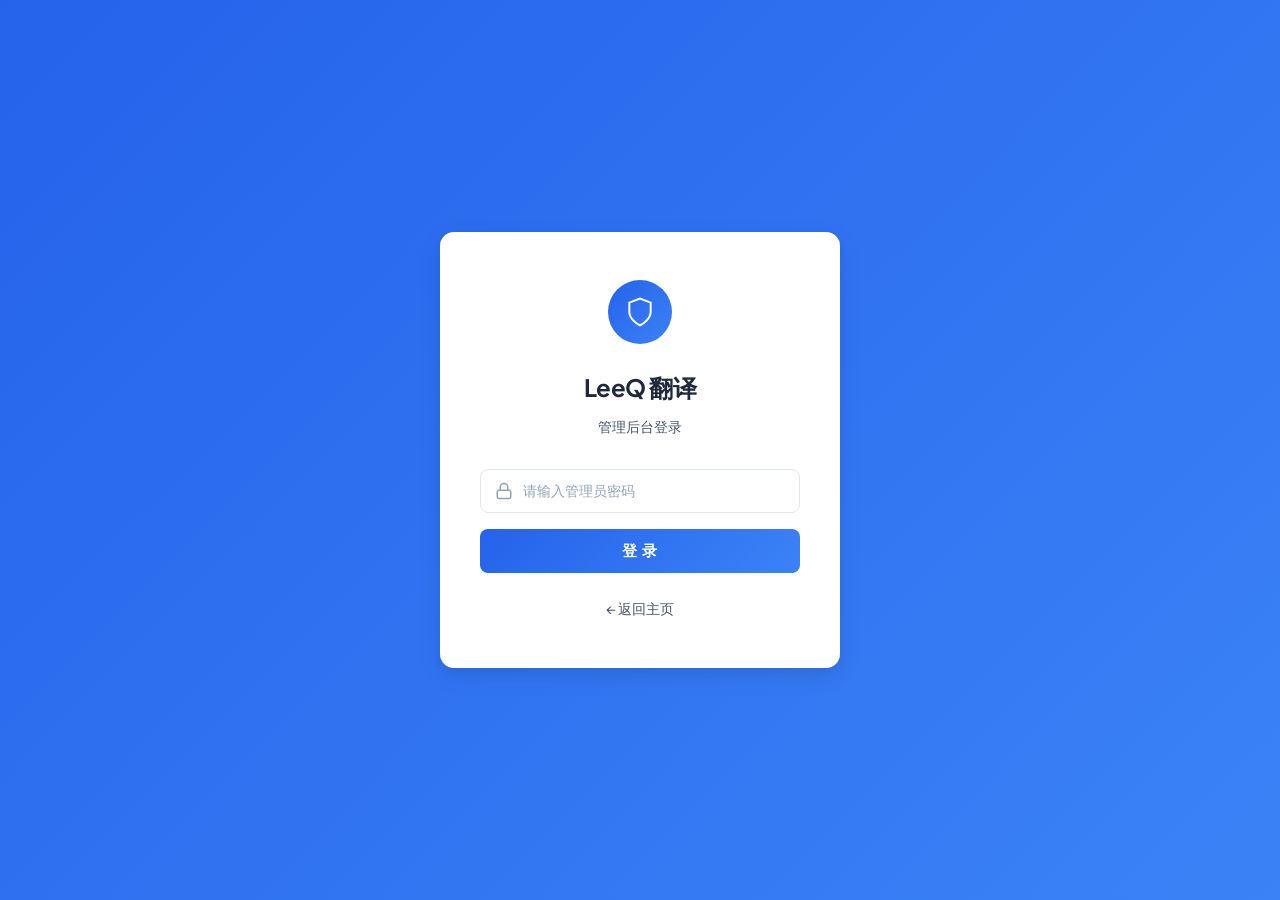
<file: admin.html>
<!DOCTYPE html>
<html lang="zh-CN">
<head>
  <meta charset="UTF-8">
  <meta name="viewport" content="width=device-width, initial-scale=1.0">
  <meta name="robots" content="noindex, nofollow">
  <title>管理后台 - LeeQ 翻译</title>
  <link rel="stylesheet" href="/css/admin.css?v=2">
</head>
<body>
  <!-- Login Page -->
  <div id="loginPage" class="login-page">
    <div class="login-card">
      <div class="login-icon">
        <svg viewBox="0 0 24 24" fill="none" stroke="currentColor" stroke-width="1.5" width="32" height="32">
          <path d="M12 22s8-4 8-10V5l-8-3-8 3v7c0 6 8 10 8 10z"/>
        </svg>
      </div>
      <h1 class="login-title">LeeQ 翻译</h1>
      <p class="login-subtitle">管理后台登录</p>
      <div class="login-form">
        <div class="input-group">
          <svg viewBox="0 0 24 24" fill="none" stroke="currentColor" stroke-width="2" width="18" height="18">
            <rect x="3" y="11" width="18" height="11" rx="2" ry="2"/><path d="M7 11V7a5 5 0 0 1 10 0v4"/>
          </svg>
          <input id="adminPassword" class="login-input" type="password" placeholder="请输入管理员密码" autocomplete="current-password">
        </div>
        <button class="login-btn" onclick="handleLogin()">登 录</button>
      </div>
      <a href="/" class="login-back">← 返回主页</a>
    </div>
  </div>

  <!-- Dashboard -->
  <div id="dashboardPage" style="display:none">
    <div class="dashboard-layout">
      <!-- Sidebar -->
      <aside class="sidebar">
        <div class="sidebar-header">
          <div class="sidebar-logo">
            <svg viewBox="0 0 24 24" fill="none" stroke="currentColor" stroke-width="2">
              <path d="M12 22s8-4 8-10V5l-8-3-8 3v7c0 6 8 10 8 10z"/>
            </svg>
          </div>
          <span class="sidebar-title">LLM Chat</span>
          <button class="sidebar-close" onclick="toggleSidebar()" aria-label="关闭侧边栏">
            <svg viewBox="0 0 24 24" fill="none" stroke="currentColor" stroke-width="2" width="18" height="18" aria-hidden="true">
              <line x1="18" y1="6" x2="6" y2="18"/><line x1="6" y1="6" x2="18" y2="18"/>
            </svg>
          </button>
        </div>
        <nav class="sidebar-nav">
          <div class="nav-item active" data-section="dashboard" onclick="switchSection('dashboard')">
            <svg viewBox="0 0 24 24" fill="none" stroke="currentColor" stroke-width="2">
              <rect x="3" y="3" width="7" height="7" rx="1"/><rect x="14" y="3" width="7" height="7" rx="1"/>
              <rect x="3" y="14" width="7" height="7" rx="1"/><rect x="14" y="14" width="7" height="7" rx="1"/>
            </svg>
            仪表盘
          </div>
          <div class="nav-item" data-section="models" onclick="switchSection('models')">
            <svg viewBox="0 0 24 24" fill="none" stroke="currentColor" stroke-width="2">
              <path d="M12 2L2 7l10 5 10-5-10-5z"/><path d="M2 17l10 5 10-5"/><path d="M2 12l10 5 10-5"/>
            </svg>
            模型管理
          </div>
          <div class="nav-item" data-section="apikey" onclick="switchSection('apikey')">
            <svg viewBox="0 0 24 24" fill="none" stroke="currentColor" stroke-width="2">
              <rect x="3" y="11" width="18" height="11" rx="2" ry="2"/><path d="M7 11V7a5 5 0 0 1 10 0v4"/>
            </svg>
            API 管理
          </div>
          <div class="nav-item" data-section="seo" onclick="switchSection('seo')">
            <svg viewBox="0 0 24 24" fill="none" stroke="currentColor" stroke-width="2">
              <circle cx="11" cy="11" r="8"/><line x1="21" y1="21" x2="16.65" y2="16.65"/>
            </svg>
            SEO 设置
          </div>
          <div class="nav-item" data-section="stats" onclick="switchSection('stats')">
            <svg viewBox="0 0 24 24" fill="none" stroke="currentColor" stroke-width="2">
              <path d="M18 20V10"/><path d="M12 20V4"/><path d="M6 20v-6"/>
            </svg>
            访问统计
          </div>
          <div class="nav-item" data-section="usage" onclick="switchSection('usage')">
            <svg viewBox="0 0 24 24" fill="none" stroke="currentColor" stroke-width="2">
              <path d="M12 20V10"/><path d="M18 20V4"/><path d="M6 20v-4"/>
            </svg>
            API 用量
          </div>
          <div class="nav-item" data-section="analytics" onclick="switchSection('analytics')">
            <svg viewBox="0 0 24 24" fill="none" stroke="currentColor" stroke-width="2">
              <circle cx="12" cy="12" r="10"/><path d="M12 2a15.3 15.3 0 0 1 4 10 15.3 15.3 0 0 1-4 10 15.3 15.3 0 0 1-4-10 15.3 15.3 0 0 1 4-10z"/><line x1="2" y1="12" x2="22" y2="12"/>
            </svg>
            高级分析
          </div>
          <div class="nav-item" data-section="prompt" onclick="switchSection('prompt')">
            <svg viewBox="0 0 24 24" fill="none" stroke="currentColor" stroke-width="2">
              <path d="M12 20h9"/><path d="M16.5 3.5a2.121 2.121 0 0 1 3 3L7 19l-4 1 1-4L16.5 3.5z"/>
            </svg>
            提示词模板
          </div>
          <div class="nav-item" data-section="search" onclick="switchSection('search')">
            <svg viewBox="0 0 24 24" fill="none" stroke="currentColor" stroke-width="2">
              <circle cx="11" cy="11" r="8"/><line x1="21" y1="21" x2="16.65" y2="16.65"/>
            </svg>
            搜索配置
          </div>
          <div class="nav-item" data-section="skills" onclick="switchSection('skills')">
            <svg viewBox="0 0 24 24" fill="none" stroke="currentColor" stroke-width="2">
              <polygon points="12 2 15.09 8.26 22 9.27 17 14.14 18.18 21.02 12 17.77 5.82 21.02 7 14.14 2 9.27 8.91 8.26 12 2"/>
            </svg>
            技能管理
          </div>
          <div class="nav-item" data-section="system" onclick="switchSection('system')">
            <svg viewBox="0 0 24 24" fill="none" stroke="currentColor" stroke-width="2">
              <circle cx="12" cy="12" r="3"/><path d="M19.4 15a1.65 1.65 0 0 0 .33 1.82l.06.06a2 2 0 0 1 0 2.83 2 2 0 0 1-2.83 0l-.06-.06a1.65 1.65 0 0 0-1.82-.33 1.65 1.65 0 0 0-1 1.51V21a2 2 0 0 1-2 2 2 2 0 0 1-2-2v-.09A1.65 1.65 0 0 0 9 19.4a1.65 1.65 0 0 0-1.82.33l-.06.06a2 2 0 0 1-2.83 0 2 2 0 0 1 0-2.83l.06-.06A1.65 1.65 0 0 0 4.68 15a1.65 1.65 0 0 0-1.51-1H3a2 2 0 0 1-2-2 2 2 0 0 1 2-2h.09A1.65 1.65 0 0 0 4.6 9a1.65 1.65 0 0 0-.33-1.82l-.06-.06a2 2 0 0 1 0-2.83 2 2 0 0 1 2.83 0l.06.06A1.65 1.65 0 0 0 9 4.68a1.65 1.65 0 0 0 1-1.51V3a2 2 0 0 1 2-2 2 2 0 0 1 2 2v.09a1.65 1.65 0 0 0 1 1.51 1.65 1.65 0 0 0 1.82-.33l.06-.06a2 2 0 0 1 2.83 0 2 2 0 0 1 0 2.83l-.06.06A1.65 1.65 0 0 0 19.4 9a1.65 1.65 0 0 0 1.51 1H21a2 2 0 0 1 2 2 2 2 0 0 1-2 2h-.09a1.65 1.65 0 0 0-1.51 1z"/>
            </svg>
            系统设置
          </div>
          <div class="nav-item" data-section="logs" onclick="switchSection('logs')">
            <svg viewBox="0 0 24 24" fill="none" stroke="currentColor" stroke-width="2">
              <path d="M14 2H6a2 2 0 0 0-2 2v16a2 2 0 0 0 2 2h12a2 2 0 0 0 2-2V8z"/><polyline points="14 2 14 8 20 8"/><line x1="16" y1="13" x2="8" y2="13"/><line x1="16" y1="17" x2="8" y2="17"/><polyline points="10 9 9 9 8 9"/>
            </svg>
            访问日志
          </div>
          <div class="nav-item" data-section="spider" onclick="switchSection('spider')">
            <svg viewBox="0 0 24 24" fill="none" stroke="currentColor" stroke-width="2">
              <circle cx="12" cy="12" r="3"/><circle cx="5" cy="6" r="2"/><circle cx="19" cy="6" r="2"/><circle cx="5" cy="18" r="2"/><circle cx="19" cy="18" r="2"/><line x1="12" y1="9" x2="5" y2="6"/><line x1="12" y1="9" x2="19" y2="6"/><line x1="12" y1="15" x2="5" y2="18"/><line x1="12" y1="15" x2="19" y2="18"/>
            </svg>
            爬虫日志
          </div>
          <div class="nav-item" data-section="health" onclick="switchSection('health')">
            <svg viewBox="0 0 24 24" fill="none" stroke="currentColor" stroke-width="2">
              <path d="M22 12h-4l-3 9L9 3l-3 9H2"/>
            </svg>
            健康监控
          </div>
          <div class="nav-item" data-section="backup" onclick="switchSection('backup')">
            <svg viewBox="0 0 24 24" fill="none" stroke="currentColor" stroke-width="2">
              <path d="M21 15v4a2 2 0 0 1-2 2H5a2 2 0 0 1-2-2v-4"/><polyline points="17 8 12 3 7 8"/><line x1="12" y1="3" x2="12" y2="15"/>
            </svg>
            数据备份
          </div>
        </nav>
        <div class="sidebar-footer">
          <div class="sidebar-user">
            <div class="sidebar-user-avatar">管</div>
            <span class="sidebar-user-name">管理员</span>
          </div>
          <button class="sidebar-logout" id="langToggleBtn" onclick="switchLang(currentLang==='zh'?'en':'zh')" style="margin-bottom:8px;font-weight:600">EN</button>
          <button class="sidebar-logout" onclick="handleLogout()" data-i18n="login.submit">退出</button>
        </div>
      </aside>

      <!-- Main Content -->
      <div class="main-content">
        <header class="content-header">
          <button class="menu-toggle" onclick="toggleSidebar()">
            <svg viewBox="0 0 24 24" fill="none" stroke="currentColor" stroke-width="2" width="20" height="20">
              <line x1="3" y1="6" x2="21" y2="6"/><line x1="3" y1="12" x2="21" y2="12"/><line x1="3" y1="18" x2="21" y2="18"/>
            </svg>
          </button>
          <h1 class="content-title" id="pageTitle">仪表盘</h1>
          <div class="content-actions">
            <a href="/" class="content-link">
              <svg viewBox="0 0 24 24" fill="none" stroke="currentColor" stroke-width="2" width="16" height="16">
                <path d="M3 9l9-7 9 7v11a2 2 0 0 1-2 2H5a2 2 0 0 1-2-2z"/>
              </svg>
              返回主页
            </a>
          </div>
        </header>

        <div class="sidebar-overlay" onclick="toggleSidebar()"></div>

        <div class="content-body">
          <!-- Dashboard Section -->
          <div id="section-dashboard">
            <div class="stat-cards">
              <div class="stat-card">
                <div class="stat-card-icon primary">
                  <svg viewBox="0 0 24 24" fill="none" stroke="currentColor" stroke-width="2" width="20" height="20">
                    <path d="M21 15a2 2 0 0 1-2 2H7l-4 4V5a2 2 0 0 1 2-2h14a2 2 0 0 1 2 2z"/>
                  </svg>
                </div>
                <div class="stat-card-value" id="todayMessages">0</div>
                <div class="stat-card-label">今日消息量</div>
              </div>
              <div class="stat-card">
                <div class="stat-card-icon success">
                  <svg viewBox="0 0 24 24" fill="none" stroke="currentColor" stroke-width="2" width="20" height="20">
                    <path d="M17 21v-2a4 4 0 0 0-4-4H5a4 4 0 0 0-4 4v2"/><circle cx="9" cy="7" r="4"/>
                    <path d="M23 21v-2a4 4 0 0 0-3-3.87"/><path d="M16 3.13a4 4 0 0 1 0 7.75"/>
                  </svg>
                </div>
                <div class="stat-card-value" id="activeUsers">0</div>
                <div class="stat-card-label">已配置提供商</div>
              </div>
              <div class="stat-card">
                <div class="stat-card-icon warning">
                  <svg viewBox="0 0 24 24" fill="none" stroke="currentColor" stroke-width="2" width="20" height="20">
                    <polygon points="13 2 3 14 12 14 11 22 21 10 12 10 13 2"/>
                  </svg>
                </div>
                <div class="stat-card-value" id="tokenUsage">0</div>
                <div class="stat-card-label">Token 消耗</div>
              </div>
              <div class="stat-card">
                <div class="stat-card-icon info">
                  <svg viewBox="0 0 24 24" fill="none" stroke="currentColor" stroke-width="2" width="20" height="20">
                    <rect x="4" y="4" width="16" height="16" rx="2" ry="2"/>
                    <rect x="9" y="9" width="6" height="6"/>
                    <line x1="9" y1="1" x2="9" y2="4"/><line x1="15" y1="1" x2="15" y2="4"/>
                    <line x1="9" y1="20" x2="9" y2="23"/><line x1="15" y1="20" x2="15" y2="23"/>
                    <line x1="20" y1="9" x2="23" y2="9"/><line x1="20" y1="14" x2="23" y2="14"/>
                    <line x1="1" y1="9" x2="4" y2="9"/><line x1="1" y1="14" x2="4" y2="14"/>
                  </svg>
                </div>
                <div class="stat-card-value" id="availableModels">0</div>
                <div class="stat-card-label">可用模型</div>
              </div>
              <div class="stat-card">
                <div class="stat-card-icon primary">
                  <svg viewBox="0 0 24 24" fill="none" stroke="currentColor" stroke-width="2" width="20" height="20">
                    <path d="M12.87 15.07l-2.54-2.51.03-.03A17.52 17.52 0 0 0 14.07 6H17V4h-7V2H8v2H1v2h11.17C11.5 7.92 10.44 9.75 9 11.35 8.07 10.32 7.3 9.19 6.69 8h-2c.73 1.63 1.73 3.17 2.98 4.56l-5.09 5.02L4 19l5-5 3.11 3.11.76-2.04zM18.5 10h-2L12 22h2l4.5-12z"/>
                  </svg>
                </div>
                <div class="stat-card-value" id="translations">0</div>
                <div class="stat-card-label">翻译次数</div>
              </div>
            </div>

            <!-- 实时数据大屏 -->
            <div class="realtime-panel">
              <div class="realtime-header">
                <span class="realtime-title">
                  <span class="realtime-dot"></span>
                  <span data-i18n="realtime.title">实时监控</span>
                </span>
                <span class="realtime-status" id="realtimeStatus" data-i18n="realtime.connected">已连接</span>
              </div>
              <div class="realtime-body">
                <div class="realtime-stat">
                  <div class="realtime-stat-value" id="rtTodayCalls">0</div>
                  <div class="realtime-stat-label" data-i18n="realtime.todayCalls">今日翻译</div>
                </div>
                <div class="realtime-stat">
                  <div class="realtime-stat-value" id="rtTodayVisitors">0</div>
                  <div class="realtime-stat-label" data-i18n="realtime.todayVisitors">今日访客</div>
                </div>
                <div class="realtime-stat">
                  <div class="realtime-stat-value" id="rtSuccessRate">-</div>
                  <div class="realtime-stat-label" data-i18n="realtime.successRate">成功率</div>
                </div>
                <div class="realtime-stat">
                  <div class="realtime-stat-value" id="rtAvgLatency">-</div>
                  <div class="realtime-stat-label" data-i18n="realtime.avgLatency">平均延迟</div>
                </div>
              </div>
              <div class="realtime-log" id="realtimeLog">
                <div class="realtime-log-empty" data-i18n="realtime.waiting">等待实时数据...</div>
              </div>
            </div>

            <div class="charts-row">
              <div class="chart-card">
                <div class="chart-card-header">
                  <span class="chart-card-title">消息趋势</span>
                  <div class="chart-card-tabs">
                    <button class="chart-tab active">7天</button>
                    <button class="chart-tab">30天</button>
                  </div>
                </div>
                <div class="chart-card-body">
                  <div id="messagesChart" class="chart-bar-container"></div>
                </div>
              </div>
              <div class="chart-card">
                <div class="chart-card-header">
                  <span class="chart-card-title">模型调用排行</span>
                </div>
                <div class="chart-card-body">
                  <div id="modelRanking" class="ranking-list"></div>
                </div>
              </div>
            </div>
          </div>

          <!-- Models Section -->
          <div id="section-models" style="display:none">
            <div class="section-card">
              <div class="section-header" id="modelsSectionHeader">
                <span class="section-title">模型选择</span>
                <div id="modelsHeaderActions" style="display:flex;align-items:center;gap:8px;flex:1;justify-content:flex-end">
                  <button class="btn btn-primary" onclick="handleSaveConfig()">保存全部配置</button>
                </div>
              </div>
              <div class="section-body" style="padding:0">
                <div id="providersList">
                  <div class="empty-state">
                    <svg viewBox="0 0 24 24" fill="none" stroke="currentColor" stroke-width="1.5" width="48" height="48">
                      <path d="M12 2L2 7l10 5 10-5-10-5z"/><path d="M2 17l10 5 10-5"/><path d="M2 12l10 5 10-5"/>
                    </svg>
                    <p>请先在 API 管理中保存 API Key 获取模型</p>
                  </div>
                </div>
              </div>
            </div>
          </div>

          <!-- API Key Section -->
          <div id="section-apikey" style="display:none">
            <div class="section-card">
              <div class="section-header">
                <span class="section-title">添加 API Key</span>
              </div>
              <div class="section-body">
                <div class="form-grid">
                  <div class="form-group">
                    <label class="form-label">提供商</label>
                    <select id="apiKeyProviderSelect" class="form-select">
                      <option value="openai">OpenAI</option>
                      <option value="anthropic">Claude</option>
                      <option value="gemini">Gemini</option>
                      <option value="deepseek">DeepSeek</option>
                      <option value="nvidia">NVIDIA NIM</option>
                      <option value="baidu">百度文心</option>
                      <option value="aliyun">阿里通义</option>
                      <option value="zhipu">智谱 AI</option>
                      <option value="minimax">MiniMax</option>
                      <option value="moonshot">月之暗面 Kimi</option>
                      <option value="xunfei">讯飞星火</option>
                      <option value="tencent">腾讯混元</option>
                      <option value="custom">自定义 API</option>
                    </select>
                  </div>
                  <div class="form-group" id="customEndpointRow" style="display:none">
                    <label class="form-label">API 端点</label>
                    <input id="customEndpoint" class="form-input" type="url" placeholder="https://api.example.com/v1">
                  </div>
                  <div class="form-group full-width">
                    <label class="form-label">API Key</label>
                    <input id="apiKeyInput" class="form-input" type="password" placeholder="sk-...">
                  </div>
                </div>
                <div style="display:flex;gap:8px;margin-top:16px">
                  <button class="btn btn-primary" onclick="handleSaveApiKey()">保存 Key</button>
                  <button class="btn btn-default" onclick="handleTestKey()">测试连接</button>
                </div>
              </div>
            </div>
            <div class="section-card">
              <div class="section-header">
                <span class="section-title">已保存的 Key</span>
              </div>
              <div class="section-body">
                <div id="savedKeysList" class="key-list"></div>
              </div>
            </div>
          </div>

          <!-- SEO Section -->
          <div id="section-seo" style="display:none">
            <div class="section-card">
              <div class="section-header">
                <span class="section-title">SEO 配置</span>
              </div>
              <div class="section-body">
                <div class="form-grid">
                  <div class="form-group full-width">
                    <label class="form-label">网站标题</label>
                    <input id="seoTitle" class="form-input" placeholder="LeeQ 翻译">
                  </div>
                  <div class="form-group full-width">
                    <label class="form-label">网站描述</label>
                    <textarea id="seoDescription" class="form-textarea" rows="3" placeholder="基于大语言模型的多语言翻译工具"></textarea>
                  </div>
                  <div class="form-group full-width">
                    <label class="form-label">关键词</label>
                    <input id="seoKeywords" class="form-input" placeholder="翻译,多语言,LLM,翻译工具">
                  </div>
                </div>
                <div style="display:flex;justify-content:flex-end;margin-top:16px">
                  <button class="btn btn-primary" onclick="handleSaveSeo()">保存设置</button>
                </div>
              </div>
            </div>
          </div>

          <!-- Stats Section -->
          <div id="section-stats" style="display:none">
            <div class="stat-cards">
              <div class="stat-card">
                <div class="stat-card-icon info">
                  <svg viewBox="0 0 24 24" fill="none" stroke="currentColor" stroke-width="2" width="20" height="20">
                    <path d="M17 21v-2a4 4 0 0 0-4-4H5a4 4 0 0 0-4 4v2"/><circle cx="9" cy="7" r="4"/>
                  </svg>
                </div>
                <div class="stat-card-value" id="todayUnique">0</div>
                <div class="stat-card-label">今日独立访客</div>
              </div>
              <div class="stat-card">
                <div class="stat-card-icon green">
                  <svg viewBox="0 0 24 24" fill="none" stroke="currentColor" stroke-width="2" width="20" height="20">
                    <polyline points="22 12 18 12 15 21 9 3 6 12 2 12"/>
                  </svg>
                </div>
                <div class="stat-card-value" id="todayTotal">0</div>
                <div class="stat-card-label">今日总访问</div>
              </div>
              <div class="stat-card">
                <div class="stat-card-icon orange">
                  <svg viewBox="0 0 24 24" fill="none" stroke="currentColor" stroke-width="2" width="20" height="20">
                    <rect x="3" y="4" width="18" height="18" rx="2" ry="2"/>
                    <line x1="16" y1="2" x2="16" y2="6"/><line x1="8" y1="2" x2="8" y2="6"/>
                    <line x1="3" y1="10" x2="21" y2="10"/>
                  </svg>
                </div>
                <div class="stat-card-value" id="weekUnique">0</div>
                <div class="stat-card-label">近7日独立访客</div>
              </div>
            </div>
            <div class="section-card">
              <div class="section-header">
                <span class="section-title">7日访问趋势</span>
              </div>
              <div class="section-body">
                <div id="statsChart" class="chart-bar-container"></div>
              </div>
            </div>
          </div>

          <!-- Usage Section -->
          <div id="section-usage" style="display:none">
            <div class="section-card">
              <div class="section-header">
                <span class="section-title">API 用量统计</span>
                <select id="usageDays" class="form-select" style="width:auto;height:34px" onchange="loadUsage()">
                  <option value="1">今天</option>
                  <option value="7" selected>近7天</option>
                  <option value="30">近30天</option>
                </select>
              </div>
              <div class="section-body" style="padding:0;overflow-x:auto">
                <table class="log-table" style="width:100%;border-collapse:collapse">
                  <thead>
                    <tr>
                      <th style="padding:10px 16px;text-align:left;font-size:12px;color:var(--text-muted);border-bottom:1px solid var(--border-light)">提供商</th>
                      <th style="padding:10px 16px;text-align:right;font-size:12px;color:var(--text-muted);border-bottom:1px solid var(--border-light)">调用次数</th>
                      <th style="padding:10px 16px;text-align:right;font-size:12px;color:var(--text-muted);border-bottom:1px solid var(--border-light)">字符数</th>
                      <th style="padding:10px 16px;text-align:right;font-size:12px;color:var(--text-muted);border-bottom:1px solid var(--border-light)">错误数</th>
                      <th style="padding:10px 16px;text-align:right;font-size:12px;color:var(--text-muted);border-bottom:1px solid var(--border-light)">成功率</th>
                      <th style="padding:10px 16px;text-align:right;font-size:12px;color:var(--text-muted);border-bottom:1px solid var(--border-light)">平均延迟</th>
                    </tr>
                  </thead>
                  <tbody id="usageTableBody">
                    <tr><td colspan="6" style="text-align:center;padding:48px;color:var(--text-muted)">点击刷新加载数据</td></tr>
                  </tbody>
                </table>
              </div>
            </div>
          </div>

          <!-- Analytics Section -->
          <div id="section-analytics" style="display:none">
            <div class="stat-cards" id="analyticsSummary">
              <div class="stat-card">
                <div class="stat-card-icon primary"><svg viewBox="0 0 24 24" fill="none" stroke="currentColor" stroke-width="2" width="20" height="20"><polyline points="22 12 18 12 15 21 9 3 6 12 2 12"/></svg></div>
                <div class="stat-card-value" id="analyticsTotalCalls">0</div>
                <div class="stat-card-label">总调用次数</div>
              </div>
              <div class="stat-card">
                <div class="stat-card-icon warning"><svg viewBox="0 0 24 24" fill="none" stroke="currentColor" stroke-width="2" width="20" height="20"><path d="M14 2H6a2 2 0 0 0-2 2v16a2 2 0 0 0 2 2h12a2 2 0 0 0 2-2V8z"/><polyline points="14 2 14 8 20 8"/></svg></div>
                <div class="stat-card-value" id="analyticsTotalChars">0</div>
                <div class="stat-card-label">总字符数</div>
              </div>
              <div class="stat-card">
                <div class="stat-card-icon success"><svg viewBox="0 0 24 24" fill="none" stroke="currentColor" stroke-width="2" width="20" height="20"><path d="M22 11.08V12a10 10 0 1 1-5.93-9.14"/><polyline points="22 4 12 14.01 9 11.01"/></svg></div>
                <div class="stat-card-value" id="analyticsSuccessRate">0%</div>
                <div class="stat-card-label">成功率</div>
              </div>
              <div class="stat-card">
                <div class="stat-card-icon info"><svg viewBox="0 0 24 24" fill="none" stroke="currentColor" stroke-width="2" width="20" height="20"><circle cx="12" cy="12" r="10"/><polyline points="12 6 12 12 16 14"/></svg></div>
                <div class="stat-card-value" id="analyticsAvgDaily">0</div>
                <div class="stat-card-label">日均调用</div>
              </div>
            </div>
            <div class="charts-row">
              <div class="chart-card">
                <div class="chart-card-header">
                  <span class="chart-card-title">每日调用量</span>
                  <select id="analyticsDays" class="form-select" style="width:auto;height:30px;font-size:12px" onchange="loadAnalytics()">
                    <option value="7" selected>7天</option>
                    <option value="14">14天</option>
                    <option value="30">30天</option>
                  </select>
                </div>
                <div class="chart-card-body">
                  <div id="analyticsDailyChart" class="chart-bar-container"></div>
                </div>
              </div>
              <div class="chart-card">
                <div class="chart-card-header">
                  <span class="chart-card-title">热门翻译语言对</span>
                </div>
                <div class="chart-card-body">
                  <div id="langPairChart" class="ranking-list"></div>
                </div>
              </div>
              <div class="chart-card">
                <div class="chart-card-header">
                  <span class="chart-card-title">用户地域分布</span>
                </div>
                <div class="chart-card-body">
                  <div id="countryChart" class="ranking-list"></div>
                </div>
              </div>
            </div>
            <div class="section-card">
              <div class="section-header">
                <span class="section-title">报表导出</span>
              </div>
              <div class="section-body">
                <p style="font-size:13px;color:var(--text-secondary);margin-bottom:16px">导出统计数据为 CSV 文件，可在 Excel 中打开。</p>
                <div style="display:flex;gap:12px">
                  <button class="btn btn-primary" onclick="handleExportReport()">
                    <svg viewBox="0 0 24 24" fill="none" stroke="currentColor" stroke-width="2" width="16" height="16"><path d="M21 15v4a2 2 0 0 1-2 2H5a2 2 0 0 1-2-2v-4"/><polyline points="7 10 12 15 17 10"/><line x1="12" y1="15" x2="12" y2="3"/></svg>
                    导出 CSV 报表
                  </button>
                </div>
              </div>
            </div>
          </div>

          <!-- Prompt Section -->
          <div id="section-prompt" style="display:none">
            <div class="section-card">
              <div class="section-header">
                <span class="section-title">提示词配置</span>
              </div>
              <div class="section-body">
                <div class="prompt-list">
                  <div class="prompt-item" data-key="translate" onclick="openPromptEditor('translate', '翻译提示词')">
                    <div class="prompt-item-icon">
                      <svg viewBox="0 0 24 24" fill="none" stroke="currentColor" stroke-width="2"><path d="M12.87 15.07l-2.54-2.51.03-.03A17.52 17.52 0 0 0 14.07 6H17V4h-7V2H8v2H1v2h11.17C11.5 7.92 10.44 9.75 9 11.35 8.07 10.32 7.3 9.19 6.69 8h-2c.73 1.63 1.73 3.17 2.98 4.56l-5.09 5.02L4 19l5-5 3.11 3.11.76-2.04zM18.5 10h-2L12 22h2l4.5-12z"/></svg>
                    </div>
                    <div class="prompt-item-body">
                      <span class="prompt-item-name">翻译提示词</span>
                      <span class="prompt-item-preview" id="preview-translate">未配置</span>
                    </div>
                    <div class="prompt-item-arrow">
                      <svg viewBox="0 0 24 24" fill="none" stroke="currentColor" stroke-width="2"><polyline points="9 18 15 12 9 6"/></svg>
                    </div>
                  </div>
                  <div class="prompt-item" data-key="detect" onclick="openPromptEditor('detect', '语言检测提示词')">
                    <div class="prompt-item-icon">
                      <svg viewBox="0 0 24 24" fill="none" stroke="currentColor" stroke-width="2"><circle cx="11" cy="11" r="8"/><line x1="21" y1="21" x2="16.65" y2="16.65"/></svg>
                    </div>
                    <div class="prompt-item-body">
                      <span class="prompt-item-name">语言检测提示词</span>
                      <span class="prompt-item-preview" id="preview-detect">未配置</span>
                    </div>
                    <div class="prompt-item-arrow">
                      <svg viewBox="0 0 24 24" fill="none" stroke="currentColor" stroke-width="2"><polyline points="9 18 15 12 9 6"/></svg>
                    </div>
                  </div>
                </div>
                <div class="prompt-section-title">AIGC 检测提示词</div>
                <div class="prompt-list">
                  <div class="prompt-item" data-key="aigcCompliance" onclick="openPromptEditor('aigcCompliance', '合规检测提示词')">
                    <div class="prompt-item-icon">
                      <svg viewBox="0 0 24 24" fill="none" stroke="currentColor" stroke-width="2"><path d="M9 12l2 2 4-4m5.618-4.016A11.955 11.955 0 0112 2.944a11.955 11.955 0 01-8.618 3.04A12.02 12.02 0 003 9c0 5.591 3.824 10.29 9 11.622 5.176-1.332 9-6.03 9-11.622 0-1.042-.133-2.052-.382-3.016z"/></svg>
                    </div>
                    <div class="prompt-item-body">
                      <span class="prompt-item-name">合规检测提示词</span>
                      <span class="prompt-item-preview" id="preview-aigcCompliance">未配置</span>
                    </div>
                    <div class="prompt-item-arrow">
                      <svg viewBox="0 0 24 24" fill="none" stroke="currentColor" stroke-width="2"><polyline points="9 18 15 12 9 6"/></svg>
                    </div>
                  </div>
                  <div class="prompt-item" data-key="aigcQuality" onclick="openPromptEditor('aigcQuality', '质量评估提示词')">
                    <div class="prompt-item-icon">
                      <svg viewBox="0 0 24 24" fill="none" stroke="currentColor" stroke-width="2"><polygon points="12 2 15.09 8.26 22 9.27 17 14.14 18.18 21.02 12 17.77 5.82 21.02 7 14.14 2 9.27 8.91 8.26 12 2"/></svg>
                    </div>
                    <div class="prompt-item-body">
                      <span class="prompt-item-name">质量评估提示词</span>
                      <span class="prompt-item-preview" id="preview-aigcQuality">未配置</span>
                    </div>
                    <div class="prompt-item-arrow">
                      <svg viewBox="0 0 24 24" fill="none" stroke="currentColor" stroke-width="2"><polyline points="9 18 15 12 9 6"/></svg>
                    </div>
                  </div>
                  <div class="prompt-item" data-key="aigcAiDetection" onclick="openPromptEditor('aigcAiDetection', 'AI生成检测提示词')">
                    <div class="prompt-item-icon">
                      <svg viewBox="0 0 24 24" fill="none" stroke="currentColor" stroke-width="2"><rect x="4" y="4" width="16" height="16" rx="2"/><line x1="9" y1="9" x2="15" y2="9"/><line x1="9" y1="13" x2="15" y2="13"/><line x1="9" y1="17" x2="12" y2="17"/></svg>
                    </div>
                    <div class="prompt-item-body">
                      <span class="prompt-item-name">AI生成检测提示词</span>
                      <span class="prompt-item-preview" id="preview-aigcAiDetection">未配置</span>
                    </div>
                    <div class="prompt-item-arrow">
                      <svg viewBox="0 0 24 24" fill="none" stroke="currentColor" stroke-width="2"><polyline points="9 18 15 12 9 6"/></svg>
                    </div>
                  </div>
                  <div class="prompt-item" data-key="aigcSensitiveInfo" onclick="openPromptEditor('aigcSensitiveInfo', '敏感信息检测提示词')">
                    <div class="prompt-item-icon">
                      <svg viewBox="0 0 24 24" fill="none" stroke="currentColor" stroke-width="2"><path d="M12 22s8-4 8-10V5l-8-3-8 3v7c0 6 8 10 8 10z"/></svg>
                    </div>
                    <div class="prompt-item-body">
                      <span class="prompt-item-name">敏感信息检测提示词</span>
                      <span class="prompt-item-preview" id="preview-aigcSensitiveInfo">未配置</span>
                    </div>
                    <div class="prompt-item-arrow">
                      <svg viewBox="0 0 24 24" fill="none" stroke="currentColor" stroke-width="2"><polyline points="9 18 15 12 9 6"/></svg>
                    </div>
                  </div>
                </div>
              </div>
            </div>
          </div>

          <!-- Search Config Section -->
          <div id="section-search" style="display:none">
            <div class="section-card">
              <div class="section-header">
                <span class="section-title">搜索引擎配置</span>
              </div>
              <div class="section-body">
                <p style="font-size:13px;color:var(--text-secondary);margin-bottom:16px">设置搜索引擎 API Key 和启用状态。搜索功能通过 AI 模型模拟搜索，无需额外 API Key。</p>
                <div style="display:grid;grid-template-columns:repeat(auto-fill,minmax(280px,1fr));gap:16px">
                  <div class="search-engine-card">
                    <div class="search-engine-card-header">
                      <span class="search-engine-name">必应 (Bing)</span>
                      <label class="provider-toggle">
                        <input type="checkbox" id="searchBingEnabled" onchange="saveSearchConfig()">
                        <span class="provider-toggle-label">已启用</span>
                      </label>
                    </div>
                    <div class="search-engine-card-body">
                      <p class="search-engine-desc">Microsoft Bing 搜索，通过 AI 模拟搜索</p>
                    </div>
                  </div>
                  <div class="search-engine-card">
                    <div class="search-engine-card-header">
                      <span class="search-engine-name">百度 (Baidu)</span>
                      <label class="provider-toggle">
                        <input type="checkbox" id="searchBaiduEnabled" onchange="saveSearchConfig()">
                        <span class="provider-toggle-label">已启用</span>
                      </label>
                    </div>
                    <div class="search-engine-card-body">
                      <p class="search-engine-desc">百度搜索，通过 AI 模拟搜索</p>
                    </div>
                  </div>
                  <div class="search-engine-card">
                    <div class="search-engine-card-header">
                      <span class="search-engine-name">搜狗 (Sogou)</span>
                      <label class="provider-toggle">
                        <input type="checkbox" id="searchSogouEnabled" onchange="saveSearchConfig()">
                        <span class="provider-toggle-label">已启用</span>
                      </label>
                    </div>
                    <div class="search-engine-card-body">
                      <p class="search-engine-desc">搜狗搜索，通过 AI 模拟搜索</p>
                    </div>
                  </div>
                  <div class="search-engine-card">
                    <div class="search-engine-card-header">
                      <span class="search-engine-name">Yandex</span>
                      <label class="provider-toggle">
                        <input type="checkbox" id="searchYandexEnabled" onchange="saveSearchConfig()">
                        <span class="provider-toggle-label">已启用</span>
                      </label>
                    </div>
                    <div class="search-engine-card-body">
                      <p class="search-engine-desc">Yandex 搜索，通过 AI 模拟搜索</p>
                    </div>
                  </div>
                </div>
                <div style="margin-top:16px;padding:12px;background:var(--bg-secondary);border-radius:8px;font-size:12px;color:var(--text-muted)">
                  <strong>说明：</strong>搜索功能通过 AI 模型模拟搜索引擎行为。开启/关闭开关后自动保存，聊天页面仅显示已启用的搜索引擎。
                </div>
              </div>
            </div>
          </div>

          <!-- Skills Management Section -->
          <div id="section-skills" style="display:none">
            <div class="section-card">
              <div class="section-header">
                <span class="section-title">技能管理</span>
                <button class="btn btn-primary btn-sm" onclick="openSkillEditor()">添加技能</button>
              </div>
              <div class="section-body">
                <p style="font-size:13px;color:var(--text-secondary);margin-bottom:16px">技能是预设的提示词模板，用户在聊天界面可以选择技能来改变 AI 的行为模式。</p>
                <div id="skillsList">
                  <div class="empty-state">
                    <svg viewBox="0 0 24 24" fill="none" stroke="currentColor" stroke-width="1.5" width="48" height="48">
                      <polygon points="12 2 15.09 8.26 22 9.27 17 14.14 18.18 21.02 12 17.77 5.82 21.02 7 14.14 2 9.27 8.91 8.26 12 2"/>
                    </svg>
                    <p>暂无技能，点击"添加技能"创建</p>
                  </div>
                </div>
              </div>
            </div>
          </div>

          <!-- System Section -->
          <div id="section-system" style="display:none">
            <div class="section-card">
              <div class="section-header">
                <span class="section-title">系统基础设置</span>
              </div>
              <div class="section-body">
                <div class="form-grid">
                  <div class="form-group">
                    <label class="form-label">网站名称</label>
                    <input id="sysSiteName" class="form-input" placeholder="LeeQ 翻译">
                  </div>
                  <div class="form-group">
                    <label class="form-label">默认目标语言</label>
                    <select id="sysDefaultTargetLang" class="form-select"></select>
                  </div>
                  <div class="form-group full-width">
                    <label class="form-label">页脚文案</label>
                    <input id="sysFooter" class="form-input" placeholder="Powered by LeeQ...">
                  </div>
                  <div class="form-group full-width">
                    <label class="form-label">公告内容（留空则不显示）</label>
                    <textarea id="sysAnnouncement" class="form-textarea" rows="2" placeholder="系统维护通知等内容..."></textarea>
                  </div>
                </div>
              </div>
            </div>
            <div class="section-card">
              <div class="section-header">
                <span class="section-title">翻译限制配置</span>
              </div>
              <div class="section-body">
                <div class="form-grid">
                  <div class="form-group">
                    <label class="form-label">单次最大字符数</label>
                    <input id="sysMaxCharLimit" class="form-input" type="number" min="100" max="50000" placeholder="5000">
                  </div>
                  <div class="form-group">
                    <label class="form-label">每日每IP翻译次数上限</label>
                    <input id="sysDailyFreeLimit" class="form-input" type="number" min="0" max="100000" placeholder="1000">
                  </div>
                </div>
              </div>
            </div>
            <div style="display:flex;justify-content:flex-end;margin-top:24px">
              <button class="btn btn-primary" onclick="handleSaveSystem()">保存系统设置</button>
            </div>
          </div>

          <!-- Logs Section -->
          <div id="section-logs" style="display:none">
            <div class="section-card">
              <div class="section-header">
                <span class="section-title">访问日志</span>
                <div style="display:flex;gap:8px">
                  <select id="logType" class="form-select" style="width:auto;height:34px" onchange="loadLogs()">
                    <option value="access">访问日志</option>
                    <option value="error">错误日志</option>
                  </select>
                  <select id="logDays" class="form-select" style="width:auto;height:34px" onchange="loadLogs()">
                    <option value="1">今天</option>
                    <option value="3">近3天</option>
                    <option value="7" selected>近7天</option>
                  </select>
                  <button class="btn btn-default btn-sm" onclick="loadLogs()">刷新</button>
                </div>
              </div>
              <div class="section-body" style="padding:0;max-height:600px;overflow-y:auto">
                <table class="log-table" style="width:100%;border-collapse:collapse">
                  <thead>
                    <tr>
                      <th style="padding:10px 16px;text-align:left;font-size:12px;color:var(--text-muted);border-bottom:1px solid var(--border-light)">时间</th>
                      <th style="padding:10px 16px;text-align:left;font-size:12px;color:var(--text-muted);border-bottom:1px solid var(--border-light)">IP</th>
                      <th style="padding:10px 16px;text-align:left;font-size:12px;color:var(--text-muted);border-bottom:1px solid var(--border-light)">语言对</th>
                      <th style="padding:10px 16px;text-align:left;font-size:12px;color:var(--text-muted);border-bottom:1px solid var(--border-light)">提供商</th>
                      <th style="padding:10px 16px;text-align:left;font-size:12px;color:var(--text-muted);border-bottom:1px solid var(--border-light)">状态</th>
                      <th style="padding:10px 16px;text-align:right;font-size:12px;color:var(--text-muted);border-bottom:1px solid var(--border-light)">耗时</th>
                    </tr>
                  </thead>
                  <tbody id="logTableBody">
                    <tr><td colspan="6" style="text-align:center;padding:48px;color:var(--text-muted)">点击刷新加载日志</td></tr>
                  </tbody>
                </table>
              </div>
            </div>
          </div>

          <!-- Spider Logs Section -->
          <div id="section-spider" style="display:none">
            <div class="section-card">
              <div class="section-header">
                <span class="section-title">爬虫日志</span>
                <div class="date-filter">
                  <input type="date" id="spiderDate" onchange="loadSpiderLogs()">
                  <button class="btn btn-primary btn-sm" onclick="loadSpiderLogs()">刷新</button>
                </div>
              </div>
              <div class="section-body">
                <div id="spiderStats" class="stats-grid"></div>
                <div id="spiderLogsList" class="log-list"></div>
              </div>
            </div>
          </div>

          <!-- Health Section -->
          <div id="section-health" style="display:none">
            <div class="section-card">
              <div class="section-header">
                <span class="section-title">模型健康监控</span>
                <button class="btn btn-primary btn-sm" onclick="checkHealth()">立即检测</button>
              </div>
              <div class="section-body" id="healthResults">
                <div class="empty-state">
                  <svg viewBox="0 0 24 24" fill="none" stroke="currentColor" stroke-width="1.5" width="48" height="48"><path d="M22 12h-4l-3 9L9 3l-3 9H2"/></svg>
                  <p>点击"立即检测"检查所有已启用提供商的健康状态</p>
                </div>
              </div>
            </div>
          </div>

          <!-- Backup Section -->
          <div id="section-backup" style="display:none">
            <div class="section-card">
              <div class="section-header">
                <span class="section-title">数据备份</span>
              </div>
              <div class="section-body">
                <p style="font-size:13px;color:var(--text-secondary);margin-bottom:20px">导出当前系统所有配置数据为 JSON 文件，可用于迁移或灾难恢复。导入备份将覆盖当前配置。</p>
                <div style="display:flex;gap:12px;flex-wrap:wrap">
                  <button class="btn btn-primary" onclick="handleExportBackup()">
                    <svg viewBox="0 0 24 24" fill="none" stroke="currentColor" stroke-width="2" width="16" height="16"><path d="M21 15v4a2 2 0 0 1-2 2H5a2 2 0 0 1-2-2v-4"/><polyline points="7 10 12 15 17 10"/><line x1="12" y1="15" x2="12" y2="3"/></svg>
                    导出备份
                  </button>
                  <label class="btn btn-default" style="cursor:pointer">
                    <svg viewBox="0 0 24 24" fill="none" stroke="currentColor" stroke-width="2" width="16" height="16"><path d="M21 15v4a2 2 0 0 1-2 2H5a2 2 0 0 1-2-2v-4"/><polyline points="17 8 12 3 7 8"/><line x1="12" y1="3" x2="12" y2="15"/></svg>
                    导入备份
                    <input type="file" accept=".json" onchange="handleImportBackup(event)" style="display:none">
                  </label>
                </div>
              </div>
            </div>
            <div class="section-card">
              <div class="section-header">
                <span class="section-title">备份说明</span>
              </div>
              <div class="section-body">
                <ul style="font-size:13px;color:var(--text-secondary);line-height:2;padding-left:20px">
                  <li>备份包含：系统配置、API Key、SEO 设置、系统设置、今日统计</li>
                  <li>备份不包含：翻译缓存、访问日志、历史统计数据</li>
                  <li>导入备份将<strong style="color:var(--danger)">覆盖</strong>当前所有配置，请谨慎操作</li>
                  <li>建议定期导出备份并保存到安全位置</li>
                </ul>
              </div>
            </div>
          </div>
        </div>
      </div>
    </div>
  </div>

  <div id="toastContainer" class="toast-container"></div>

  <script src="/js/utils.js"></script>
  <script src="/js/i18n.js"></script>
  <script>
    const DEFAULT_PROVIDERS = {
      openai: { name: 'OpenAI', enabled: false, models: [] },
      anthropic: { name: 'Claude', enabled: false, models: [] },
      gemini: { name: 'Gemini', enabled: false, models: [] },
      deepseek: { name: 'DeepSeek', enabled: false, models: [] },
      nvidia: { name: 'NVIDIA NIM', enabled: false, models: [] },
      baidu: { name: '百度文心', enabled: false, models: [] },
      aliyun: { name: '阿里通义', enabled: false, models: [] },
      zhipu: { name: '智谱 AI', enabled: false, models: [] },
      minimax: { name: 'MiniMax', enabled: false, models: [] },
      moonshot: { name: '月之暗面 Kimi', enabled: false, models: [] },
      xunfei: { name: '讯飞星火', enabled: false, models: [] },
      tencent: { name: '腾讯混元', enabled: false, models: [] },
      custom: { name: '自定义 API', enabled: false, models: [] }
    };

    let adminToken = sessionStorage.getItem('adminToken') || '';
    let currentProviders = JSON.parse(JSON.stringify(DEFAULT_PROVIDERS));

    document.addEventListener('DOMContentLoaded', () => {
      const apiKeyProviderSelect = document.getElementById('apiKeyProviderSelect');
      const customEndpointRow = document.getElementById('customEndpointRow');

      apiKeyProviderSelect.addEventListener('change', () => {
        customEndpointRow.style.display = apiKeyProviderSelect.value === 'custom' ? 'block' : 'none';
      });

      const passwordInput = document.getElementById('adminPassword');
      passwordInput.addEventListener('keydown', e => { if (e.key === 'Enter') handleLogin(); });

      if (adminToken) showDashboard();
    });

    function switchSection(name) {
      document.querySelectorAll('#dashboardPage > .dashboard-layout .content-body > div').forEach(s => s.style.display = 'none');
      document.getElementById('section-' + name).style.display = '';
      document.querySelectorAll('.nav-item').forEach(m => m.classList.remove('active'));
      document.querySelector(`.nav-item[data-section="${name}"]`).classList.add('active');
      const titles = {
        dashboard: '仪表盘',
        models: '模型管理',
        apikey: 'API 管理',
        seo: 'SEO 设置',
        stats: '访问统计',
        usage: 'API 用量',
        analytics: '高级分析',
        prompt: '提示词模板',
        search: '搜索配置',
        skills: '技能管理',
        system: '系统设置',
        logs: '访问日志',
        spider: '爬虫日志',
        health: '健康监控',
        backup: '数据备份'
      };
      document.getElementById('pageTitle').textContent = titles[name] || '';
      if (name === 'stats') loadStats();
      if (name === 'usage') loadUsage();
      if (name === 'analytics') loadAnalytics();
      if (name === 'health') checkHealth();
      if (name === 'search') loadSearchConfig();
      if (name === 'skills') loadSkills();
      if (name === 'logs') loadAccessLogs();
      if (name === 'spider') loadSpiderLogs();
      if (window.innerWidth <= 768) toggleSidebar();
    }

    function toggleSidebar() {
      document.querySelector('.sidebar').classList.toggle('open');
      document.querySelector('.sidebar-overlay').classList.toggle('active');
    }


    async function handleLogin() {
      const password = document.getElementById('adminPassword').value;
      if (!password) return;
      try {
        const res = await fetch('/api/admin/login', {
          method: 'POST',
          headers: { 'Content-Type': 'application/json' },
          body: JSON.stringify({ password })
        });
        const data = await res.json();
        if (data.code === 200) {
          adminToken = data.data.token;
          sessionStorage.setItem('adminToken', adminToken);
          showDashboard();
        } else {
          showToast(data.message, 'error');
        }
      } catch (err) {
        showToast('登录失败: ' + err.message, 'error');
      }
    }

    function handleLogout() {
      adminToken = '';
      sessionStorage.removeItem('adminToken');
      stopRealtimePolling();
      document.getElementById('loginPage').style.display = '';
      document.getElementById('dashboardPage').style.display = 'none';
    }

    async function showDashboard() {
      document.getElementById('loginPage').style.display = 'none';
      document.getElementById('dashboardPage').style.display = '';
      await Promise.all([loadConfig(), loadApiKeys(), loadSeo(), loadStats()]);
      updateDashboardStats();
      applyAdminI18n();
      startRealtimePolling();
    }

    async function loadConfig() {
      try {
        const res = await fetch('/api/admin/config', { headers: { 'Authorization': `Bearer ${adminToken}` } });
        const data = await res.json();
        if (data.code === 200) {
          const loadedProviders = data.data.providers || {};
          Object.entries(loadedProviders).forEach(([id, prov]) => {
            if (currentProviders[id]) {
              currentProviders[id] = { ...currentProviders[id], ...prov };
            }
          });
          renderProviders(currentProviders, true);
          promptData.translate = data.data.promptTemplates?.translate || '';
          promptData.detect = data.data.promptTemplates?.detect || '';
          var ap = data.data.aigcPrompts || {};
          promptData.aigcCompliance = ap.compliance || '';
          promptData.aigcQuality = ap.quality || '';
          promptData.aigcAiDetection = ap.aiDetection || '';
          promptData.aigcSensitiveInfo = ap.sensitiveInfo || '';
          // 更新列表预览
          ['translate', 'detect', 'aigcCompliance', 'aigcQuality', 'aigcAiDetection', 'aigcSensitiveInfo'].forEach(updatePromptPreview);
        }
      } catch {}
    }

    // 模型分页状态：按提供商存储当前页码，每页固定显示条数
    let modelPageState = {};
    const MODELS_PER_PAGE = 20;

    function renderProviders(providers, resetPages) {
      // 如果需要重置分页（如首次加载），清空分页状态
      if (resetPages) modelPageState = {};
      const list = document.getElementById('providersList');
      const headerActions = document.getElementById('modelsHeaderActions');
      list.innerHTML = '';
      let hasModels = false;
      
      // 构建统一的头部操作栏
      let headerHtml = '<button class="btn btn-primary" onclick="handleSaveConfig()" style="flex-shrink:0;height:28px;padding:2px 10px;font-size:11px">保存配置</button>';
      headerHtml += '<div style="display:flex;align-items:center;gap:4px;overflow-x:auto;padding-left:6px">';
      
      Object.entries(providers).forEach(([provId, prov]) => {
        const hasProvModels = prov.models && prov.models.length > 0;
        if (!hasProvModels) return;
        hasModels = true;

        // 计算已选模型数量
        const enabledCount = prov.modelEnabled ? prov.modelEnabled.length : 0;

        // 初始化该提供商的分页状态
        if (!(provId in modelPageState)) {
          if (enabledCount > 0 && prov.modelEnabled) {
            const firstEnabledModel = prov.modelEnabled[0];
            const modelIndex = prov.models.findIndex(m => m.id === firstEnabledModel);
            if (modelIndex !== -1) {
              modelPageState[provId] = Math.floor(modelIndex / MODELS_PER_PAGE) + 1;
            } else {
              modelPageState[provId] = 1;
            }
          } else {
            modelPageState[provId] = 1;
          }
        }
        const currentPage = modelPageState[provId];
        const totalPages = Math.ceil(prov.models.length / MODELS_PER_PAGE);
        const startIdx = (currentPage - 1) * MODELS_PER_PAGE;
        const pageModels = prov.models.slice(startIdx, startIdx + MODELS_PER_PAGE);

        // 添加供应商到头部操作栏
        const isActive = currentPage === 1 || Object.keys(modelPageState).length === 1;
        headerHtml += `<span data-prov-tab="${provId}" style="display:inline-flex;align-items:center;gap:4px;padding:2px 8px;background:${isActive ? 'var(--primary-light)' : 'var(--bg-secondary)'};border-radius:4px;font-size:11px;cursor:pointer;border:1px solid ${isActive ? 'var(--primary)' : 'var(--border-light)'};white-space:nowrap;line-height:1.4;height:24px" onclick="switchProvTab('${provId}')">
          <strong style="font-weight:600">${prov.name}</strong>
          <span style="color:var(--text-muted);font-size:10px">${prov.models.length}个${enabledCount > 0 ? `·<span style="color:var(--primary);font-weight:600">${enabledCount}</span>` : ''}</span>
        </span>
        <span style="display:inline-flex;gap:2px;white-space:nowrap">
          <button class="btn btn-default btn-sm" onclick="handleFetchModels('${provId}')" style="height:22px;padding:0 5px;font-size:10px;line-height:1.2" title="刷新模型">刷新</button>
          <button class="btn btn-primary btn-sm" onclick="handleTestAllModels('${provId}')" style="height:22px;padding:0 5px;font-size:10px;line-height:1.2" title="一键测速">测速</button>
          <label class="provider-toggle" style="font-size:10px;margin:0 1px;display:inline-flex;align-items:center;gap:2px;height:22px" title="启用/禁用">
            <input type="checkbox" class="provider-enable-cb" data-provider="${provId}" ${prov.enabled ? 'checked' : ''} style="width:12px;height:12px;flex-shrink:0">
          </label>
        </span>`;

        // 渲染供应商模型列表
        list.innerHTML += `<div class="provider-group" data-provider="${provId}" style="display:${isActive ? 'block' : 'none'};border:none;margin:0;border-radius:0;max-height:calc(100vh - 200px)">
          <div class="model-list" id="modelList-${provId}">`;
        // 渲染当前页的模型
        pageModels.forEach(m => {
          const enabled = prov.modelEnabled ? prov.modelEnabled.includes(m.id) : false;
          const tr = m.testResult;
          let speedHtml = '';
          if (tr) {
            const cls = tr.latency < 1000 ? 'speed-fast' : tr.latency < 3000 ? 'speed-normal' : 'speed-slow';
            speedHtml = `<span class="model-speed ${cls}">${tr.latency}ms</span>`;
          } else {
            speedHtml = `<button class="model-test-btn" data-prov="${provId}" data-mid="${m.id}" title="测试此模型">测试</button>`;
          }
          list.innerHTML += `<div class="model-item ${enabled ? 'active' : ''}">
            <div class="model-item-left">
              <input type="checkbox" class="model-cb" data-provider="${provId}" data-model="${m.id}" ${enabled ? 'checked' : ''}>
              <span class="model-name" title="${m.id}">${m.name || m.id}</span>
            </div>
            <div class="model-item-actions">
              ${speedHtml}
              <button class="model-del-btn" data-provider="${provId}" data-model="${m.id}" title="删除模型">
                <svg viewBox="0 0 24 24" fill="none" stroke="currentColor" stroke-width="2" width="14" height="14"><polyline points="3 6 5 6 21 6"/><path d="M19 6v14a2 2 0 0 1-2 2H7a2 2 0 0 1-2-2V6m3 0V4a2 2 0 0 1 2-2h4a2 2 0 0 1 2 2v2"/></svg>
              </button>
            </div>
          </div>`;
        });
        // 渲染分页控件
        if (totalPages > 1) {
          list.innerHTML += `<div class="model-pagination">
            <button class="page-btn ${currentPage === 1 ? 'disabled' : ''}" data-prov="${provId}" data-page="${currentPage - 1}">‹</button>
            <span class="page-info">第 ${currentPage} / ${totalPages} 页</span>
            <button class="page-btn ${currentPage === totalPages ? 'disabled' : ''}" data-prov="${provId}" data-page="${currentPage + 1}">›</button>
          </div>`;
        }
        list.innerHTML += `</div></div>`;
      });

      // 关闭头部div并更新标题栏
      headerHtml += '</div>';
      headerActions.innerHTML = headerHtml;

      if (!hasModels) {
        let noModelHtml = '<div class="empty-state"><svg viewBox="0 0 24 24" fill="none" stroke="currentColor" stroke-width="1.5" width="48" height="48"><path d="M12 2L2 7l10 5 10-5-10-5z"/><path d="M2 17l10 5 10-5"/><path d="M2 12l10 5 10-5"/></svg><p>暂无已获取的模型</p>';
        noModelHtml += '<p style="font-size:13px;color:var(--text-muted);margin-top:8px">请先在 API 管理中保存 API Key，然后在此处点击下方按钮获取模型列表</p></div>';

        const keysWithNoModels = Object.entries(currentProviders).filter(([, p]) => !p.models || p.models.length === 0);
        if (keysWithNoModels.length > 0) {
          noModelHtml = '<div class="empty-state"><svg viewBox="0 0 24 24" fill="none" stroke="currentColor" stroke-width="1.5" width="48" height="48"><path d="M12 2L2 7l10 5 10-5-10-5z"/><path d="M2 17l10 5 10-5"/><path d="M2 12l10 5 10-5"/></svg><p>以下提供商已配置 API Key，可获取模型：</p>';
          noModelHtml += '<div style="margin-top:16px;display:flex;flex-direction:column;gap:8px">';
          keysWithNoModels.forEach(([provId, prov]) => {
            if (prov.name && provId !== 'cloudflare') {
              noModelHtml += `<div style="display:flex;align-items:center;justify-content:space-between;padding:10px 16px;background:var(--bg-secondary);border-radius:8px;border:1px solid var(--border-default)">
                <span><strong>${prov.name}</strong><span style="margin-left:8px;font-size:12px;color:var(--text-muted)">(${provId})</span></span>
                <button class="btn btn-primary btn-sm" onclick="handleFetchModels('${provId}')">获取模型</button>
              </div>`;
            }
          });
          noModelHtml += '</div></div>';
        }

        list.innerHTML = noModelHtml;
      } else {
        bindModelTestButtons();
      }
    }

    // 切换供应商标签页
    function switchProvTab(provId) {
      // 更新标签样式
      document.querySelectorAll('[data-prov-tab]').forEach(tab => {
        const isActive = tab.dataset.provTab === provId;
        tab.style.background = isActive ? 'var(--primary-light)' : 'var(--bg-secondary)';
        tab.style.borderColor = isActive ? 'var(--primary)' : 'var(--border-light)';
      });
      // 切换供应商列表显示
      document.querySelectorAll('.provider-group').forEach(group => {
        group.style.display = group.dataset.provider === provId ? 'block' : 'none';
      });
    }

    async function loadApiKeys() {
      try {
        const res = await fetch('/api/admin/apiKeys', { headers: { 'Authorization': `Bearer ${adminToken}` } });
        const data = await res.json();
        if (data.code === 200) renderSavedKeys(data.data);
      } catch {}
    }

    function renderSavedKeys(keys) {
      const list = document.getElementById('savedKeysList');
      if (!keys || Object.keys(keys).length === 0) {
        list.innerHTML = '<div class="empty-state"><p>暂无已保存的 API Key</p></div>';
        return;
      }
      list.innerHTML = '';
      Object.entries(keys).forEach(([provider, keyData]) => {
        const provName = DEFAULT_PROVIDERS[provider]?.name || provider;
        const hasModels = currentProviders[provider]?.models?.length > 0;
        list.innerHTML += `<div class="key-list-item">
          <div class="key-list-item-left">
            <span class="key-list-item-name">${provName}</span>
            <span class="key-list-item-mask">${keyData.apiKey || '未设置'}</span>
          </div>
          <div style="display:flex;align-items:center;gap:8px">
            <span class="tag ${hasModels ? 'tag-success' : 'tag-default'}">${hasModels ? '已获取 ' + currentProviders[provider].models.length + ' 个模型' : '待获取模型'}</span>
            <button class="btn btn-danger btn-sm" onclick="handleDeleteApiKey('${provider}')">
              <svg viewBox="0 0 24 24" fill="none" stroke="currentColor" stroke-width="2" width="14" height="14"><polyline points="3 6 5 6 21 6"/><path d="M19 6v14a2 2 0 0 1-2 2H7a2 2 0 0 1-2-2V6m3 0V4a2 2 0 0 1 2-2h4a2 2 0 0 1 2 2v2"/></svg>
            </button>
          </div>
        </div>`;
      });
    }

    async function handleSaveApiKey() {
      const provider = apiKeyProviderSelect.value;
      const apiKey = document.getElementById('apiKeyInput').value;
      const customEndpoint = provider === 'custom' ? document.getElementById('customEndpoint').value : '';
      if (!provider || !apiKey) return showToast('请选择提供商并输入 API Key', 'error');
      try {
        const res = await fetch('/api/admin/apiKeys', {
          method: 'POST',
          headers: { 'Content-Type': 'application/json', 'Authorization': `Bearer ${adminToken}` },
          body: JSON.stringify({ provider, apiKey, customEndpoint })
        });
        const data = await res.json();
        if (data.code === 200) {
          showToast(data.message, 'success');
          await fetchModelsForProvider(provider);
          document.getElementById('apiKeyInput').value = '';
          await loadApiKeys();
        } else { showToast(data.message, 'error'); }
      } catch (err) { showToast('保存失败: ' + err.message, 'error'); }
    }

    async function fetchModelsForProvider(provider) {
      showToast('正在获取模型列表...', 'info');
      try {
        const res = await fetch('/api/admin/getModels', {
          method: 'POST',
          headers: { 'Content-Type': 'application/json', 'Authorization': `Bearer ${adminToken}` },
          body: JSON.stringify({ provider })
        });
        const data = await res.json();
        if (data.code === 200 && data.data.models.length > 0) {
          await saveProviderModels(provider, data.data.models);
          showToast(`成功获取 ${data.data.models.length} 个模型并已保存`, 'success');
        } else if (data.data.message) {
          showToast(data.data.message, 'warning');
        } else { showToast('未获取到模型列表', 'warning'); }
      } catch (err) { showToast('获取模型失败: ' + err.message, 'error'); }
    }

    async function saveProviderModels(provider, models) {
      // 保存所有获取到的模型，不做数量限制
      const formattedModels = models.map(m => ({ id: m.id, name: m.name || m.id }));
      currentProviders[provider] = { ...currentProviders[provider], models: formattedModels, enabled: true };
      renderProviders(currentProviders, true);
      await saveAllProviders();
      updateDashboardStats();
    }

    async function saveAllProviders() {
      const providers = {};
      Object.entries(currentProviders).forEach(([id, prov]) => {
        providers[id] = { name: prov.name, enabled: prov.enabled, models: prov.models || [] };
      });
      const body = {
        providers,
        promptTemplates: { translate: promptData.translate, detect: promptData.detect },
        aigcPrompts: {
          compliance: promptData.aigcCompliance,
          quality: promptData.aigcQuality,
          aiDetection: promptData.aigcAiDetection,
          sensitiveInfo: promptData.aigcSensitiveInfo
        }
      };
      try { await fetch('/api/admin/config', { method: 'POST', headers: { 'Content-Type': 'application/json', 'Authorization': `Bearer ${adminToken}` }, body: JSON.stringify(body) }); } catch (err) { console.error('自动保存配置失败:', err); }
    }

    function bindModelTestButtons() {
      document.querySelectorAll('.model-test-btn').forEach(btn => {
        btn.addEventListener('click', async (e) => {
          e.stopPropagation();
          const prov = btn.dataset.prov;
          const mid = btn.dataset.mid;
          await handleTestSingleModel(prov, mid, btn);
        });
      });
      document.querySelectorAll('.model-del-btn').forEach(btn => {
        btn.addEventListener('click', async (e) => {
          e.stopPropagation();
          const provId = btn.dataset.provider;
          const modelId = btn.dataset.model;
          if (!confirm(`确定删除模型 "${modelId}"？`)) return;
          if (!currentProviders[provId] || !currentProviders[provId].models) return;
          // 从模型列表和已启用列表中移除
          currentProviders[provId].models = currentProviders[provId].models.filter(m => m.id !== modelId);
          currentProviders[provId].modelEnabled = (currentProviders[provId].modelEnabled || []).filter(id => id !== modelId);
          // 保存配置并刷新UI
          saveAllProviders();
          renderProviders(currentProviders);
        });
      });
      // 分页按钮事件绑定
      document.querySelectorAll('.page-btn:not(.disabled)').forEach(btn => {
        btn.addEventListener('click', () => {
          const provId = btn.dataset.prov;
          const page = parseInt(btn.dataset.page);
          modelPageState[provId] = page;
          renderProviders(currentProviders);
        });
      });
    }

    async function handleTestSingleModel(providerId, modelId, btnEl) {
      if (!btnEl) return;
      const origText = btnEl.textContent;
      btnEl.textContent = '...';
      btnEl.disabled = true;
      btnEl.style.opacity = '0.6';
      try {
        const res = await fetch('/api/admin/testSpeed', {
          method: 'POST',
          headers: { 'Content-Type': 'application/json', 'Authorization': `Bearer ${adminToken}` },
          body: JSON.stringify({ provider: providerId, model: modelId })
        });
        const data = await res.json();
        if (data.code === 200 && currentProviders[providerId]) {
          const m = currentProviders[providerId].models.find(x => x.id === modelId);
          if (m) m.testResult = { latency: data.data.latency, tokens: data.data.tokens };
          renderProviders(currentProviders);
          showToast(`${modelId}: ${data.data.latency}ms`, 'success');
        } else {
          btnEl.textContent = '失败';
          btnEl.style.color = 'var(--error)';
          showToast(data.message || '测试失败', 'error');
          setTimeout(() => { btnEl.textContent = origText; btnEl.style.color = ''; btnEl.disabled = false; btnEl.style.opacity = ''; }, 2000);
        }
      } catch (err) {
        btnEl.textContent = '错误';
        showToast('测试失败: ' + err.message, 'error');
        setTimeout(() => { btnEl.textContent = origText; btnEl.disabled = false; btnEl.style.opacity = ''; }, 2000);
      }
    }

    async function handleTestAllModels(providerId) {
      const prov = currentProviders[providerId];
      if (!prov || !prov.models || prov.models.length === 0) {
        return showToast('该提供商暂无可用模型', 'error');
      }
      const resultEl = document.getElementById(`testResult-${providerId}`);
      if (!resultEl) return;
      resultEl.textContent = '测试中 0/' + prov.models.length;
      let tested = 0;
      let successCount = 0;
      const total = Math.min(prov.models.length, 20);
      for (let i = 0; i < total; i++) {
        const model = prov.models[i];
        try {
          const testRes = await fetch('/api/admin/testSpeed', {
            method: 'POST',
            headers: { 'Content-Type': 'application/json', 'Authorization': `Bearer ${adminToken}` },
            body: JSON.stringify({ provider: providerId, model: model.id })
          });
          const testData = await testRes.json();
          tested++;
          if (testData.code === 200) {
            model.testResult = { latency: testData.data.latency, tokens: testData.data.tokens };
            successCount++;
          }
          resultEl.textContent = `测试中 ${tested}/${total}`;
        } catch (e) { tested++; resultEl.textContent = `测试中 ${tested}/${total}`; }
        if (i < total - 1) await new Promise(r => setTimeout(r, 1800));
      }
      renderProviders(currentProviders);
      const testedModels = prov.models.filter(m => m.testResult);
      const avgLatency = testedModels.length > 0
        ? Math.round(testedModels.reduce((s, m) => s + m.testResult.latency, 0) / testedModels.length)
        : 0;
      document.getElementById(`testResult-${providerId}`).textContent = avgLatency > 0 ? `平均 ${avgLatency}ms (${testedModels.length}/${total})` : `失败 (0/${total})`;
      showToast(`测试完成，${testedModels.length}/${total} 个模型通过`, testedModels.length > 0 ? 'success' : 'error');
    }

    async function handleTestKey() {
      const apiKey = document.getElementById('apiKeyInput').value;
      if (!apiKey) return showToast('请先输入 API Key', 'error');
      showToast('正在测试连接...', 'info');
      const provider = apiKeyProviderSelect.value;
      await fetchModelsForProvider(provider);
    }

    async function handleFetchModels(provider) {
      await fetchModelsForProvider(provider);
    }

    async function handleDeleteApiKey(provider) {
      if (!confirm('确定要删除此 API Key 吗?')) return;
      try {
        const res = await fetch(`/api/admin/apiKeys?provider=${provider}`, { method: 'DELETE', headers: { 'Authorization': `Bearer ${adminToken}` } });
        const data = await res.json();
        if (data.code === 200) {
          showToast('已删除', 'success');
          delete currentProviders[provider];
          currentProviders[provider] = { name: DEFAULT_PROVIDERS[provider]?.name || provider, enabled: false, models: [] };
          await loadApiKeys();
          await loadConfig();
          updateDashboardStats();
        }
        else { showToast(data.message, 'error'); }
      } catch (err) { showToast('删除失败: ' + err.message, 'error'); }
    }

    async function handleSaveConfig() {
      const providers = {};
      document.querySelectorAll('.provider-enable-cb').forEach(cb => {
        const provId = cb.dataset.provider;
        providers[provId] = { ...currentProviders[provId], enabled: cb.checked, modelEnabled: [] };
      });
      document.querySelectorAll('.model-cb:checked').forEach(cb => {
        const provId = cb.dataset.provider;
        const modelId = cb.dataset.model;
        if (providers[provId]) providers[provId].modelEnabled.push(modelId);
      });
      Object.entries(currentProviders).forEach(([provId, prov]) => {
        if (prov.models && prov.models.length > 0 && !providers[provId]) {
          providers[provId] = { ...prov, enabled: false, modelEnabled: [] };
        }
      });
      const body = {
        providers,
        promptTemplates: { translate: promptData.translate, detect: promptData.detect },
        aigcPrompts: {
          compliance: promptData.aigcCompliance,
          quality: promptData.aigcQuality,
          aiDetection: promptData.aigcAiDetection,
          sensitiveInfo: promptData.aigcSensitiveInfo
        }
      };
      try {
        const res = await fetch('/api/admin/config', { method: 'POST', headers: { 'Content-Type': 'application/json', 'Authorization': `Bearer ${adminToken}` }, body: JSON.stringify(body) });
        const data = await res.json();
        showToast(data.code === 200 ? '保存成功' : data.message, data.code === 200 ? 'success' : 'error');
      } catch (err) { showToast('保存失败: ' + err.message, 'error'); }
    }

    async function loadSeo() {
      try {
        const res = await fetch('/api/admin/seo', { headers: { 'Authorization': `Bearer ${adminToken}` } });
        const data = await res.json();
        if (data.code === 200) {
          document.getElementById('seoTitle').value = data.data.title || '';
          document.getElementById('seoDescription').value = data.data.description || '';
          document.getElementById('seoKeywords').value = data.data.keywords || '';
        }
      } catch {}
    }

    async function handleSaveSeo() {
      const body = {
        title: document.getElementById('seoTitle').value,
        description: document.getElementById('seoDescription').value,
        keywords: document.getElementById('seoKeywords').value
      };
      try {
        const res = await fetch('/api/admin/seo', { method: 'POST', headers: { 'Content-Type': 'application/json', 'Authorization': `Bearer ${adminToken}` }, body: JSON.stringify(body) });
        const data = await res.json();
        showToast(data.code === 200 ? 'SEO 设置已保存' : data.message, data.code === 200 ? 'success' : 'error');
      } catch (err) { showToast('保存失败: ' + err.message, 'error'); }
    }

    async function loadStats() {
      try {
        const res = await fetch('/api/admin/stats?days=7', { headers: { 'Authorization': `Bearer ${adminToken}` } });
        const data = await res.json();
        if (data.code === 200 && data.data.stats && data.data.stats.length > 0) {
          const stats = data.data.stats;
          const today = stats[stats.length - 1];
          document.getElementById('todayUnique').textContent = today.unique;
          document.getElementById('todayTotal').textContent = today.total;
          document.getElementById('tokenUsage').textContent = today.tokens.toLocaleString();
          document.getElementById('translations').textContent = today.translations.toLocaleString();
          const weekTotal = stats.reduce((sum, s) => sum + s.unique, 0);
          document.getElementById('weekUnique').textContent = weekTotal;
          document.getElementById('todayMessages').textContent = today.total;
          renderStatsChart(stats);
          renderMessagesChart(stats);
        }
      } catch {}
    }

    function countUp(el, target, duration) {
      if (!el || target === undefined) return;
      const start = parseInt(el.textContent) || 0;
      if (start === target) return;
      const startTime = performance.now();
      function update(now) {
        const elapsed = now - startTime;
        const progress = Math.min(elapsed / duration, 1);
        const eased = 1 - Math.pow(1 - progress, 3);
        const current = Math.round(start + (target - start) * eased);
        el.textContent = current;
        if (progress < 1) requestAnimationFrame(update);
      }
      requestAnimationFrame(update);
    }

    function updateDashboardStats() {
      let totalModels = 0;
      let configuredCount = 0;
      Object.values(currentProviders).forEach(prov => {
        if (prov.models && prov.models.length > 0) {
          totalModels += prov.models.length;
          configuredCount++;
        }
      });
      countUp(document.getElementById('availableModels'), totalModels, 800);
      countUp(document.getElementById('activeUsers'), configuredCount, 800);
      renderModelRanking();
    }

    function renderStatsChart(stats) {
      const chart = document.getElementById('statsChart');
      if (!stats || stats.length === 0) {
        chart.innerHTML = '<div style="text-align:center;padding:32px;color:var(--text-secondary)">暂无数据</div>';
        return;
      }
      const maxVal = Math.max(...stats.map(s => s.unique), 1);
      let html = '';
      stats.forEach(s => {
        const h = Math.max((s.unique / maxVal) * 120, 4);
        const date = s.date.slice(5);
        html += `<div class="chart-bar-item">
          <span class="chart-bar-value">${s.unique}</span>
          <div class="chart-bar" style="height:${h}px"></div>
          <span class="chart-bar-label">${date}</span>
        </div>`;
      });
      chart.innerHTML = html;
    }

    function renderMessagesChart(stats) {
      const chart = document.getElementById('messagesChart');
      if (!stats || stats.length === 0) {
        chart.innerHTML = '<div style="text-align:center;padding:32px;color:var(--text-secondary)">暂无数据</div>';
        return;
      }
      const maxVal = Math.max(...stats.map(s => s.total), 1);
      let html = '';
      stats.forEach(s => {
        const h = Math.max((s.total / maxVal) * 120, 4);
        const date = s.date.slice(5);
        html += `<div class="chart-bar-item">
          <span class="chart-bar-value">${s.total}</span>
          <div class="chart-bar" style="height:${h}px"></div>
          <span class="chart-bar-label">${date}</span>
        </div>`;
      });
      chart.innerHTML = html;
      document.getElementById('todayMessages').textContent = stats[stats.length - 1]?.total || 0;
    }

    function renderModelRanking() {
      const ranking = document.getElementById('modelRanking');
      let models = [];
      Object.entries(currentProviders).forEach(([provId, prov]) => {
        if (prov.models && prov.models.length > 0 && prov.enabled) {
          prov.models.forEach(m => {
            models.push({
              name: m.name || m.id,
              provider: prov.name,
              calls: Math.floor(Math.random() * 100) + 1,
              tokens: Math.floor(Math.random() * 50000) + 1000
            });
          });
        }
      });
      models.sort((a, b) => b.calls - a.calls);
      models = models.slice(0, 5);
      if (models.length === 0) {
        ranking.innerHTML = '<div style="text-align:center;padding:32px;color:var(--text-secondary)">暂无模型数据</div>';
        return;
      }
      const maxCalls = models[0].calls;
      let html = '';
      models.forEach((m, i) => {
        const width = (m.calls / maxCalls) * 100;
        html += `<div class="ranking-item">
          <div class="ranking-rank ${i === 0 ? 'top' : ''}">${i + 1}</div>
          <div class="ranking-info">
            <div class="ranking-name">${m.name}</div>
            <div class="ranking-bar-wrap">
              <div class="ranking-bar"><div class="ranking-bar-fill" style="width:${width}%"></div></div>
            </div>
          </div>
          <div class="ranking-stats">
            <span class="ranking-stat"><strong>${m.calls}</strong> 次</span>
            <span class="ranking-stat">${m.tokens}ms</span>
          </div>
        </div>`;
      });
      ranking.innerHTML = html;
    }

    // ====== 系统设置 ======
    async function loadSystemConfig() {
      try {
        const res = await fetch('/api/admin/system', { headers: { 'Authorization': `Bearer ${adminToken}` } });
        const data = await res.json();
        if (data.code === 200) {
          document.getElementById('sysSiteName').value = data.data.siteName || '';
          document.getElementById('sysFooter').value = data.data.footer || '';
          document.getElementById('sysAnnouncement').value = data.data.announcement || '';
          document.getElementById('sysMaxCharLimit').value = data.data.maxCharLimit || 5000;
          document.getElementById('sysDailyFreeLimit').value = data.data.dailyFreeLimit || 1000;
          populateSystemLangSelect(data.data.defaultSourceLang || 'auto', data.data.defaultTargetLang || 'zh');
        }
      } catch {}
    }

    function populateSystemLangSelect(defaultSource, defaultTarget) {
      const sel = document.getElementById('sysDefaultTargetLang');
      sel.innerHTML = '';
      const langMap = { auto: '中文', zh: '中文', en: '英语', ja: '日语', ko: '韩语', fr: '法语', de: '德语', es: '西班牙语', ru: '俄语', pt: '葡萄牙语', it: '意大利语', ar: '阿拉伯语', hi: '印地语', th: '泰语', vi: '越南语', id: '印尼语', nl: '荷兰语', pl: '波兰语', tr: '土耳其语', sv: '瑞典语', da: '丹麦语', fi: '芬兰语', el: '希腊语', cs: '捷克语', ro: '罗马尼亚语', hu: '匈牙利语', uk: '乌克兰语', bg: '保加利亚语' };
      Object.entries(langMap).forEach(([code, name]) => {
        sel.innerHTML += `<option value="${code}" ${code === defaultTarget ? 'selected' : ''}>${name}</option>`;
      });
    }

    async function handleSaveSystem() {
      const body = {
        siteName: document.getElementById('sysSiteName').value,
        footer: document.getElementById('sysFooter').value,
        announcement: document.getElementById('sysAnnouncement').value,
        defaultSourceLang: 'auto',
        defaultTargetLang: document.getElementById('sysDefaultTargetLang').value,
        maxCharLimit: parseInt(document.getElementById('sysMaxCharLimit').value) || 5000,
        dailyFreeLimit: parseInt(document.getElementById('sysDailyFreeLimit').value) || 1000
      };
      try {
        const res = await fetch('/api/admin/system', {
          method: 'POST',
          headers: { 'Content-Type': 'application/json', 'Authorization': `Bearer ${adminToken}` },
          body: JSON.stringify(body)
        });
        const data = await res.json();
        showToast(data.code === 200 ? '系统设置已保存' : data.message, data.code === 200 ? 'success' : 'error');
      } catch (err) { showToast('保存失败: ' + err.message, 'error'); }
    }

    // ====== 访问日志 ======
    async function loadLogs() {
      const type = document.getElementById('logType').value;
      const days = document.getElementById('logDays').value;
      const tbody = document.getElementById('logTableBody');
      tbody.innerHTML = '<tr><td colspan="6" style="text-align:center;padding:32px;color:var(--text-muted)">加载中...</td></tr>';
      try {
        const res = await fetch(`/api/admin/logs?type=${type}&days=${days}`, {
          headers: { 'Authorization': `Bearer ${adminToken}` }
        });
        const data = await res.json();
        if (data.code === 401) {
          tbody.innerHTML = '<tr><td colspan="6" style="text-align:center;padding:48px;color:var(--warning)">认证已过期，请刷新页面重新登录</td></tr>';
          return;
        }
        if (data.code === 200 && data.data.logs.length > 0) {
          tbody.innerHTML = data.data.logs.map(log => {
            const time = new Date(log.timestamp).toLocaleString('zh-CN');
            const langPair = `${log.sourceLang || '-'} → ${log.targetLang || '-'}`;
            const statusClass = log.success ? 'tag tag-success' : 'tag tag-default';
            const statusText = log.success ? '成功' : '失败';
            return `<tr style="border-bottom:1px solid var(--border-light)">
              <td style="padding:8px 16px;font-size:12px;color:var(--text-secondary);white-space:nowrap">${time}</td>
              <td style="padding:8px 16px;font-size:12px;color:var(--text-muted);font-family:var(--font-mono)">${log.ip || '-'}</td>
              <td style="padding:8px 16px;font-size:12px;color:var(--text-secondary)">${langPair}</td>
              <td style="padding:8px 16px;font-size:12px;color:var(--text-secondary)">${log.provider || '-'}</td>
              <td style="padding:8px 16px"><span class="${statusClass}">${statusText}</span></td>
              <td style="padding:8px 16px;font-size:12px;color:var(--text-muted);text-align:right">${log.latency || '-'}ms</td>
            </tr>`;
          }).join('');
          document.getElementById('logTableBody').innerHTML += `<tr><td colspan="6" style="text-align:center;padding:12px;color:var(--text-muted);font-size:12px">共 ${data.data.total} 条日志</td></tr>`;
        } else {
          tbody.innerHTML = '<tr><td colspan="6" style="text-align:center;padding:48px;color:var(--text-muted)">暂无日志数据</td></tr>';
        }
      } catch (err) {
        tbody.innerHTML = `<tr><td colspan="6" style="text-align:center;padding:32px;color:var(--danger)">加载失败: ${err.message}</td></tr>`;
      }
    }

    // ====== 爬虫日志 ======
    async function loadSpiderLogs() {
      const dateInput = document.getElementById('spiderDate');
      if (!dateInput.value) dateInput.value = new Date().toISOString().slice(0, 10);
      
      const date = dateInput.value;
      const statsEl = document.getElementById('spiderStats');
      const logsEl = document.getElementById('spiderLogsList');
      
      statsEl.innerHTML = '<div style="text-align:center;padding:32px;color:var(--text-muted)"><div class="spinner-inline"></div><p style="margin-top:12px">加载中...</p></div>';
      logsEl.innerHTML = '';
      
      try {
        const res = await fetch(`/api/admin/spiderLogs?date=${date}`, {
          headers: { 'Authorization': `Bearer ${adminToken}` }
        });
        const data = await res.json();
        
        if (data.code === 401) {
          statsEl.innerHTML = '<div style="text-align:center;padding:48px;color:var(--warning)">认证已过期，请刷新页面重新登录</div>';
          return;
        }
        
        if (data.code === 200) {
          const { spiderStats, logs } = data.data;
          
          if (spiderStats.length === 0 && logs.length === 0) {
            statsEl.innerHTML = '<div style="text-align:center;padding:48px;color:var(--text-muted)"><svg viewBox="0 0 24 24" fill="none" stroke="currentColor" stroke-width="1.5" width="48" height="48"><circle cx="12" cy="12" r="3"/><circle cx="5" cy="6" r="2"/><circle cx="19" cy="6" r="2"/><circle cx="5" cy="18" r="2"/><circle cx="19" cy="18" r="2"/></svg><p style="margin-top:12px">当日暂无爬虫访问记录</p></div>';
            return;
          }
          
          // 显示统计卡片
          statsEl.innerHTML = `<div style="display:grid;grid-template-columns:repeat(auto-fill,minmax(160px,1fr));gap:16px;margin-bottom:24px">
            ${spiderStats.map(s => `
              <div class="stat-card">
                <div class="stat-value">${s.count}</div>
                <div class="stat-label">${s.name}</div>
                <div style="font-size:11px;color:var(--text-muted);margin-top:4px">IP: ${s.uniqueIps}</div>
              </div>
            `).join('')}
          </div>`;
          
          // 显示详细日志
          logsEl.innerHTML = `
            <table style="width:100%;border-collapse:collapse;font-size:13px">
              <thead>
                <tr style="border-bottom:2px solid var(--border-light)">
                  <th style="padding:8px 16px;text-align:left;color:var(--text-muted);font-weight:500">时间</th>
                  <th style="padding:8px 16px;text-align:left;color:var(--text-muted);font-weight:500">爬虫</th>
                  <th style="padding:8px 16px;text-align:left;color:var(--text-muted);font-weight:500">IP</th>
                  <th style="padding:8px 16px;text-align:left;color:var(--text-muted);font-weight:500">路径</th>
                </tr>
              </thead>
              <tbody>
                ${logs.map(log => {
                  const time = new Date(log.timestamp).toLocaleString('zh-CN');
                  return `<tr style="border-bottom:1px solid var(--border-light)">
                    <td style="padding:8px 16px;font-size:12px;color:var(--text-secondary);white-space:nowrap">${time}</td>
                    <td style="padding:8px 16px"><span class="tag tag-primary">${log.spider}</span></td>
                    <td style="padding:8px 16px;font-size:12px;color:var(--text-muted);font-family:var(--font-mono)">${log.ip}</td>
                    <td style="padding:8px 16px;font-size:12px;color:var(--text-secondary)">${log.path}</td>
                  </tr>`;
                }).join('')}
              </tbody>
            </table>
            <div style="text-align:center;padding:12px;color:var(--text-muted);font-size:12px">共 ${logs.length} 条记录（最多显示100条）</div>
          `;
        } else {
          statsEl.innerHTML = `<div style="text-align:center;padding:32px;color:var(--danger)">加载失败: ${data.message}</div>`;
        }
      } catch (err) {
        statsEl.innerHTML = `<div style="text-align:center;padding:32px;color:var(--danger)">加载失败: ${err.message}</div>`;
      }
    }

    // 监听导航切换到系统设置和日志时加载数据
    const origSwitchSection = switchSection;
    switchSection = function(name) {
      origSwitchSection(name);
      if (name === 'system') loadSystemConfig();
      if (name === 'logs') loadLogs();
      if (name === 'spider') loadSpiderLogs();
      if (name === 'health') checkHealth();
      if (name === 'usage') loadUsage();
      if (name === 'analytics') loadAnalytics();
    };

    // ====== API用量统计 ======
    async function loadUsage() {
      const days = document.getElementById('usageDays').value;
      const tbody = document.getElementById('usageTableBody');
      tbody.innerHTML = '<tr><td colspan="6" style="text-align:center;padding:32px;color:var(--text-muted)">加载中...</td></tr>';
      try {
        const res = await fetch(`/api/admin/usage?days=${days}`, {
          headers: { 'Authorization': `Bearer ${adminToken}` }
        });
        const data = await res.json();
        if (data.code === 200 && data.data.usage.length > 0) {
          tbody.innerHTML = data.data.usage.map(u => {
            const provName = DEFAULT_PROVIDERS[u.provider]?.name || u.provider;
            const rateClass = u.successRate >= 90 ? 'tag tag-success' : u.successRate >= 50 ? 'tag tag-warning' : 'tag tag-danger';
            return `<tr style="border-bottom:1px solid var(--border-light)">
              <td style="padding:10px 16px;font-size:13px;font-weight:500;color:var(--text-primary)">${provName}</td>
              <td style="padding:10px 16px;font-size:13px;text-align:right;color:var(--text-secondary)">${u.calls}</td>
              <td style="padding:10px 16px;font-size:13px;text-align:right;color:var(--text-secondary)">${u.chars.toLocaleString()}</td>
              <td style="padding:10px 16px;font-size:13px;text-align:right;color:${u.errors > 0 ? 'var(--danger)' : 'var(--text-muted)'}">${u.errors}</td>
              <td style="padding:10px 16px;text-align:right"><span class="${rateClass}">${u.successRate}%</span></td>
              <td style="padding:10px 16px;font-size:13px;text-align:right;color:var(--text-muted)">${u.avgLatency}ms</td>
            </tr>`;
          }).join('');
        } else {
          tbody.innerHTML = '<tr><td colspan="6" style="text-align:center;padding:48px;color:var(--text-muted)">暂无用量数据</td></tr>';
        }
      } catch (err) {
        tbody.innerHTML = `<tr><td colspan="6" style="text-align:center;padding:32px;color:var(--danger)">加载失败: ${err.message}</td></tr>`;
      }
    }

    // ====== 高级分析 ======
    async function loadAnalytics() {
      const days = document.getElementById('analyticsDays').value;
      try {
        const res = await fetch(`/api/admin/analytics?days=${days}`, {
          headers: { 'Authorization': `Bearer ${adminToken}` }
        });
        const data = await res.json();
        if (data.code === 200) {
          const s = data.data.summary;
          document.getElementById('analyticsTotalCalls').textContent = s.totalCalls.toLocaleString();
          document.getElementById('analyticsTotalChars').textContent = s.totalChars.toLocaleString();
          document.getElementById('analyticsSuccessRate').textContent = s.successRate + '%';
          document.getElementById('analyticsAvgDaily').textContent = s.avgDaily;

          // 每日调用量图表
          const daily = data.data.daily;
          const maxVal = Math.max(...daily.map(d => d.calls), 1);
          const chart = document.getElementById('analyticsDailyChart');
          chart.innerHTML = daily.map(d => {
            const h = Math.max((d.calls / maxVal) * 120, 4);
            const date = d.date.slice(5);
            const errColor = d.errors > 0 ? `var(--danger)` : 'transparent';
            return `<div class="chart-bar-item">
              <span class="chart-bar-value">${d.calls}${d.errors > 0 ? ` <span style="color:var(--danger);font-size:10px">(${d.errors}错误)</span>` : ''}</span>
              <div class="chart-bar" style="height:${h}px"></div>
              <span class="chart-bar-label">${date}</span>
            </div>`;
          }).join('');

          // 语言对排行
          const pairs = data.data.langPairRanking;
          const pairChart = document.getElementById('langPairChart');
          if (pairs.length === 0) {
            pairChart.innerHTML = '<div style="text-align:center;padding:32px;color:var(--text-muted)">暂无数据</div>';
          } else {
            const maxPair = pairs[0].count;
            pairChart.innerHTML = pairs.map(p => {
              const pct = Math.round((p.count / maxPair) * 100);
              return `<div class="ranking-item">
                <div class="ranking-info"><span class="ranking-name">${p.pair}</span><span class="ranking-value">${p.count}</span></div>
                <div class="ranking-bar"><div class="ranking-bar-fill" style="width:${pct}%"></div></div>
              </div>`;
            }).join('');
          }

          // 地域分布
          const countries = data.data.countryDistribution || [];
          const countryChart = document.getElementById('countryChart');
          if (countries.length === 0) {
            countryChart.innerHTML = '<div style="text-align:center;padding:32px;color:var(--text-muted)">暂无数据</div>';
          } else {
            const maxCountry = countries[0].count;
            countryChart.innerHTML = countries.map(c => {
              const pct = Math.round((c.count / maxCountry) * 100);
              return `<div class="ranking-item">
                <div class="ranking-info"><span class="ranking-name">${c.country}</span><span class="ranking-value">${c.count}</span></div>
                <div class="ranking-bar"><div class="ranking-bar-fill" style="width:${pct}%"></div></div>
              </div>`;
            }).join('');
          }
        }
      } catch (err) {
        console.error('加载分析数据失败:', err);
      }
    }

    // ====== 报表导出 ======
    async function handleExportReport() {
      const days = document.getElementById('analyticsDays').value;
      showToast('正在生成报表...', 'info');
      try {
        const res = await fetch(`/api/admin/export?days=${days}`, {
          headers: { 'Authorization': `Bearer ${adminToken}` }
        });
        if (res.ok) {
          const blob = await res.blob();
          const url = URL.createObjectURL(blob);
          const a = document.createElement('a');
          a.href = url;
          a.download = `stats-report-${new Date().toISOString().slice(0,10)}.csv`;
          document.body.appendChild(a);
          a.click();
          document.body.removeChild(a);
          URL.revokeObjectURL(url);
          showToast('报表已导出', 'success');
        } else {
          showToast('导出失败', 'error');
        }
      } catch (err) {
        showToast('导出失败: ' + err.message, 'error');
      }
    }

    // ====== 健康监控 ======
    async function checkHealth() {
      const container = document.getElementById('healthResults');
      container.innerHTML = '<div style="text-align:center;padding:48px;color:var(--text-muted)"><div class="spinner-inline"></div><p style="margin-top:12px">正在检测所有已启用的提供商...</p></div>';
      try {
        const res = await fetch('/api/admin/health', {
          headers: { 'Authorization': `Bearer ${adminToken}` }
        });
        const data = await res.json();
        if (data.code === 200 && data.data.results) {
          const results = data.data.results;
          if (results.length === 0) {
            container.innerHTML = '<div class="empty-state"><p>没有已启用的提供商，请先在 API 管理中配置并启用</p></div>';
            return;
          }
          const checkedAt = new Date(data.data.checkedAt).toLocaleString('zh-CN');
          let html = `<div style="font-size:12px;color:var(--text-muted);margin-bottom:16px">检测时间：${checkedAt}</div>`;
          html += '<div class="health-grid">';
          results.forEach(r => {
            const provName = DEFAULT_PROVIDERS[r.provider]?.name || r.provider;
            const statusClass = r.healthy ? 'health-ok' : 'health-err';
            const statusIcon = r.healthy
              ? '<svg viewBox="0 0 24 24" fill="none" stroke="currentColor" stroke-width="2" width="20" height="20"><path d="M22 11.08V12a10 10 0 1 1-5.93-9.14"/><polyline points="22 4 12 14.01 9 11.01"/></svg>'
              : '<svg viewBox="0 0 24 24" fill="none" stroke="currentColor" stroke-width="2" width="20" height="20"><circle cx="12" cy="12" r="10"/><line x1="15" y1="9" x2="9" y2="15"/><line x1="9" y1="9" x2="15" y2="15"/></svg>';
            html += `<div class="health-card ${statusClass}">
              <div class="health-card-header">
                <span class="health-card-icon">${statusIcon}</span>
                <span class="health-card-name">${provName}</span>
              </div>
              <div class="health-card-body">
                <span class="health-card-status">${r.healthy ? '正常' : '异常'}</span>
                <span class="health-card-latency">${r.latency}ms</span>
              </div>
              ${!r.healthy && r.error ? `<div class="health-card-error">${r.error}</div>` : ''}
            </div>`;
          });
          html += '</div>';
          container.innerHTML = html;
        } else {
          container.innerHTML = '<div class="empty-state"><p>检测失败：' + (data.message || '未知错误') + '</p></div>';
        }
      } catch (err) {
        container.innerHTML = '<div class="empty-state"><p>请求失败：' + err.message + '</p></div>';
      }
    }

    // ====== 数据备份 ======
    async function handleExportBackup() {
      showToast('正在生成备份...', 'info');
      try {
        const res = await fetch('/api/admin/backup', {
          headers: { 'Authorization': `Bearer ${adminToken}` }
        });
        const data = await res.json();
        if (data.code === 200) {
          const blob = new Blob([JSON.stringify(data.data, null, 2)], { type: 'application/json' });
          const url = URL.createObjectURL(blob);
          const a = document.createElement('a');
          a.href = url;
          a.download = `leeq-backup-${new Date().toISOString().slice(0,10)}.json`;
          document.body.appendChild(a);
          a.click();
          document.body.removeChild(a);
          URL.revokeObjectURL(url);
          showToast('备份已导出', 'success');
        } else {
          showToast('导出失败：' + data.message, 'error');
        }
      } catch (err) {
        showToast('导出失败：' + err.message, 'error');
      }
    }

    async function handleImportBackup(event) {
      const file = event.target.files[0];
      if (!file) return;
      if (!confirm('导入备份将覆盖当前所有配置，确定要继续吗？')) {
        event.target.value = '';
        return;
      }
      try {
        const text = await file.text();
        const backupData = JSON.parse(text);
        if (!backupData._meta) {
          showToast('无效的备份文件', 'error');
          return;
        }
        const res = await fetch('/api/admin/backup', {
          method: 'POST',
          headers: { 'Content-Type': 'application/json', 'Authorization': `Bearer ${adminToken}` },
          body: JSON.stringify(backupData)
        });
        const data = await res.json();
        if (data.code === 200) {
          showToast(`备份已恢复，共 ${data.data.restored} 项配置`, 'success');
          await loadConfig();
          await loadApiKeys();
          await loadSeo();
        } else {
          showToast('恢复失败：' + data.message, 'error');
        }
      } catch (err) {
        showToast('恢复失败：' + err.message, 'error');
      }
      event.target.value = '';
    }

    // ====== 国际化 ======
    let realtimeTimer = null;
    let lastLogCount = 0;

    async function fetchRealtimeData() {
      try {
        const res = await fetch('/api/admin/realtime', {
          headers: { 'Authorization': `Bearer ${adminToken}` }
        });
        const data = await res.json();
        if (data.code === 200) {
          const d = data.data;
          document.getElementById('rtTodayCalls').textContent = d.todayCalls.toLocaleString();
          document.getElementById('rtTodayVisitors').textContent = d.todayVisitors.toLocaleString();
          document.getElementById('rtSuccessRate').textContent = d.successRate + '%';
          document.getElementById('rtAvgLatency').textContent = d.avgLatency + 'ms';
          document.getElementById('realtimeStatus').textContent = t('realtime.connected');
          document.getElementById('realtimeStatus').classList.remove('disconnected');
          renderRealtimeLog(d.recentLogs);
        } else {
          document.getElementById('realtimeStatus').textContent = t('realtime.disconnected');
          document.getElementById('realtimeStatus').classList.add('disconnected');
        }
      } catch (err) {
        document.getElementById('realtimeStatus').textContent = t('realtime.disconnected');
        document.getElementById('realtimeStatus').classList.add('disconnected');
      }
    }

    function renderRealtimeLog(logs) {
      const container = document.getElementById('realtimeLog');
      if (!logs || logs.length === 0) {
        container.innerHTML = '<div class="realtime-log-empty">' + t('realtime.waiting') + '</div>';
        lastLogCount = 0;
        return;
      }
      const isNewData = logs.length !== lastLogCount;
      lastLogCount = logs.length;
      container.innerHTML = logs.map((log, i) => {
        const dotClass = log.success ? 'success' : 'error';
        const pair = `${log.sourceLang}→${log.targetLang}`;
        const time = new Date(log.timestamp).toLocaleTimeString('zh-CN', { hour: '2-digit', minute: '2-digit', second: '2-digit' });
        const animStyle = (isNewData && i === 0) ? 'style="animation:realtimeLogIn 0.3s ease"' : '';
        return `<div class="realtime-log-item" ${animStyle}>
          <span class="realtime-log-dot ${dotClass}"></span>
          <span class="realtime-log-pair">${pair}</span>
          <span class="realtime-log-provider">${log.provider}</span>
          <span class="realtime-log-latency">${log.latency}ms</span>
          <span class="realtime-log-time">${time}</span>
        </div>`;
      }).join('');
    }

    function startRealtimePolling() {
      if (realtimeTimer) return;
      fetchRealtimeData();
      realtimeTimer = setInterval(fetchRealtimeData, 5000);
    }

    function stopRealtimePolling() {
      if (realtimeTimer) {
        clearInterval(realtimeTimer);
        realtimeTimer = null;
      }
      document.getElementById('realtimeStatus').textContent = t('realtime.disconnected');
      document.getElementById('realtimeStatus').classList.add('disconnected');
    }

    function applyAdminI18n() {
      const navMap = {
        dashboard: 'nav.dashboard', models: 'nav.models', apikey: 'nav.apikey',
        seo: 'nav.seo', stats: 'nav.stats', usage: 'nav.usage', analytics: 'nav.analytics',
        prompt: 'nav.prompt', system: 'nav.system', logs: 'nav.logs', health: 'nav.health', backup: 'nav.backup'
      };
      document.querySelectorAll('.nav-item').forEach(item => {
        const section = item.dataset.section;
        if (section && navMap[section]) {
          const textNode = item.childNodes[item.childNodes.length - 1];
          if (textNode && textNode.nodeType === 3) {
            textNode.textContent = '\n            ' + t(navMap[section]) + '\n          ';
          }
        }
      });
      const langBtn = document.getElementById('langToggleBtn');
      if (langBtn) langBtn.textContent = currentLang === 'zh' ? 'EN' : '中文';
    }

    const origSwitchLang = switchLang;
    switchLang = function(lang) {
      origSwitchLang(lang);
      applyAdminI18n();
    };

    function showToast(msg, type) {
      const container = document.getElementById('toastContainer');
      if (!container) return;
      const toast = document.createElement('div');
      toast.className = 'toast ' + (type || 'info');
      toast.textContent = msg;
      container.appendChild(toast);
      setTimeout(() => { toast.style.opacity = '0'; setTimeout(() => toast.remove(), 300); }, 3000);
    }

    /* ====== 提示词弹窗编辑器 ====== */
    var promptData = {
      translate: '', detect: '',
      aigcCompliance: '', aigcQuality: '', aigcAiDetection: '', aigcSensitiveInfo: ''
    };

    function openPromptEditor(key, title) {
      document.getElementById('promptModalTitle').textContent = title;
      document.getElementById('promptModalTextarea').value = promptData[key] || '';
      document.getElementById('promptModalSaveBtn').setAttribute('data-key', key);
      document.getElementById('promptModal').classList.add('active');
    }

    function closePromptModal() {
      document.getElementById('promptModal').classList.remove('active');
    }

    function savePromptFromModal() {
      var btn = document.getElementById('promptModalSaveBtn');
      var key = btn.getAttribute('data-key');
      var value = document.getElementById('promptModalTextarea').value;
      promptData[key] = value;
      updatePromptPreview(key);
      closePromptModal();
      handleSaveConfig();
    }

    function updatePromptPreview(key) {
      var el = document.getElementById('preview-' + key);
      if (!el) return;
      var v = promptData[key] || '';
      if (v) {
        el.textContent = v.substring(0, 80).replace(/\n/g, ' ') + (v.length > 80 ? '...' : '');
        el.className = 'prompt-item-preview has-content';
      } else {
        el.textContent = '未配置';
        el.className = 'prompt-item-preview';
      }
    }
  </script>

  <!-- 提示词编辑弹窗 -->
  <div id="promptModal" class="prompt-modal-overlay" onclick="if(event.target===this)closePromptModal()">
    <div class="prompt-modal-dialog">
      <div class="prompt-modal-header">
        <h3 class="prompt-modal-title" id="promptModalTitle">编辑提示词</h3>
        <button class="prompt-modal-close" onclick="closePromptModal()" title="关闭（ESC）">
          <svg viewBox="0 0 24 24" fill="none" stroke="currentColor" stroke-width="2"><line x1="18" y1="6" x2="6" y2="18"/><line x1="6" y1="6" x2="18" y2="18"/></svg>
        </button>
      </div>
      <div class="prompt-modal-body">
        <textarea id="promptModalTextarea" class="prompt-modal-textarea"
          placeholder="在此输入提示词内容...&#10;&#10;提示：可以输入完整的 system prompt，将由大模型作为系统提示词使用"></textarea>
      </div>
      <div class="prompt-modal-footer">
        <span class="prompt-modal-hint">Ctrl+Enter 保存  ·  ESC 关闭</span>
        <button class="btn btn-secondary" onclick="closePromptModal()">取消</button>
        <button class="btn btn-primary" id="promptModalSaveBtn" onclick="savePromptFromModal()">保存提示词</button>
      </div>
    </div>
  </div>

  <script>
    // ESC 关闭弹窗
    document.addEventListener('keydown', function (e) {
      if (e.key === 'Escape' && document.getElementById('promptModal').classList.contains('active')) {
        closePromptModal();
      }
    });
    // Ctrl+Enter 保存
    document.getElementById('promptModalTextarea').addEventListener('keydown', function (e) {
      if (e.ctrlKey && e.key === 'Enter') {
        e.preventDefault();
        savePromptFromModal();
      }
    });

    // ====== 搜索配置 ======
    function loadSearchConfig() {
      const adminToken = localStorage.getItem('admin_token');
      if (!adminToken) return;
      fetch('/api/admin/search-config', {
        headers: { 'Authorization': `Bearer ${adminToken}` }
      })
        .then(res => res.json())
        .then(data => {
          if (data.code === 200 && data.data.config) {
            const config = data.data.config;
            // 更新复选框状态
            const engineIds = {
              bing: 'searchBingEnabled',
              baidu: 'searchBaiduEnabled',
              sogou: 'searchSogouEnabled',
              yandex: 'searchYandexEnabled'
            };
            Object.entries(engineIds).forEach(([key, id]) => {
              const el = document.getElementById(id);
              if (el) {
                el.checked = config[key]?.enabled !== false;
                // 更新标签文字
                const label = el.nextElementSibling;
                if (label) label.textContent = config[key]?.enabled !== false ? '已启用' : '已禁用';
              }
            });
          }
        })
        .catch(() => {});
    }

    async function saveSearchConfig() {
      const adminToken = localStorage.getItem('admin_token');
      if (!adminToken) return;
      const config = {
        bing: { name: '必应', enabled: document.getElementById('searchBingEnabled')?.checked ?? true },
        baidu: { name: '百度', enabled: document.getElementById('searchBaiduEnabled')?.checked ?? true },
        sogou: { name: '搜狗', enabled: document.getElementById('searchSogouEnabled')?.checked ?? true },
        yandex: { name: 'Yandex', enabled: document.getElementById('searchYandexEnabled')?.checked ?? true }
      };
      // 更新标签文字
      const engineIds = ['searchBingEnabled', 'searchBaiduEnabled', 'searchSogouEnabled', 'searchYandexEnabled'];
      engineIds.forEach(id => {
        const el = document.getElementById(id);
        if (el) {
          const label = el.nextElementSibling;
          if (label) label.textContent = el.checked ? '已启用' : '已禁用';
        }
      });
      try {
        const res = await fetch('/api/admin/search-config', {
          method: 'POST',
          headers: { 'Content-Type': 'application/json', 'Authorization': `Bearer ${adminToken}` },
          body: JSON.stringify(config)
        });
        const data = await res.json();
        if (data.code === 200) {
          showToast('搜索配置已保存', 'success');
        }
      } catch (err) {
        showToast('保存失败: ' + err.message, 'error');
      }
    }

    // ====== 技能管理 ======
    let skillsData = [];

    async function loadSkills() {
      try {
        const res = await fetch('/api/skill');
        const data = await res.json();
        if (data.code === 200 && Array.isArray(data.data)) {
          skillsData = data.data;
          renderSkillsList();
        }
      } catch (err) {
        console.error('加载技能列表失败:', err);
      }
    }

    function renderSkillsList() {
      const list = document.getElementById('skillsList');
      if (!skillsData || skillsData.length === 0) {
        list.innerHTML = `<div class="empty-state">
          <svg viewBox="0 0 24 24" fill="none" stroke="currentColor" stroke-width="1.5" width="48" height="48">
            <polygon points="12 2 15.09 8.26 22 9.27 17 14.14 18.18 21.02 12 17.77 5.82 21.02 7 14.14 2 9.27 8.91 8.26 12 2"/>
          </svg>
          <p>暂无技能，点击"添加技能"创建</p>
        </div>`;
        return;
      }
      list.innerHTML = skillsData.map((skill, index) => `
        <div class="skill-card">
          <div class="skill-card-header">
            <span class="skill-card-name">
              <svg viewBox="0 0 24 24" fill="none" stroke="currentColor" stroke-width="2" width="16" height="16"><polygon points="12 2 15.09 8.26 22 9.27 17 14.14 18.18 21.02 12 17.77 5.82 21.02 7 14.14 2 9.27 8.91 8.26 12 2"/></svg>
              ${skill.name}
            </span>
            <div class="skill-card-actions">
              <button class="btn btn-default btn-sm" onclick="openSkillEditor(${index})">编辑</button>
              <button class="btn btn-danger btn-sm" onclick="deleteSkill(${index})">删除</button>
            </div>
          </div>
          ${skill.description ? `<div class="skill-card-desc">${skill.description}</div>` : ''}
          <div class="skill-card-prompt">${skill.prompt ? skill.prompt.slice(0, 100) + (skill.prompt.length > 100 ? '...' : '') : '未设置提示词'}</div>
        </div>
      `).join('');
    }

    function openSkillEditor(index) {
      const skill = index !== undefined ? skillsData[index] : null;
      document.getElementById('skillModalTitle').textContent = skill ? '编辑技能' : '添加技能';
      document.getElementById('skillName').value = skill ? skill.name : '';
      document.getElementById('skillDesc').value = skill ? skill.description || '' : '';
      document.getElementById('skillPrompt').value = skill ? skill.prompt || '' : '';
      document.getElementById('skillModalSaveBtn').setAttribute('data-index', index !== undefined ? index : -1);
      document.getElementById('skillModal').classList.add('active');
    }

    function closeSkillModal() {
      document.getElementById('skillModal').classList.remove('active');
    }

    async function saveSkill() {
      const btn = document.getElementById('skillModalSaveBtn');
      const index = parseInt(btn.getAttribute('data-index'));
      const name = document.getElementById('skillName').value.trim();
      const description = document.getElementById('skillDesc').value.trim();
      const prompt = document.getElementById('skillPrompt').value.trim();

      if (!name) return showToast('请输入技能名称', 'error');
      if (!prompt) return showToast('请输入提示词内容', 'error');

      const skill = { name, description, prompt };

      if (index >= 0) {
        skillsData[index] = skill;
      } else {
        skillsData.push(skill);
      }

      try {
        const res = await fetch('/api/skill', {
          method: 'POST',
          headers: { 'Content-Type': 'application/json', 'Authorization': `Bearer ${adminToken}` },
          body: JSON.stringify(skillsData)
        });
        const data = await res.json();
        if (data.code === 200) {
          showToast('技能已保存', 'success');
          renderSkillsList();
          closeSkillModal();
        } else {
          showToast('保存失败: ' + data.message, 'error');
        }
      } catch (err) {
        showToast('保存失败: ' + err.message, 'error');
      }
    }

    async function deleteSkill(index) {
      if (!confirm('确定要删除该技能吗？')) return;
      skillsData.splice(index, 1);
      try {
        const res = await fetch('/api/skill', {
          method: 'POST',
          headers: { 'Content-Type': 'application/json', 'Authorization': `Bearer ${adminToken}` },
          body: JSON.stringify(skillsData)
        });
        const data = await res.json();
        if (data.code === 200) {
          showToast('技能已删除', 'success');
          renderSkillsList();
        }
      } catch (err) {
        showToast('删除失败: ' + err.message, 'error');
      }
    }
  </script>

  <!-- 技能编辑弹窗 -->
  <div id="skillModal" class="prompt-modal-overlay" onclick="if(event.target===this)closeSkillModal()">
    <div class="prompt-modal-dialog">
      <div class="prompt-modal-header">
        <h3 class="prompt-modal-title" id="skillModalTitle">添加技能</h3>
        <button class="prompt-modal-close" onclick="closeSkillModal()" title="关闭（ESC）">
          <svg viewBox="0 0 24 24" fill="none" stroke="currentColor" stroke-width="2"><line x1="18" y1="6" x2="6" y2="18"/><line x1="6" y1="6" x2="18" y2="18"/></svg>
        </button>
      </div>
      <div class="prompt-modal-body">
        <div class="form-group">
          <label class="form-label">技能名称</label>
          <input id="skillName" class="form-input" placeholder="例如：翻译助手、代码审查、写作助手">
        </div>
        <div class="form-group">
          <label class="form-label">技能描述（可选）</label>
          <input id="skillDesc" class="form-input" placeholder="简短描述该技能的功能">
        </div>
        <div class="form-group">
          <label class="form-label">System Prompt（提示词）</label>
          <textarea id="skillPrompt" class="prompt-modal-textarea" style="min-height:200px" placeholder="在此输入技能的 System Prompt...&#10;&#10;该提示词将在用户选择此技能后作为系统提示词发送给 AI 模型"></textarea>
        </div>
      </div>
      <div class="prompt-modal-footer">
        <span class="prompt-modal-hint">Ctrl+Enter 保存  ·  ESC 关闭</span>
        <button class="btn btn-secondary" onclick="closeSkillModal()">取消</button>
        <button class="btn btn-primary" id="skillModalSaveBtn" onclick="saveSkill()">保存技能</button>
      </div>
    </div>
  </div>

  <script>
    // ESC 关闭技能弹窗
    document.addEventListener('keydown', function (e) {
      if (e.key === 'Escape' && document.getElementById('skillModal').classList.contains('active')) {
        closeSkillModal();
      }
    });
    // Ctrl+Enter 保存技能
    document.getElementById('skillPrompt').addEventListener('keydown', function (e) {
      if (e.ctrlKey && e.key === 'Enter') {
        e.preventDefault();
        saveSkill();
      }
    });
  </script>
</body>
</html>
</file>
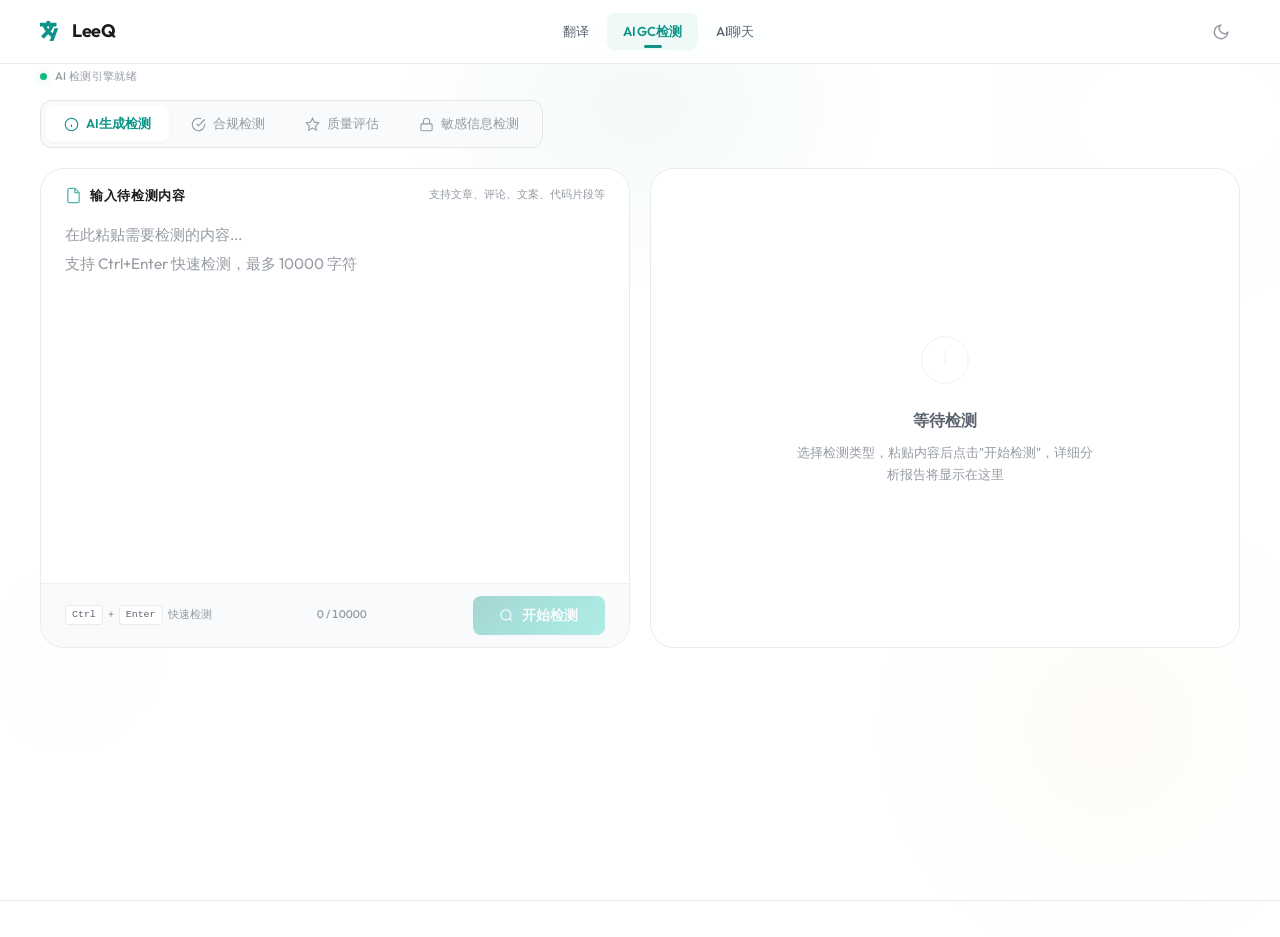
<file: detect.html>
<!DOCTYPE html>
<html lang="zh-CN">
<head>
  <meta charset="UTF-8">
  <meta name="viewport" content="width=device-width, initial-scale=1.0">
  <title>AIGC检测 - LeeQ AI 智能内容分析平台</title>
  <meta name="description" content="LeeQ AIGC检测 - 基于大语言模型的智能内容分析工具，支持AI生成检测、合规检测、质量评估、敏感信息检测，精准高效">
  <meta name="keywords" content="AIGC检测，AI内容检测，AI生成文本识别，合规检测，质量评估，敏感信息检测，智能分析">
  <meta name="robots" content="index, follow">
  <meta property="og:title" content="AIGC检测 - LeeQ AI 智能内容分析平台">
  <meta property="og:description" content="基于大语言模型的智能内容分析，支持AI生成检测、合规检测、质量评估、敏感信息检测">
  <meta property="og:type" content="website">
  <meta property="og:site_name" content="LeeQ 翻译">
  <meta property="og:url" content="https://lq-26k.pages.dev/detect">
  <meta property="og:image" content="https://lq-26k.pages.dev/og-image.png">
  <meta name="twitter:card" content="summary_large_image">
  <meta name="twitter:title" content="AIGC检测 - LeeQ AI 智能内容分析平台">
  <meta name="twitter:description" content="基于大语言模型的智能内容分析工具">
  <meta name="twitter:image" content="https://lq-26k.pages.dev/og-image.png">
  <meta name="author" content="LeeQ">
  <link rel="canonical" href="https://lq-26k.pages.dev/detect">
  <script type="application/ld+json">
  {
    "@context": "https://schema.org",
    "@type": "WebApplication",
    "name": "LeeQ AIGC 检测",
    "url": "https://lq-26k.pages.dev/detect",
    "description": "基于大语言模型的智能内容分析工具，支持AI生成检测、合规检测、质量评估、敏感信息检测",
    "applicationCategory": "BusinessApplication",
    "operatingSystem": "Web Browser",
    "offers": { "@type": "Offer", "price": "0", "priceCurrency": "CNY" },
    "author": { "@type": "Person", "name": "LeeQ" }
  }
  </script>
  <link rel="icon" href="data:image/svg+xml,<svg xmlns='http://www.w3.org/2000/svg' viewBox='0 0 24 24' fill='%230D9488'><path d='M12.87 15.07l-2.54-2.51.03-.03A17.52 17.52 0 0 0 14.07 6H17V4h-7V2H8v2H1v2h11.17C11.5 7.92 10.44 9.75 9 11.35 8.07 10.32 7.3 9.19 6.69 8h-2c.73 1.63 1.73 3.17 2.98 4.56l-5.09 5.02L4 19l5-5 3.11 3.11.76-2.04zM18.5 10h-2L12 22h2l4.5-12z'/></svg>">
  <link rel="preconnect" href="https://fonts.googleapis.com">
  <link rel="preconnect" href="https://fonts.gstatic.com" crossorigin>
  <link href="https://fonts.googleapis.com/css2?family=Outfit:wght@400;500;600;700;800;900&family=Satoshi:wght@400;500;700;900&display=swap" rel="stylesheet">
  <link rel="stylesheet" href="/css/style.css">
  <link rel="stylesheet" href="/css/detect.css">
</head>
<body>
  <div class="app-bg"></div>
  <div class="app-bg-decor" aria-hidden="true">
    <div class="decor-blob blob-1"></div>
    <div class="decor-blob blob-2"></div>
  </div>

  <noscript>
    <div style="padding:20px;text-align:center;font-size:16px;color:#333;">
      <p>LeeQ AIGC 内容检测 - 基于大语言模型的智能内容分析工具</p>
      <p>您的浏览器未启用 JavaScript，请启用后获得完整功能体验。</p>
    </div>
  </noscript>

  <a href="#detector" class="skip-link">跳到主内容</a>

  <!-- 导航栏 -->
  <nav class="navbar">
    <div class="navbar-inner">
      <a href="/" class="navbar-brand">
        <svg viewBox="0 0 24 24" fill="none" stroke="currentColor" stroke-width="2"><path d="M12.87 15.07l-2.54-2.51.03-.03A17.52 17.52 0 0 0 14.07 6H17V4h-7V2H8v2H1v2h11.17C11.5 7.92 10.44 9.75 9 11.35 8.07 10.32 7.3 9.19 6.69 8h-2c.73 1.63 1.73 3.17 2.98 4.56l-5.09 5.02L4 19l5-5 3.11 3.11.76-2.04zM18.5 10h-2L12 22h2l4.5-12z"/></svg>
        <span>LeeQ</span>
      </a>
      <div class="nav-links" id="navLinks">
        <a href="/" class="nav-link">翻译</a>
        <a href="/detect" class="nav-link active" aria-current="page">AIGC检测</a>
        <a href="/chat" class="nav-link">AI聊天</a>
      </div>
      <div class="navbar-actions">
        <button class="mobile-menu-toggle" id="mobileMenuToggle" aria-label="打开菜单" aria-expanded="false">
          <svg viewBox="0 0 24 24" fill="none" stroke="currentColor" stroke-width="2" aria-hidden="true"><line x1="3" y1="6" x2="21" y2="6"/><line x1="3" y1="12" x2="21" y2="12"/><line x1="3" y1="18" x2="21" y2="18"/></svg>
        </button>
        <button class="icon-btn" id="themeBtn" title="切换主题" aria-label="切换主题">
          <svg viewBox="0 0 24 24" fill="none" stroke="currentColor" stroke-width="2"><circle cx="12" cy="12" r="5"/><line x1="12" y1="1" x2="12" y2="3"/><line x1="12" y1="21" x2="12" y2="23"/><line x1="4.22" y1="4.22" x2="5.64" y2="5.64"/><line x1="18.36" y1="18.36" x2="19.78" y2="19.78"/><line x1="1" y1="12" x2="3" y2="12"/><line x1="21" y1="12" x2="23" y2="12"/><line x1="4.22" y1="19.78" x2="5.64" y2="18.36"/><line x1="18.36" y1="5.64" x2="19.78" y2="4.22"/></svg>
        </button>
      </div>
    </div>
  </nav>

  <!-- ================================================================
       主工作区: 英雄区 → 功能特性 → 检测工具 → 结果展示
       ================================================================ -->
  <main class="detect-main" id="detector">

    <!-- ===== 检测工具区 — v6 左右分屏布局 ===== -->
    <section class="tool-section reveal-item">
      <!-- 工作区状态指示器 -->
      <div class="detect-status-bar">
        <span class="detect-status-dot"></span>
        <span class="detect-status-text">AI 检测引擎就绪</span>
      </div>

      <!-- 检测类型标签 -->
      <div class="detect-type-tabs" id="detectTypeTabs" role="tablist">
        <button class="detect-type-tab active" role="tab" aria-selected="true" data-type="aiDetection">
          <svg viewBox="0 0 24 24" fill="none" stroke="currentColor" stroke-width="1.8"><circle cx="12" cy="12" r="10"/><path d="M12 16v-4"/><path d="M12 8h.01"/></svg>
          <span>AI生成检测</span>
        </button>
        <button class="detect-type-tab" role="tab" aria-selected="false" data-type="compliance">
          <svg viewBox="0 0 24 24" fill="none" stroke="currentColor" stroke-width="1.8"><path d="M22 11.08V12a10 10 0 1 1-5.93-9.14"/><polyline points="22 4 12 14.01 9 11.01"/></svg>
          <span>合规检测</span>
        </button>
        <button class="detect-type-tab" role="tab" aria-selected="false" data-type="quality">
          <svg viewBox="0 0 24 24" fill="none" stroke="currentColor" stroke-width="1.8"><polygon points="12 2 15.09 8.26 22 9.27 17 14.14 18.18 21.02 12 17.77 5.82 21.02 7 14.14 2 9.27 8.91 8.26 12 2"/></svg>
          <span>质量评估</span>
        </button>
        <button class="detect-type-tab" role="tab" aria-selected="false" data-type="sensitiveInfo">
          <svg viewBox="0 0 24 24" fill="none" stroke="currentColor" stroke-width="1.8"><rect x="3" y="11" width="18" height="11" rx="2" ry="2"/><path d="M7 11V7a5 5 0 0 1 10 0v4"/></svg>
          <span>敏感信息检测</span>
        </button>
      </div>

      <!-- 隐藏的下拉选择器（JS 兼容） -->
      <select id="detectType" style="display:none" aria-hidden="true">
        <option value="aiDetection" selected>AI生成检测</option>
        <option value="compliance">合规检测</option>
        <option value="quality">质量评估</option>
        <option value="sensitiveInfo">敏感信息检测</option>
      </select>

      <!-- ===== 分屏工作区：左输入 | 右结果 ===== -->
      <div class="detect-workspace">

        <!-- 左侧：输入面板 -->
        <div class="detect-workspace-left">
          <div class="detect-input-card" id="detectInputCard">
            <div class="detect-card-header">
              <div class="detect-card-label">
                <svg viewBox="0 0 24 24" fill="none" stroke="currentColor" stroke-width="1.8"><path d="M14 2H6a2 2 0 0 0-2 2v16a2 2 0 0 0 2 2h12a2 2 0 0 0 2-2V8z"/><polyline points="14 2 14 8 20 8"/></svg>
                输入待检测内容
              </div>
              <span class="detect-card-hint">支持文章、评论、文案、代码片段等</span>
            </div>
            <textarea id="detectText" class="detect-textarea"
              placeholder="在此粘贴需要检测的内容...&#10;支持 Ctrl+Enter 快速检测，最多 10000 字符"
              maxlength="10000" aria-label="待检测内容"></textarea>
            <div class="detect-input-footer">
              <div class="detect-shortcut">
                <kbd>Ctrl</kbd> + <kbd>Enter</kbd> 快速检测
              </div>
              <span id="sourceCount" class="detect-char-count">0 / 10000</span>
              <button id="detectBtn" class="detect-submit-btn" disabled>
                <svg viewBox="0 0 24 24" fill="none" stroke="currentColor" stroke-width="2" aria-hidden="true"><circle cx="11" cy="11" r="8"/><line x1="21" y1="21" x2="16.65" y2="16.65"/></svg>
                <span>开始检测</span>
              </button>
            </div>
          </div>
        </div>

        <!-- 右侧：结果区域（加载/空状态/报告） -->
        <div class="detect-workspace-right">
          <!-- 加载状态 -->
          <div id="detectLoading" class="detect-loading-card is-hidden" role="status" aria-label="检测中">
            <div class="detect-loading-spinner"></div>
            <p class="detect-loading-text">AI 正在分析您的内容...</p>
            <div class="detect-loading-progress">
              <div class="detect-loading-bar"></div>
            </div>
          </div>

          <!-- 空状态 -->
          <div id="detectPlaceholder" class="detect-empty-card">
            <svg viewBox="0 0 72 72" fill="none" stroke="currentColor" stroke-width="1.2"><circle cx="36" cy="36" r="28"/><path d="M36 24v16"/><path d="M36 44h.02" stroke-width="3"/></svg>
            <h3 class="detect-empty-title">等待检测</h3>
            <p class="detect-empty-desc">选择检测类型，粘贴内容后点击"开始检测"，详细分析报告将显示在这里</p>
          </div>

          <!-- 结果卡片 -->
          <div id="detectReport" class="detect-result-card is-hidden">
            <div class="detect-result-header">
              <div class="detect-result-title-group">
                <svg viewBox="0 0 24 24" fill="none" stroke="currentColor" stroke-width="1.8"><path d="M14 2H6a2 2 0 0 0-2 2v16a2 2 0 0 0 2 2h12a2 2 0 0 0 2-2V8z"/><polyline points="14 2 14 8 20 8"/><line x1="16" y1="13" x2="8" y2="13"/><line x1="16" y1="17" x2="8" y2="17"/></svg>
                <span class="detect-result-title">检测报告</span>
              </div>
              <div class="detect-result-actions">
                <span id="resultCount" class="detect-result-meta is-hidden"></span>
                <button class="detect-result-close" id="resultCloseBtn" aria-label="关闭报告">
                  <svg viewBox="0 0 24 24" fill="none" stroke="currentColor" stroke-width="2"><line x1="18" y1="6" x2="6" y2="18"/><line x1="6" y1="6" x2="18" y2="18"/></svg>
                </button>
              </div>
            </div>
            <div class="detect-result-body" id="reportBody">
              <!-- 报告内容由 JS 动态填充 -->
            </div>
          </div>
        </div>

      </div><!-- /detect-workspace -->

    </section>

  </main>

  <!-- 页脚 -->
  <footer class="footer"></footer>

  <script src="/js/detect.js"></script>

  <script>
    /* ====== 导航栏滚动阴影 ====== */
    (function() {
      var navbar = document.querySelector('.navbar');
      var scrollHandler = function() {
        navbar.classList.toggle('scrolled', window.scrollY > 10);
      };
      window.addEventListener('scroll', scrollHandler, { passive: true });
      scrollHandler();
    })();

    /* ====== 移动端菜单 ====== */
    (function() {
      var toggle = document.getElementById('mobileMenuToggle');
      var nav = document.getElementById('navLinks');
      if (toggle && nav) {
        toggle.addEventListener('click', function() {
          var isOpen = nav.classList.toggle('is-open');
          toggle.setAttribute('aria-expanded', isOpen ? 'true' : 'false');
          toggle.setAttribute('aria-label', isOpen ? '关闭菜单' : '打开菜单');
        });
        document.addEventListener('click', function(e) {
          if (!toggle.contains(e.target) && !nav.contains(e.target) && nav.classList.contains('is-open')) {
            nav.classList.remove('is-open');
            toggle.setAttribute('aria-expanded', 'false');
            toggle.setAttribute('aria-label', '打开菜单');
          }
        });
      }
    })();

    /* ====== 关闭结果报告 ====== */
    (function() {
      var closeBtn = document.getElementById('resultCloseBtn');
      var report = document.getElementById('detectReport');
      if (closeBtn && report) {
        closeBtn.addEventListener('click', function() {
          report.classList.add('is-hidden');
          var ph = document.getElementById('detectPlaceholder');
          if (ph) ph.classList.remove('is-hidden');
        });
      }
    })();
  </script>
</body>
</html>
</file>
<file: css/admin.css>
/* ====== Modern Admin Dashboard Style ====== */
@import url('https://fonts.googleapis.com/css2?family=Plus+Jakarta+Sans:wght@300;400;500;600;700&display=swap');

:root {
  --sidebar-bg: #F1F5F9;
  --sidebar-width: 220px;

  --color-primary: #2563EB;
  --color-primary-light: #3B82F6;
  --color-primary-dark: #1D4ED8;
  --color-primary-bg: rgba(37, 99, 235, 0.08);

  --color-accent: #F97316;
  --color-accent-hover: #EA580C;

  --color-bg: #F8FAFC;
  --color-surface: #FFFFFF;
  --color-surface-hover: #F1F5F9;

  --color-text: #1E293B;
  --color-text-secondary: #475569;
  --color-text-muted: #94A3B8;

  --color-border: #E2E8F0;
  --color-border-light: #F1F5F9;
  --color-border-subtle: #F8FAFC;

  --color-success: #22C55E;
  --color-warning: #F59E0B;
  --color-error: #EF4444;
  --color-info: #3B82F6;

  --color-success-bg: #F0FDF4;
  --color-warning-bg: #FFFBEB;
  --color-error-bg: #FEF2F2;
  --color-info-bg: rgba(37, 99, 235, 0.08);

  --gradient-primary: linear-gradient(135deg, #2563EB, #3B82F6);

  --radius-sm: 8px;
  --radius-md: 10px;
  --radius-lg: 14px;
  --radius-xl: 16px;

  --shadow-xs: 0 1px 2px rgba(0, 0, 0, 0.04);
  --shadow-sm: 0 1px 3px rgba(0, 0, 0, 0.06), 0 1px 2px rgba(0, 0, 0, 0.04);
  --shadow-md: 0 4px 12px rgba(0, 0, 0, 0.06), 0 2px 4px rgba(0, 0, 0, 0.04);
  --shadow-lg: 0 8px 24px rgba(0, 0, 0, 0.08), 0 4px 8px rgba(0, 0, 0, 0.04);
  --shadow-card-hover: 0 12px 32px rgba(0, 0, 0, 0.1), 0 4px 12px rgba(0, 0, 0, 0.06);

  --font-sans: 'Plus Jakarta Sans', -apple-system, BlinkMacSystemFont, 'Segoe UI', 'Noto Sans SC', sans-serif;
  --font-mono: 'SF Mono', 'Fira Code', 'Cascadia Code', monospace;

  --transition-fast: 0.2s ease;
  --transition-base: 0.25s ease;
  --transition-slow: 0.3s cubic-bezier(0.4, 0, 0.2, 1);
}

* { box-sizing: border-box; margin: 0; padding: 0; }

body {
  font-family: var(--font-sans);
  font-size: 14px;
  line-height: 1.6;
  color: var(--color-text);
  background: var(--color-bg);
  -webkit-font-smoothing: antialiased;
  -moz-osx-font-smoothing: grayscale;
}

/* ====== Login Page ====== */
.login-page {
  min-height: 100vh;
  display: flex;
  align-items: center;
  justify-content: center;
  background: var(--gradient-primary);
  padding: 24px;
}

.login-card {
  background: var(--color-surface);
  border-radius: var(--radius-lg);
  padding: 48px 40px;
  width: 100%;
  max-width: 400px;
  text-align: center;
  box-shadow: var(--shadow-lg);
}

.login-icon {
  width: 64px;
  height: 64px;
  margin: 0 auto 24px;
  border-radius: 50%;
  background: var(--gradient-primary);
  display: flex;
  align-items: center;
  justify-content: center;
}

.login-icon svg { color: #fff; }

.login-title {
  font-size: 24px;
  font-weight: 700;
  color: var(--color-text);
  margin-bottom: 8px;
  letter-spacing: -0.5px;
}

.login-subtitle {
  font-size: 14px;
  color: var(--color-text-secondary);
  margin-bottom: 32px;
}

.login-form { display: flex; flex-direction: column; gap: 16px; }

.input-group {
  display: flex;
  align-items: center;
  gap: 10px;
  padding: 0 14px;
  background: var(--color-surface);
  border: 1.5px solid var(--color-border);
  border-radius: var(--radius-sm);
  height: 44px;
  transition: all 0.2s;
}

.input-group:focus-within {
  border-color: var(--color-primary);
  box-shadow: 0 0 0 3px var(--color-primary-bg);
}

.input-group svg { color: var(--color-text-muted); flex-shrink: 0; }

.login-input {
  flex: 1;
  background: transparent;
  border: none;
  outline: none;
  font-size: 14px;
  color: var(--color-text);
}

.login-input::placeholder { color: var(--color-text-muted); }

.login-btn {
  height: 44px;
  border: none;
  border-radius: var(--radius-sm);
  background: var(--gradient-primary);
  color: #fff;
  font-size: 15px;
  font-weight: 600;
  cursor: pointer;
  transition: all 0.2s;
  letter-spacing: 0.5px;
}

.login-btn:hover {
  transform: translateY(-1px);
  box-shadow: 0 4px 12px rgba(37, 99, 235, 0.35);
}

.login-back {
  display: inline-flex;
  align-items: center;
  gap: 6px;
  margin-top: 24px;
  font-size: 14px;
  color: var(--color-text-secondary);
  text-decoration: none;
  transition: color 0.2s;
}

.login-back:hover { color: var(--color-primary); }

/* ====== Layout ====== */
.dashboard-layout {
  display: flex;
  min-height: 100vh;
}

/* Sidebar */
.sidebar {
  width: var(--sidebar-width);
  background: var(--sidebar-bg);
  border-right: 1px solid var(--color-border);
  display: flex;
  flex-direction: column;
  position: fixed;
  left: 0;
  top: 0;
  bottom: 0;
  z-index: 100;
  transition: transform var(--transition-slow);
}

.sidebar-header {
  display: flex;
  align-items: center;
  gap: 10px;
  padding: 20px 16px 16px;
  border-bottom: 1px solid var(--color-border-light);
}

.sidebar-logo {
  width: 32px;
  height: 32px;
  border-radius: 8px;
  background: var(--gradient-primary);
  display: flex;
  align-items: center;
  justify-content: center;
  flex-shrink: 0;
}

.sidebar-logo svg { color: #fff; width: 18px; height: 18px; }

.sidebar-title {
  font-size: 15px;
  font-weight: 700;
  color: var(--color-text);
  letter-spacing: -0.3px;
}

.sidebar-close {
  display: none;
  background: none;
  border: none;
  color: var(--color-text-muted);
  cursor: pointer;
  padding: 4px;
  margin-left: auto;
}

.sidebar-close svg { width: 16px; height: 16px; }

.sidebar-nav {
  flex: 1;
  padding: 8px;
  overflow-y: auto;
}

.nav-item {
  display: flex;
  align-items: center;
  gap: 10px;
  padding: 9px 12px;
  border-radius: var(--radius-sm);
  color: var(--color-text-secondary);
  cursor: pointer;
  transition: all 0.15s;
  font-size: 13.5px;
  margin-bottom: 2px;
  font-weight: 500;
}

.nav-item:hover {
  background: var(--color-primary-bg);
  color: var(--color-primary);
}

.nav-item.active {
  background: var(--color-primary);
  color: #fff;
  font-weight: 600;
  box-shadow: 0 2px 8px rgba(37, 99, 235, 0.3);
}

.nav-item svg { width: 18px; height: 18px; flex-shrink: 0; opacity: 0.8; }
.nav-item.active svg { opacity: 1; }

.sidebar-footer {
  display: flex;
  align-items: center;
  justify-content: space-between;
  padding: 12px 16px;
  border-top: 1px solid var(--color-border-light);
}

.sidebar-user {
  display: flex;
  align-items: center;
  gap: 8px;
}

.sidebar-user-avatar {
  width: 28px;
  height: 28px;
  border-radius: 50%;
  background: rgba(0, 0, 0, 0.1);
  display: flex;
  align-items: center;
  justify-content: center;
  color: var(--color-text);
  font-size: 12px;
  font-weight: 600;
}

.sidebar-user-name {
  font-size: 13px;
  color: var(--color-text);
  font-weight: 500;
}

.sidebar-logout {
  padding: 5px 10px;
  border: none;
  border-radius: 6px;
  background: transparent;
  color: var(--color-text-muted);
  font-size: 12px;
  cursor: pointer;
  transition: all 0.2s;
}

.sidebar-logout:hover {
  background: var(--color-error-bg);
  color: var(--color-error);
}

/* Main Content */
.main-content {
  flex: 1;
  margin-left: var(--sidebar-width);
  display: flex;
  flex-direction: column;
  min-height: 100vh;
}

.content-header {
  display: flex;
  align-items: center;
  justify-content: space-between;
  padding: 16px 28px;
  background: var(--color-surface);
  border-bottom: 1px solid var(--color-border-light);
  position: sticky;
  top: 0;
  z-index: 50;
}

.content-title {
  font-size: 17px;
  font-weight: 700;
  color: var(--color-text);
  letter-spacing: -0.3px;
}

.content-actions {
  display: flex;
  align-items: center;
  gap: 12px;
}

.content-link {
  display: flex;
  align-items: center;
  gap: 6px;
  padding: 6px 12px;
  border-radius: var(--radius-sm);
  font-size: 13px;
  color: var(--color-text-secondary);
  text-decoration: none;
  transition: all 0.2s;
}

.content-link:hover {
  background: var(--color-bg);
  color: var(--color-primary);
}

/* Content Body */
.content-body {
  flex: 1;
  padding: 24px 28px 40px;
}

/* Stat Cards */
.stat-cards {
  display: grid;
  grid-template-columns: repeat(4, 1fr);
  gap: 16px;
  margin-bottom: 20px;
}

.stat-card {
  background: var(--color-surface);
  border-radius: var(--radius-lg);
  padding: 20px;
  border: 1px solid var(--color-border-light);
  transition: all var(--transition-base);
}

.stat-card:hover {
  box-shadow: var(--shadow-md);
  transform: translateY(-2px);
}

.stat-card-icon {
  width: 42px;
  height: 42px;
  border-radius: var(--radius-sm);
  display: flex;
  align-items: center;
  justify-content: center;
  margin-bottom: 14px;
}

.stat-card-icon.primary { background: var(--color-primary-bg); color: var(--color-primary); }
.stat-card-icon.success { background: var(--color-success-bg); color: var(--color-success); }
.stat-card-icon.warning { background: var(--color-warning-bg); color: var(--color-warning); }
.stat-card-icon.info { background: var(--color-info-bg); color: var(--color-info); }

.stat-card-value {
  font-size: 26px;
  font-weight: 700;
  color: var(--color-text);
  margin-bottom: 4px;
  letter-spacing: -0.5px;
  line-height: 1.2;
}

.stat-card-label {
  font-size: 13px;
  color: var(--color-text-muted);
  font-weight: 500;
}

/* Charts Row */
.charts-row {
  display: grid;
  grid-template-columns: 1fr 1fr;
  gap: 16px;
  margin-bottom: 24px;
}

.chart-card {
  background: var(--color-surface);
  border-radius: var(--radius-lg);
  border: 1px solid var(--color-border-light);
  overflow: hidden;
  box-shadow: var(--shadow-xs);
}

.chart-card-header {
  display: flex;
  align-items: center;
  justify-content: space-between;
  padding: 16px 20px;
  border-bottom: 1px solid var(--color-border-light);
}

.chart-card-title {
  font-size: 14px;
  font-weight: 600;
  color: var(--color-text);
}

.chart-card-tabs {
  display: flex;
  gap: 2px;
  background: var(--color-bg);
  border-radius: 6px;
  padding: 2px;
}

.chart-tab {
  padding: 4px 12px;
  border-radius: 5px;
  font-size: 12px;
  color: var(--color-text-muted);
  cursor: pointer;
  transition: all 0.2s;
  border: none;
  background: transparent;
  font-weight: 500;
}

.chart-tab.active {
  background: var(--color-surface);
  color: var(--color-text);
  box-shadow: var(--shadow-sm);
}

.chart-card-body { padding: 20px; }

/* Chart */
.chart-bar-container {
  display: flex;
  align-items: flex-end;
  justify-content: center;
  gap: 16px;
  height: 140px;
  padding-top: 16px;
}

.chart-bar-item {
  display: flex;
  flex-direction: column;
  align-items: center;
  gap: 8px;
}

.chart-bar-value {
  font-size: 12px;
  font-weight: 600;
  color: var(--color-text-secondary);
}

.chart-bar {
  width: 28px;
  border-radius: 6px 6px 0 0;
  background: var(--gradient-primary);
  transition: height 0.3s;
  min-height: 4px;
}

.chart-bar-label {
  font-size: 11px;
  color: var(--color-text-muted);
  font-weight: 500;
}

/* Ranking List */
.ranking-list { display: flex; flex-direction: column; gap: 8px; }

.ranking-item {
  display: flex;
  align-items: center;
  gap: 12px;
  padding: 8px 0;
}

.ranking-rank {
  width: 24px;
  height: 24px;
  border-radius: 6px;
  background: var(--color-bg);
  display: flex;
  align-items: center;
  justify-content: center;
  font-size: 12px;
  font-weight: 600;
  color: var(--color-text-muted);
  flex-shrink: 0;
}

.ranking-rank.top {
  background: var(--color-primary-bg);
  color: var(--color-primary);
}

.ranking-info { flex: 1; min-width: 0; }

.ranking-name {
  font-size: 13px;
  font-weight: 500;
  color: var(--color-text);
  font-family: var(--font-mono);
}

.ranking-bar-wrap {
  display: flex;
  align-items: center;
  gap: 8px;
  margin-top: 4px;
}

.ranking-bar {
  flex: 1;
  height: 6px;
  background: var(--color-bg);
  border-radius: 3px;
  overflow: hidden;
}

.ranking-bar-fill {
  height: 100%;
  background: var(--gradient-primary);
  border-radius: 3px;
  transition: width 0.5s ease;
}

.ranking-stats {
  display: flex;
  gap: 12px;
  flex-shrink: 0;
}

.ranking-stat {
  font-size: 12px;
  color: var(--color-text-secondary);
}

.ranking-stat strong {
  color: var(--color-primary);
  font-weight: 600;
}

/* Section Cards */
.section-card {
  background: var(--color-surface);
  border-radius: var(--radius-lg);
  border: 1px solid var(--color-border-light);
  margin-bottom: 20px;
  overflow: hidden;
  box-shadow: var(--shadow-xs);
}

.section-card:last-child { margin-bottom: 0; }

.section-header {
  display: flex;
  align-items: center;
  justify-content: space-between;
  padding: 10px 16px;
  border-bottom: 1px solid var(--color-border-light);
  background: var(--color-bg);
}

.section-title {
  font-size: 14px;
  font-weight: 600;
  color: var(--color-text);
  letter-spacing: -0.2px;
}

.section-body { padding: 20px; }

.section-body-scroll {
  max-height: calc(100vh - 240px);
  overflow-y: auto;
  scrollbar-width: thin;
  scrollbar-color: var(--color-border) transparent;
}

.section-body-scroll::-webkit-scrollbar {
  width: 6px;
}

.section-body-scroll::-webkit-scrollbar-track {
  background: transparent;
}

.section-body-scroll::-webkit-scrollbar-thumb {
  background: var(--color-border);
  border-radius: 3px;
}

.section-body-scroll::-webkit-scrollbar-thumb:hover {
  background: var(--color-text-muted);
}

/* Form */
.form-grid {
  display: grid;
  grid-template-columns: 1fr 1fr;
  gap: 16px;
  align-items: end;
}

.form-group {
  display: flex;
  flex-direction: column;
  gap: 6px;
}

.form-group.full-width { grid-column: span 2; }

.form-label {
  font-size: 13px;
  font-weight: 500;
  color: var(--color-text-secondary);
}

.form-input,
.form-select,
.form-textarea {
  width: 100%;
  padding: 9px 14px;
  background: var(--color-surface);
  border: 1.5px solid var(--color-border);
  border-radius: var(--radius-sm);
  font-size: 14px;
  color: var(--color-text);
  outline: none;
  height: 42px;
  transition: all var(--transition-fast);
  font-family: inherit;
}

.form-input:focus,
.form-select:focus,
.form-textarea:focus {
  border-color: var(--color-primary);
  box-shadow: 0 0 0 3px var(--color-primary-bg);
}

.form-input::placeholder,
.form-textarea::placeholder { color: var(--color-text-muted); }

.form-textarea {
  height: auto;
  min-height: 80px;
  resize: vertical;
  line-height: 1.6;
}

.form-select {
  cursor: pointer;
  appearance: none;
  background-image: url("data:image/svg+xml,%3Csvg xmlns='http://www.w3.org/2000/svg' width='12' height='12' viewBox='0 0 24 24' fill='none' stroke='%23A0A0A0' stroke-width='2'%3E%3Cpolyline points='6 9 12 15 18 9'/%3E%3C/svg%3E");
  background-repeat: no-repeat;
  background-position: right 12px center;
  padding-right: 36px;
}

/* Buttons */
.btn {
  display: inline-flex;
  align-items: center;
  justify-content: center;
  gap: 6px;
  padding: 9px 18px;
  border: 1.5px solid transparent;
  border-radius: var(--radius-sm);
  font-size: 13.5px;
  font-weight: 600;
  cursor: pointer;
  transition: all var(--transition-base);
  height: 42px;
  white-space: nowrap;
  font-family: inherit;
  letter-spacing: 0.01em;
}

.btn-primary {
  background: var(--color-primary);
  color: #fff;
  box-shadow: 0 2px 8px rgba(37, 99, 235, 0.2);
}

.btn-primary:hover {
  background: var(--color-primary-dark);
  transform: translateY(-1px);
  box-shadow: 0 4px 16px rgba(37, 99, 235, 0.3);
}

.btn-default {
  background: var(--color-surface);
  border-color: var(--color-border);
  color: var(--color-text-secondary);
}

.btn-default:hover {
  border-color: var(--color-primary);
  color: var(--color-primary);
  background: var(--color-primary-bg);
}

.btn-danger {
  background: var(--color-surface);
  border-color: var(--color-border);
  color: var(--color-text-muted);
}

.btn-danger:hover {
  background: var(--color-error-bg);
  border-color: var(--color-error);
  color: var(--color-error);
}

.btn-sm {
  height: 32px;
  padding: 4px 12px;
  font-size: 12.5px;
}

/* Provider Groups */
.provider-group {
  border: 1px solid var(--color-border-light);
  border-radius: var(--radius-sm);
  margin-bottom: 12px;
  overflow: hidden;
  background: var(--color-surface);
  max-height: calc(100vh - 300px);
  display: flex;
  flex-direction: column;
}

.provider-group:last-child { margin-bottom: 0; }

.provider-group-header {
  display: flex;
  align-items: center;
  justify-content: space-between;
  padding: 12px 16px;
  background: var(--color-bg);
  border-bottom: 1px solid var(--color-border-light);
  flex-shrink: 0;
  position: sticky;
  top: 0;
  z-index: 10;
}

.provider-group-header strong {
  font-size: 14px;
  font-weight: 600;
  color: var(--color-text);
}

.provider-toggle {
  display: flex;
  align-items: center;
  gap: 6px;
  font-size: 13px;
  color: var(--color-text-secondary);
  cursor: pointer;
}

.provider-toggle input[type="checkbox"] {
  cursor: pointer;
  accent-color: var(--color-primary);
  width: 16px;
  height: 16px;
}

/* Model List - Two Column Table Style */
.model-list {
  display: flex;
  flex-direction: column;
  overflow-y: auto;
  flex: 1;
}

.model-item {
  display: flex;
  align-items: center;
  justify-content: space-between;
  padding: 6px 12px;
  border-bottom: 1px solid var(--color-border-subtle);
  cursor: pointer;
  transition: background 0.15s;
  font-size: 13px;
  background: var(--color-surface);
  border-radius: 0;
}

.model-item:last-child { border-bottom: none; }

.model-item:hover { background: var(--color-surface-hover); }

.model-item.active { background: var(--color-primary-bg); }

.model-item-left {
  display: flex;
  align-items: center;
  gap: 10px;
  min-width: 0;
  flex: 1;
}

.model-item input[type="checkbox"] {
  flex-shrink: 0;
  cursor: pointer;
  accent-color: var(--color-primary);
  width: 14px;
  height: 14px;
}

.model-name {
  font-family: var(--font-mono);
  font-size: 12.5px;
  white-space: nowrap;
  overflow: hidden;
  text-overflow: ellipsis;
  color: var(--color-text-secondary);
  line-height: 1.4;
}

.model-item.active .model-name { color: var(--color-primary); font-weight: 600; }

.model-speed {
  font-size: 11px;
  font-weight: 600;
  padding: 2px 8px;
  border-radius: 10px;
  flex-shrink: 0;
  white-space: nowrap;
  letter-spacing: 0.3px;
}

.model-speed.speed-fast { color: var(--color-success); background: var(--color-success-bg); }
.model-speed.speed-normal { color: var(--color-warning); background: var(--color-warning-bg); }
.model-speed.speed-slow { color: var(--color-error); background: var(--color-error-bg); }

.model-test-btn {
  font-size: 11px;
  font-weight: 500;
  color: var(--color-primary);
  background: transparent;
  border: 1px solid var(--color-primary);
  border-radius: 10px;
  padding: 1px 10px;
  cursor: pointer;
  flex-shrink: 0;
  white-space: nowrap;
  transition: all 0.15s;
  line-height: 1.6;
}

.model-test-btn:hover {
  background: var(--color-primary);
  color: #fff;
}

.model-item-actions {
  display: flex;
  align-items: center;
  gap: 8px;
  flex-shrink: 0;
}

.model-del-btn {
  display: flex;
  align-items: center;
  justify-content: center;
  width: 26px;
  height: 26px;
  padding: 0;
  border: 1px solid var(--color-border);
  border-radius: 6px;
  background: transparent;
  color: var(--color-text-muted);
  cursor: pointer;
  transition: all 0.15s;
  flex-shrink: 0;
}

.model-del-btn:hover {
  background: var(--color-error);
  border-color: var(--color-error);
  color: #fff;
}

/* 分页控件 */
.model-pagination {
  display: flex;
  align-items: center;
  justify-content: center;
  gap: 12px;
  padding: 12px 16px;
  margin-top: 8px;
  border-top: 1px solid var(--color-border-light);
}

.page-btn {
  display: flex;
  align-items: center;
  justify-content: center;
  width: 32px;
  height: 32px;
  border: 1px solid var(--color-border);
  border-radius: 6px;
  background: var(--color-surface);
  color: var(--color-text);
  font-size: 14px;
  cursor: pointer;
  transition: all 0.15s;
}

.page-btn:hover:not(.disabled) {
  background: var(--color-primary);
  border-color: var(--color-primary);
  color: #fff;
}

.page-btn.disabled {
  opacity: 0.4;
  cursor: not-allowed;
}

.page-info {
  font-size: 13px;
  color: var(--color-text-muted);
  white-space: nowrap;
}

/* 模型页底部固定保存栏 */
.models-save-bar {
  position: fixed;
  bottom: 0;
  left: var(--sidebar-width);
  right: 0;
  display: flex;
  justify-content: flex-end;
  align-items: center;
  padding: 16px 24px;
  background: var(--color-bg);
  border-top: 1px solid var(--color-border-light);
  box-shadow: 0 -2px 12px rgba(0, 0, 0, 0.04);
  z-index: 50;
}

.provider-model-count {
  font-size: 12px;
  color: var(--color-text-muted);
  margin-left: 8px;
  font-weight: 400;
}

/* Key List */
.key-list { display: flex; flex-direction: column; gap: 8px; }

.key-list-item {
  display: flex;
  align-items: center;
  justify-content: space-between;
  padding: 14px 16px;
  background: var(--color-bg);
  border: 1px solid var(--color-border-light);
  border-radius: var(--radius-sm);
  transition: all 0.2s;
}

.key-list-item:hover {
  border-color: var(--color-border);
  background: var(--color-surface);
}

.key-list-item-left {
  display: flex;
  align-items: center;
  gap: 12px;
}

.key-list-item-name {
  font-size: 14px;
  font-weight: 600;
  color: var(--color-text);
}

.key-list-item-mask {
  font-size: 13px;
  color: var(--color-text-muted);
  font-family: var(--font-mono);
}

.tag {
  font-size: 12px;
  padding: 3px 10px;
  border-radius: 12px;
  font-weight: 500;
}

.tag-success { background: var(--color-success-bg); color: var(--color-success); }
.tag-default { background: var(--color-bg); color: var(--color-text-muted); }

/* Empty State */
.empty-state {
  text-align: center;
  padding: 48px 24px;
  color: var(--color-text-muted);
}

.empty-state svg { margin-bottom: 16px; opacity: 0.3; }

/* Toast */
.toast-container {
  position: fixed;
  top: 20px;
  right: 20px;
  z-index: 9999;
  display: flex;
  flex-direction: column;
  gap: 8px;
}

.toast {
  padding: 12px 20px;
  border-radius: var(--radius-sm);
  font-size: 13.5px;
  color: var(--color-text);
  background: var(--color-surface);
  box-shadow: var(--shadow-md);
  animation: slideIn 0.3s ease;
  display: flex;
  align-items: center;
  gap: 8px;
  border-left: 3px solid var(--color-primary);
  font-weight: 500;
}

.toast.success { border-left-color: var(--color-success); }
.toast.error { border-left-color: var(--color-error); }
.toast.warning { border-left-color: var(--color-warning); }

/* ====== Mobile Menu Toggle ====== */
.menu-toggle {
  display: none;
  background: none;
  border: none;
  color: var(--color-text-secondary);
  cursor: pointer;
  padding: 4px;
  margin-right: 8px;
}

.menu-toggle svg { display: block; }

/* ====== Overlay ====== */
.sidebar-overlay {
  display: none;
  position: fixed;
  top: 0;
  left: 0;
  right: 0;
  bottom: 0;
  background: rgba(0, 0, 0, 0.5);
  z-index: 99;
  opacity: 0;
  transition: opacity 0.2s;
}

.sidebar-overlay.active {
  display: block;
  opacity: 1;
}

/* ====== 日志表格 ====== */
.log-table {
  font-size: 13px;
  width: 100%;
  border-collapse: collapse;
}

.log-table thead {
  position: sticky;
  top: 0;
  background: var(--color-surface);
  z-index: 1;
}

.log-table th {
  font-weight: 600;
  text-transform: uppercase;
  letter-spacing: 0.5px;
  padding: 10px 14px;
  text-align: left;
  border-bottom: 1px solid var(--color-border-subtle);
  color: var(--color-text-secondary);
  font-size: 12px;
}

.log-table td {
  padding: 10px 14px;
  border-bottom: 1px solid var(--color-border-subtle);
  vertical-align: middle;
}

.log-table tbody tr:hover {
  background: var(--color-surface-hover);
}

.log-table tbody tr:last-child td {
  border-bottom: none;
}

.tag-danger { background: var(--color-error-bg); color: var(--color-error); }

/* ====== 健康监控 ====== */
.health-grid {
  display: grid;
  grid-template-columns: repeat(auto-fill, minmax(220px, 1fr));
  gap: 16px;
}

.health-card {
  border: 1px solid var(--color-border);
  border-radius: var(--radius-md);
  padding: 16px;
  transition: all 0.2s ease;
}

.health-card:hover {
  box-shadow: var(--shadow-sm);
}

.health-card.health-ok {
  border-left: 3px solid var(--color-success);
}

.health-card.health-err {
  border-left: 3px solid var(--color-error);
}

.health-card-header {
  display: flex;
  align-items: center;
  gap: 8px;
  margin-bottom: 12px;
}

.health-card.health-ok .health-card-icon { color: var(--color-success); }
.health-card.health-err .health-card-icon { color: var(--color-error); }

.health-card-name {
  font-size: 14px;
  font-weight: 600;
  color: var(--color-text);
}

.health-card-body {
  display: flex;
  justify-content: space-between;
  align-items: center;
}

.health-card-status {
  font-size: 13px;
  font-weight: 500;
}

.health-card.health-ok .health-card-status { color: var(--color-success); }
.health-card.health-err .health-card-status { color: var(--color-error); }

.health-card-latency {
  font-size: 12px;
  color: var(--color-text-muted);
  font-family: var(--font-mono, monospace);
}

.health-card-error {
  margin-top: 8px;
  padding: 8px;
  background: var(--color-error-bg, #fff5f5);
  border-radius: var(--radius-sm);
  font-size: 11px;
  color: var(--color-error);
  word-break: break-all;
  line-height: 1.5;
}

/* ====== 实时数据大屏 ====== */
.realtime-panel {
  background: linear-gradient(135deg, #1a1a2e 0%, #16213e 50%, #0f3460 100%);
  border-radius: var(--radius-lg);
  padding: 20px 24px;
  margin-bottom: 20px;
  color: #e0e0e0;
  position: relative;
  overflow: hidden;
}

.realtime-panel::before {
  content: '';
  position: absolute;
  top: -50%;
  right: -20%;
  width: 300px;
  height: 300px;
  background: radial-gradient(circle, rgba(37, 99, 235, 0.15) 0%, transparent 70%);
  pointer-events: none;
}

.realtime-header {
  display: flex;
  align-items: center;
  justify-content: space-between;
  margin-bottom: 20px;
  position: relative;
}

.realtime-title {
  display: flex;
  align-items: center;
  gap: 8px;
  font-size: 15px;
  font-weight: 600;
  color: #ffffff;
  letter-spacing: 0.3px;
}

.realtime-dot {
  width: 8px;
  height: 8px;
  border-radius: 50%;
  background: #4CAF50;
  animation: realtimePulse 2s ease-in-out infinite;
  box-shadow: 0 0 8px rgba(76, 175, 80, 0.6);
}

@keyframes realtimePulse {
  0%, 100% { opacity: 1; transform: scale(1); }
  50% { opacity: 0.5; transform: scale(0.8); }
}

.realtime-status {
  font-size: 12px;
  color: #4CAF50;
  font-weight: 500;
  padding: 3px 10px;
  background: rgba(76, 175, 80, 0.15);
  border-radius: 12px;
  letter-spacing: 0.3px;
}

.realtime-status.disconnected {
  color: #F44336;
  background: rgba(244, 67, 54, 0.15);
}

.realtime-body {
  display: grid;
  grid-template-columns: repeat(4, 1fr);
  gap: 16px;
  margin-bottom: 16px;
  position: relative;
}

.realtime-stat {
  text-align: center;
  padding: 12px 8px;
  background: rgba(255, 255, 255, 0.06);
  border-radius: var(--radius-sm);
  border: 1px solid rgba(255, 255, 255, 0.08);
  transition: all 0.2s;
}

.realtime-stat:hover {
  background: rgba(255, 255, 255, 0.1);
  border-color: rgba(255, 255, 255, 0.15);
}

.realtime-stat-value {
  font-size: 28px;
  font-weight: 700;
  color: #ffffff;
  margin-bottom: 4px;
  letter-spacing: -0.5px;
  line-height: 1.2;
  font-variant-numeric: tabular-nums;
}

.realtime-stat-label {
  font-size: 12px;
  color: rgba(255, 255, 255, 0.55);
  font-weight: 500;
  letter-spacing: 0.3px;
}

.realtime-log {
  max-height: 180px;
  overflow-y: auto;
  position: relative;
}

.realtime-log::-webkit-scrollbar {
  width: 4px;
}

.realtime-log::-webkit-scrollbar-track {
  background: transparent;
}

.realtime-log::-webkit-scrollbar-thumb {
  background: rgba(255, 255, 255, 0.15);
  border-radius: 2px;
}

.realtime-log-empty {
  text-align: center;
  padding: 24px;
  color: rgba(255, 255, 255, 0.35);
  font-size: 13px;
}

.realtime-log-item {
  display: flex;
  align-items: center;
  gap: 10px;
  padding: 8px 12px;
  border-radius: 6px;
  font-size: 12px;
  transition: background 0.15s;
  animation: realtimeLogIn 0.3s ease;
}

.realtime-log-item:hover {
  background: rgba(255, 255, 255, 0.06);
}

@keyframes realtimeLogIn {
  from { opacity: 0; transform: translateY(-8px); }
  to { opacity: 1; transform: translateY(0); }
}

.realtime-log-dot {
  width: 6px;
  height: 6px;
  border-radius: 50%;
  flex-shrink: 0;
}

.realtime-log-dot.success { background: #4CAF50; }
.realtime-log-dot.error { background: #F44336; }

.realtime-log-pair {
  color: rgba(255, 255, 255, 0.85);
  font-weight: 500;
  font-family: var(--font-mono);
  min-width: 80px;
}

.realtime-log-provider {
  color: rgba(255, 255, 255, 0.5);
  min-width: 60px;
}

.realtime-log-latency {
  color: rgba(255, 255, 255, 0.4);
  font-family: var(--font-mono);
  margin-left: auto;
}

.realtime-log-time {
  color: rgba(255, 255, 255, 0.3);
  font-family: var(--font-mono);
  font-size: 11px;
}

/* ====== 空状态 ====== */
.empty-state {
  text-align: center;
  padding: 48px 24px;
  color: var(--color-text-muted);
}

.empty-state svg {
  margin-bottom: 12px;
  opacity: 0.3;
}

.empty-state p {
  font-size: 13px;
}

/* ====== 内联加载动画 ====== */
.spinner-inline {
  display: inline-block;
  width: 24px;
  height: 24px;
  border: 2px solid var(--color-border);
  border-top-color: var(--color-primary);
  border-radius: 50%;
  animation: spin 0.8s linear infinite;
}

@keyframes spin {
  to { transform: rotate(360deg); }
}

@media (max-width: 768px) {
  .form-grid {
    grid-template-columns: 1fr;
  }
  .health-grid {
    grid-template-columns: 1fr;
  }
}

@keyframes slideIn {
  from { transform: translateX(100%); opacity: 0; }
  to { transform: translateX(0); opacity: 1; }
}

/* Responsive */
@media (max-width: 1200px) {
  .stat-cards { grid-template-columns: repeat(2, 1fr); }
  .charts-row { grid-template-columns: 1fr; }
  .realtime-body { grid-template-columns: repeat(2, 1fr); }
  .model-grid { grid-template-columns: repeat(auto-fill, minmax(220px, 1fr)); }
}

@media (max-width: 768px) {
  .menu-toggle { display: block; }
  .sidebar {
    transform: translateX(-100%);
    transition: transform 0.3s ease;
    z-index: 100;
  }
  .sidebar.open {
    transform: translateX(0);
  }
  .sidebar-close { display: block; }
  .main-content { margin-left: 0; }
  .content-body { padding: 16px; }
  .stat-cards { grid-template-columns: 1fr 1fr; }
  .form-grid { grid-template-columns: 1fr; }
  .form-group.full-width { grid-column: span 1; }
  .content-link span { display: none; }
  .realtime-body { grid-template-columns: repeat(2, 1fr); }
  .provider-group-header { flex-wrap: wrap; gap: 8px; }
  .models-save-bar { left: 0; }
}

@media (max-width: 480px) {
  .stat-cards { grid-template-columns: 1fr; }
  .realtime-body { grid-template-columns: 1fr 1fr; }
}

/* ====== 提示词列表 ====== */
.prompt-section-title {
  font-size: 13px;
  font-weight: 600;
  color: var(--color-text-muted);
  margin: 20px 0 10px 0;
  padding-bottom: 6px;
  border-bottom: 1px solid var(--color-border);
}

.prompt-list {
  display: flex;
  flex-direction: column;
  gap: 1px;
  background: var(--color-border);
  border: 1px solid var(--color-border);
  border-radius: var(--radius-md);
  overflow: hidden;
}

.prompt-item {
  display: flex;
  align-items: center;
  gap: 12px;
  padding: 12px 14px;
  background: var(--color-surface);
  cursor: pointer;
  transition: background 0.15s;
}

.prompt-item:hover {
  background: var(--color-primary-bg);
}

.prompt-item-icon {
  flex-shrink: 0;
  width: 36px;
  height: 36px;
  display: flex;
  align-items: center;
  justify-content: center;
  background: var(--color-bg);
  border-radius: var(--radius-sm);
  color: var(--color-primary);
}

.prompt-item-icon svg {
  width: 18px;
  height: 18px;
}

.prompt-item-body {
  flex: 1;
  min-width: 0;
  display: flex;
  flex-direction: column;
  gap: 3px;
}

.prompt-item-name {
  font-size: 13px;
  font-weight: 600;
  color: var(--color-text);
}

.prompt-item-preview {
  font-size: 11px;
  color: var(--color-text-muted);
  white-space: nowrap;
  overflow: hidden;
  text-overflow: ellipsis;
}

.prompt-item-preview.has-content {
  color: var(--color-text-secondary);
}

.prompt-item-arrow {
  flex-shrink: 0;
  color: var(--color-text-muted);
  opacity: 0.5;
}

.prompt-item-arrow svg {
  width: 16px;
  height: 16px;
}

/* ====== 提示词编辑弹窗 ====== */
.prompt-modal-overlay {
  position: fixed;
  inset: 0;
  z-index: 2000;
  display: flex;
  align-items: center;
  justify-content: center;
  background: rgba(255, 255, 255, 0.95);
  opacity: 0;
  visibility: hidden;
  transition: opacity 0.25s ease, visibility 0.25s ease;
}

.prompt-modal-overlay.active {
  opacity: 1;
  visibility: visible;
}

.prompt-modal-dialog {
  position: relative;
  width: 90vw;
  max-width: 720px;
  max-height: 85vh;
  background: var(--color-surface);
  border: 1px solid var(--color-border);
  border-radius: 12px;
  box-shadow: 0 8px 32px rgba(0, 0, 0, 0.12), 0 2px 8px rgba(0, 0, 0, 0.06);
  display: flex;
  flex-direction: column;
  overflow: hidden;
  transform: scale(0.96) translateY(10px);
  transition: transform 0.25s ease;
}

.prompt-modal-overlay.active .prompt-modal-dialog {
  transform: scale(1) translateY(0);
}

.prompt-modal-header {
  display: flex;
  align-items: center;
  justify-content: space-between;
  padding: 18px 24px;
  border-bottom: 1px solid var(--color-border);
  flex-shrink: 0;
  background: var(--color-surface);
}

.prompt-modal-title {
  font-size: 16px;
  font-weight: 600;
  color: var(--color-text);
  margin: 0;
  display: flex;
  align-items: center;
  gap: 8px;
}

.prompt-modal-title::before {
  content: '';
  display: inline-block;
  width: 4px;
  height: 18px;
  background: var(--color-primary);
  border-radius: 2px;
}

.prompt-modal-close {
  display: flex;
  align-items: center;
  justify-content: center;
  width: 36px;
  height: 36px;
  border: 1px solid transparent;
  border-radius: 8px;
  background: transparent;
  color: var(--color-text-muted);
  cursor: pointer;
  transition: all 0.15s;
}

.prompt-modal-close:hover {
  background: var(--color-bg);
  border-color: var(--color-border);
  color: var(--color-text);
}

.prompt-modal-close svg {
  width: 18px;
  height: 18px;
}

.prompt-modal-body {
  flex: 1;
  overflow-y: auto;
  padding: 24px;
}

.prompt-modal-textarea {
  width: 100%;
  min-height: 340px;
  padding: 14px 16px;
  font-size: 13px;
  font-family: "SF Mono", "Fira Code", "Fira Mono", Menlo, Consolas, monospace;
  line-height: 1.7;
  color: var(--color-text);
  background: var(--color-bg);
  border: 1px solid var(--color-border);
  border-radius: 8px;
  resize: vertical;
  outline: none;
  transition: border-color 0.15s;
}

.prompt-modal-textarea:focus {
  border-color: var(--color-primary);
  box-shadow: 0 0 0 3px rgba(37, 99, 235, 0.08);
}

.prompt-modal-textarea::placeholder {
  color: var(--color-text-muted);
}

.prompt-modal-footer {
  display: flex;
  align-items: center;
  justify-content: flex-end;
  gap: 10px;
  padding: 14px 24px;
  border-top: 1px solid var(--color-border);
  flex-shrink: 0;
  background: var(--color-bg);
}

.prompt-modal-hint {
  font-size: 11px;
  color: var(--color-text-muted);
  margin-right: auto;
}

/* ====== 搜索引擎配置卡片 ====== */
.search-engine-card {
  background: var(--color-surface);
  border: 1px solid var(--color-border);
  border-radius: var(--radius-sm);
  padding: 16px;
  transition: all 0.2s;
}

.search-engine-card:hover {
  box-shadow: var(--shadow-sm);
}

.search-engine-card-header {
  display: flex;
  align-items: center;
  justify-content: space-between;
  margin-bottom: 8px;
}

.search-engine-name {
  font-size: 14px;
  font-weight: 600;
  color: var(--color-text);
}

.search-engine-desc {
  font-size: 12px;
  color: var(--color-text-muted);
  margin: 0;
  line-height: 1.5;
}

/* ====== 技能管理卡片 ====== */
.skill-card {
  background: var(--color-surface);
  border: 1px solid var(--color-border-light);
  border-radius: var(--radius-sm);
  padding: 14px 16px;
  margin-bottom: 10px;
  transition: all 0.2s;
}

.skill-card:hover {
  border-color: var(--color-border);
  box-shadow: var(--shadow-xs);
}

.skill-card-header {
  display: flex;
  align-items: center;
  justify-content: space-between;
  margin-bottom: 8px;
}

.skill-card-name {
  display: flex;
  align-items: center;
  gap: 8px;
  font-size: 14px;
  font-weight: 600;
  color: var(--color-text);
}

.skill-card-name svg {
  color: var(--color-primary);
  flex-shrink: 0;
}

.skill-card-actions {
  display: flex;
  align-items: center;
  gap: 6px;
}

.skill-card-desc {
  font-size: 12px;
  color: var(--color-text-secondary);
  margin-bottom: 8px;
  line-height: 1.5;
}

.skill-card-prompt {
  font-size: 12px;
  color: var(--color-text-muted);
  font-family: var(--font-mono, monospace);
  background: var(--color-bg);
  padding: 8px 12px;
  border-radius: 6px;
  line-height: 1.5;
  word-break: break-word;
}

/* 技能弹窗中的表单 */
#skillModal .form-group {
  margin-bottom: 16px;
}

#skillModal .form-label {
  display: block;
  font-size: 13px;
  font-weight: 500;
  color: var(--color-text-secondary);
  margin-bottom: 6px;
}

#skillModal .form-input {
  width: 100%;
  padding: 8px 12px;
  font-size: 13px;
  border: 1px solid var(--color-border);
  border-radius: 6px;
  background: var(--color-bg);
  color: var(--color-text);
  outline: none;
  transition: border-color 0.15s;
}

#skillModal .form-input:focus {
  border-color: var(--color-primary);
  box-shadow: 0 0 0 3px rgba(37, 99, 235, 0.08);
}
</file>
<file: css/style.css>
/* ================================================================
   Design Tokens — v6 Clean White Aesthetic
   配色：白色基底 + 墨绿强调 + 柔和灰阶
   理念：大气、干净、专业 — 白色为主基调
   ================================================================ */
:root {
  /* ---- Primary: Teal (brand accent) ---- */
  --color-primary: #0D9488;
  --color-primary-light: #14B8A6;
  --color-primary-dark: #0F766E;
  --color-primary-bg: rgba(13, 148, 136, 0.06);
  --color-primary-glow: rgba(13, 148, 136, 0.15);

  /* ---- Secondary ---- */
  --color-secondary: #2DD4BF;
  --color-secondary-light: #5EEAD4;
  --color-secondary-bg: rgba(45, 212, 191, 0.05);

  /* ---- Accent: Warm amber ---- */
  --color-accent: #F59E0B;
  --color-accent-hover: #D97706;
  --color-accent-bg: rgba(245, 158, 11, 0.06);

  /* ---- Neutrals — White Base (DEFAULT) ---- */
  --color-bg: #FFFFFF;
  --color-bg-alt: #F8FAFB;
  --color-surface: #FFFFFF;
  --color-surface-hover: #F4F6F8;
  --color-surface-raised: #FFFFFF;
  --color-surface-dim: #F1F3F5;

  /* ---- Text ---- */
  --color-text: #1A1D20;
  --color-text-secondary: #5C6470;
  --color-text-muted: #959BA3;
  --color-text-inverse: #FFFFFF;

  /* ---- Border — subtle on white ---- */
  --color-border: rgba(0, 0, 0, 0.08);
  --color-border-light: rgba(0, 0, 0, 0.04);
  --color-border-focus: rgba(13, 148, 136, 0.4);

  /* ---- Semantic ---- */
  --color-success: #10B981;
  --color-success-bg: rgba(16, 185, 129, 0.07);
  --color-warning: #F59E0B;
  --color-warning-bg: rgba(245, 158, 11, 0.07);
  --color-error: #EF4444;
  --color-error-bg: rgba(239, 68, 68, 0.05);
  --color-info: #64748B;
  --color-info-bg: rgba(100, 116, 139, 0.05);

  /* ---- Gradients (no blue-purple!) ---- */
  --gradient-primary: linear-gradient(135deg, #0D9488 0%, #14B8A6 50%, #2DD4BF 100%);
  --gradient-accent: linear-gradient(135deg, var(--color-accent) 0%, #FBBF24 100%);
  --gradient-surface: linear-gradient(180deg, var(--color-surface) 0%, var(--color-bg-alt) 100%);

  /* ---- Radius ---- */
  --radius-xs: 4px;
  --radius-sm: 8px;
  --radius-md: 12px;
  --radius-lg: 16px;
  --radius-xl: 24px;
  --radius-2xl: 32px;

  /* ---- Shadows — soft for white background ---- */
  --shadow-xs: 0 1px 2px rgba(0, 0, 0, 0.04);
  --shadow-sm: 0 1px 3px rgba(0, 0, 0, 0.06);
  --shadow-md: 0 4px 16px rgba(0, 0, 0, 0.08);
  --shadow-lg: 0 8px 28px rgba(0, 0, 0, 0.10);
  --shadow-xl: 0 16px 48px rgba(0, 0, 0, 0.12);
  --shadow-card-hover: 0 12px 36px rgba(0, 0, 0, 0.10);
  --shadow-teal: 0 4px 20px rgba(13, 148, 136, 0.12);
  --shadow-inset: inset 0 1px 2px rgba(0, 0, 0, 0.04);

  /* ---- Typography — Satoshi (premium) + Outfit + System fallback ---- */
  --font-sans: 'Satoshi', 'Outfit', -apple-system, BlinkMacSystemFont, 'Segoe UI', 'PingFang SC', 'Microsoft YaHei', sans-serif;
  --font-display: 'Outfit', 'Satoshi', -apple-system, BlinkMacSystemFont, 'Segoe UI', 'PingFang SC', 'Microsoft YaHei', sans-serif;
  --font-mono: 'JetBrains Mono', 'SF Mono', 'Fira Code', 'Consolas', monospace;

  /* ---- Transitions ---- */
  --transition-fast: 0.18s cubic-bezier(0.4, 0, 0.2, 1);
  --transition-base: 0.3s cubic-bezier(0.25, 0.1, 0.25, 1);
  --transition-slow: 0.45s cubic-bezier(0.25, 0.1, 0.25, 1);
  --transition-spring: 0.5s cubic-bezier(0.34, 1.56, 0.64, 1);

  /* ---- Layout ---- */
  --nav-height: 64px;
  --max-width: 1280px;
}

/* ================================================================
   Dark Theme — Opt-in deep mode
   ================================================================ */
[data-theme="dark"] {
  --color-primary: #0D9488;
  --color-primary-light: #14B8A6;
  --color-primary-dark: #0F766E;
  --color-primary-bg: rgba(13, 148, 136, 0.08);
  --color-primary-glow: rgba(13, 148, 136, 0.15);

  --color-secondary: #2DD4BF;
  --color-secondary-light: #5EEAD4;
  --color-secondary-bg: rgba(45, 212, 191, 0.06);

  --color-accent: #F59E0B;
  --color-accent-hover: #D97706;
  --color-accent-bg: rgba(245, 158, 11, 0.08);

  --color-bg: #0E0F14;
  --color-bg-alt: #15161D;
  --color-surface: #1A1B24;
  --color-surface-hover: #222330;
  --color-surface-raised: #1E1F28;
  --color-surface-dim: #12131A;

  --color-text: #E8E8F0;
  --color-text-secondary: #9898A8;
  --color-text-muted: #5C5C6E;
  --color-text-inverse: #FFFFFF;

  --color-border: rgba(255, 255, 255, 0.06);
  --color-border-light: rgba(255, 255, 255, 0.03);
  --color-border-focus: rgba(13, 148, 136, 0.5);

  --color-success: #10B981;
  --color-success-bg: rgba(16, 185, 129, 0.08);
  --color-warning: #F59E0B;
  --color-warning-bg: rgba(245, 158, 11, 0.08);
  --color-error: #EF4444;
  --color-error-bg: rgba(239, 68, 68, 0.06);
  --color-info: #64748B;
  --color-info-bg: rgba(100, 116, 139, 0.06);

  --shadow-xs: 0 1px 2px rgba(0, 0, 0, 0.3);
  --shadow-sm: 0 1px 3px rgba(0, 0, 0, 0.4);
  --shadow-md: 0 4px 12px rgba(0, 0, 0, 0.5);
  --shadow-lg: 0 8px 24px rgba(0, 0, 0, 0.6);
  --shadow-xl: 0 16px 40px rgba(0, 0, 0, 0.7);
  --shadow-card-hover: 0 12px 32px rgba(0, 0, 0, 0.6);
  --shadow-teal: 0 4px 20px rgba(13, 148, 136, 0.12);
  --shadow-inset: inset 0 1px 2px rgba(0, 0, 0, 0.4);
}

/* ================================================================
   Reset & Base
   ================================================================ */
*, *::before, *::after { margin: 0; padding: 0; box-sizing: border-box; }

*:focus-visible {
  outline: 2px solid var(--color-primary);
  outline-offset: 2px;
  border-radius: 4px;
}

html {
  scroll-behavior: smooth;
  -webkit-text-size-adjust: 100%;
}

body {
  font-family: var(--font-sans);
  background: var(--color-bg);
  color: var(--color-text);
  min-height: 100vh;
  display: flex;
  flex-direction: column;
  -webkit-font-smoothing: antialiased;
  -moz-osx-font-smoothing: grayscale;
  overflow-x: hidden;
  line-height: 1.6;
}

/* ---- Background — Clean white with subtle ambient glow ---- */
.app-bg {
  position: fixed;
  inset: 0;
  z-index: -2;
  background: var(--color-bg);
}

.app-bg::before {
  content: '';
  position: absolute;
  top: -120px;
  left: 50%;
  transform: translateX(-50%);
  width: 700px;
  height: 450px;
  background: radial-gradient(ellipse 50% 60% at center, rgba(13, 148, 136, 0.05) 0%, transparent 70%);
  pointer-events: none;
}

.app-bg::after {
  content: '';
  position: absolute;
  bottom: -80px;
  right: -80px;
  width: 500px;
  height: 500px;
  background: radial-gradient(circle at center, rgba(245, 158, 11, 0.03) 0%, transparent 70%);
  pointer-events: none;
}

/* ---- Floating decorative blobs ---- */
.app-bg .floating-blob {
  position: absolute;
  border-radius: 50%;
  filter: blur(90px);
  opacity: 0.35;
  pointer-events: none;
}

.floating-blob.blob-1 {
  width: 350px;
  height: 350px;
  background: rgba(13, 148, 136, 0.06);
  top: 15%;
  left: -100px;
  animation: blobFloat 22s ease-in-out infinite;
}

.floating-blob.blob-2 {
  width: 240px;
  height: 240px;
  background: rgba(245, 158, 11, 0.04);
  bottom: 18%;
  right: -60px;
  animation: blobFloat 26s ease-in-out infinite reverse;
}

@keyframes blobFloat {
  0%, 100% { transform: translate(0, 0) scale(1); }
  33% { transform: translate(30px, -30px) scale(1.05); }
  66% { transform: translate(-20px, 20px) scale(0.96); }
}

/* ================================================================
   Skip Link
   ================================================================ */
.sr-only {
  position: absolute; width: 1px; height: 1px; padding: 0; margin: -1px;
  overflow: hidden; clip: rect(0,0,0,0); white-space: nowrap; border: 0;
}

.skip-link {
  position: absolute;
  top: -100%;
  left: 50%;
  transform: translateX(-50%);
  padding: 10px 20px;
  background: var(--color-primary);
  color: #fff;
  border-radius: var(--radius-sm);
  z-index: 10000;
  font-weight: 600;
  font-size: 14px;
  text-decoration: none;
  transition: top 0.2s;
}
.skip-link:focus { top: 10px; }

/* ================================================================
   Navbar — Clean glass style on white base
   ================================================================ */
.navbar {
  position: sticky;
  top: 0;
  z-index: 100;
  width: 100%;
  height: var(--nav-height);
  background: rgba(255, 255, 255, 0.82);
  backdrop-filter: blur(20px) saturate(180%);
  -webkit-backdrop-filter: blur(20px) saturate(180%);
  border-bottom: 1px solid var(--color-border);
  transition: all var(--transition-base);
}

[data-theme="dark"] .navbar {
  background: rgba(14, 15, 20, 0.82);
}

.navbar.scrolled {
  box-shadow: var(--shadow-sm);
}

.navbar-inner {
  display: flex;
  align-items: center;
  justify-content: space-between;
  height: 100%;
  max-width: none;
  width: 100%;
  padding: 0 40px;
}

/* ---- Brand ---- */
.navbar-brand {
  display: flex;
  align-items: center;
  gap: 10px;
  font-size: 18px;
  font-weight: 700;
  color: var(--color-text);
  text-decoration: none;
  letter-spacing: -0.02em;
  flex-shrink: 0;
  transition: color var(--transition-fast);
}
.navbar-brand:hover { color: var(--color-primary); }

.navbar-brand svg {
  width: 22px;
  height: 22px;
  color: var(--color-primary);
  transition: transform var(--transition-base);
}
.navbar-brand:hover svg { transform: rotate(-6deg) scale(1.06); }

/* ---- Nav Links — Mac OS Dock style ---- */
.nav-links {
  display: flex;
  align-items: center;
  gap: 2px;
}

.nav-link {
  position: relative;
  color: var(--color-text-secondary);
  font-size: 13px;
  font-weight: 500;
  text-decoration: none;
  padding: 8px 16px;
  border-radius: var(--radius-sm);
  transition: all 0.3s cubic-bezier(0.16, 1, 0.3, 1);
  letter-spacing: 0.01em;
}

.nav-link:hover {
  color: var(--color-text);
  background: var(--color-bg-alt);
  transform: translateY(-1px);
}

.nav-link:active {
  transform: scale(0.95);
}

.nav-link.active {
  color: var(--color-primary);
  font-weight: 600;
  background: var(--color-primary-bg);
}

.nav-link.active::after {
  content: '';
  position: absolute;
  bottom: 2px;
  left: 50%;
  transform: translateX(-50%);
  width: 18px;
  height: 2.5px;
  background: var(--color-primary);
  border-radius: 2px;
  transition: width 0.3s cubic-bezier(0.16, 1, 0.3, 1);
}

.nav-link.active:hover::after {
  width: 28px;
}

/* ---- Nav Actions ---- */
.navbar-actions {
  display: flex;
  align-items: center;
  gap: 4px;
}

.icon-btn {
  display: flex;
  align-items: center;
  justify-content: center;
  width: 38px;
  height: 38px;
  border: 1px solid transparent;
  border-radius: var(--radius-sm);
  background: transparent;
  color: var(--color-text-muted);
  cursor: pointer;
  transition: all var(--transition-fast);
}
.icon-btn:hover { background: var(--color-bg-alt); color: var(--color-primary); border-color: var(--color-border); }
.icon-btn:active { transform: scale(0.92); }
.icon-btn svg { width: 18px; height: 18px; }

/* ---- Mobile menu toggle ---- */
.mobile-menu-toggle {
  display: none;
  align-items: center;
  justify-content: center;
  width: 38px;
  height: 38px;
  border: none;
  border-radius: var(--radius-sm);
  background: transparent;
  color: var(--color-text);
  cursor: pointer;
  transition: all var(--transition-fast);
}
.mobile-menu-toggle svg { width: 22px; height: 22px; }

/* ================================================================
   Page Header — Left-aligned (Anti-Center Bias, overridden per-page)
   ================================================================ */
.page-header {
  display: flex;
  flex-direction: column;
  gap: 6px;
  padding: 28px 0 16px;
  text-align: left;
  flex-shrink: 0;
}

.page-header h1 {
  font-size: 30px;
  font-weight: 800;
  color: var(--color-text);
  letter-spacing: -0.03em;
  line-height: 1.1;
  text-wrap: balance;
}

.page-header h1 .highlight {
  background: var(--gradient-primary);
  -webkit-background-clip: text;
  -webkit-text-fill-color: transparent;
  background-clip: text;
}

.page-header .subtitle {
  font-size: 14px;
  color: var(--color-text-secondary);
  font-weight: 400;
}

/* ================================================================
   Shared Liquid Glass Panel — reusable glass surface
   ================================================================ */
.glass-panel {
  background: var(--color-surface);
  border: 1px solid var(--color-border);
  border-radius: var(--radius-xl);
  position: relative;
  overflow: hidden;
  transition: all var(--transition-base);
}

.glass-panel::before {
  content: '';
  position: absolute;
  inset: 0;
  border-radius: inherit;
  pointer-events: none;
  z-index: 1;
  box-shadow: inset 0 1px 0 rgba(255, 255, 255, 0.5);
  border: 1px solid rgba(255, 255, 255, 0.25);
}

.glass-panel:hover {
  box-shadow: 0 8px 32px rgba(0, 0, 0, 0.05);
  border-color: rgba(13, 148, 136, 0.15);
}

.glass-panel:focus-within {
  border-color: var(--color-primary);
  box-shadow: 0 8px 32px rgba(0, 0, 0, 0.05);
}

/* Shared Glass Card */
.glass-card {
  background: var(--color-surface);
  border: 1px solid var(--color-border);
  border-radius: var(--radius-xl);
  position: relative;
  overflow: hidden;
  transition: all var(--transition-base);
  cursor: default;
}

.glass-card::before {
  content: '';
  position: absolute;
  inset: 0;
  border-radius: inherit;
  pointer-events: none;
  z-index: 1;
  box-shadow: inset 0 1px 0 rgba(255, 255, 255, 0.5);
}

.glass-card:hover {
  border-color: var(--color-primary);
  transform: translateY(-4px);
  box-shadow: 0 24px 48px -12px rgba(0, 0, 0, 0.08);
}

/* ================================================================
   Shared Perpetual Micro-Interactions
   ================================================================ */

/* Breathing dot — live status indicator */
.breathing-dot {
  width: 9px;
  height: 9px;
  border-radius: 50%;
  background: var(--color-success);
  animation: breathe 2.2s ease-in-out infinite;
  box-shadow: 0 0 8px rgba(16, 185, 129, 0.3);
}

@keyframes breathe {
  0%, 100% { opacity: 1; transform: scale(1); }
  50% { opacity: 0.4; transform: scale(0.65); }
}

/* Shimmer sweep — loading skeleton */
.shimmer-sweep {
  position: relative;
  overflow: hidden;
}

.shimmer-sweep::after {
  content: '';
  position: absolute;
  inset: 0;
  background: linear-gradient(90deg, transparent 0%, rgba(13, 148, 136, 0.06) 50%, transparent 100%);
  animation: shimmer 1.6s ease-in-out infinite;
}

@keyframes shimmer {
  0% { transform: translateX(-100%); }
  100% { transform: translateX(100%); }
}

/* Float animation — for empty state icons */
.float-icon {
  animation: floatIcon 4s ease-in-out infinite;
}

@keyframes floatIcon {
  0%, 100% { transform: translateY(0); }
  50% { transform: translateY(-7px); }
}

/* Blinking cursor */
.blink-cursor {
  animation: blink 0.8s step-end infinite;
}

@keyframes blink {
  0%, 100% { opacity: 1; }
  50% { opacity: 0; }
}

/* ---- Kinetic Text ---- */
.kinetic-text { display: inline; }

.kinetic-text .char {
  display: inline-block;
  opacity: 0;
  transform: translateY(10px) rotateX(20deg);
  animation: charReveal 0.45s ease forwards;
}

@keyframes charReveal {
  to { opacity: 1; transform: translateY(0) rotateX(0); }
}

/* ================================================================
   Footer
   ================================================================ */
.footer {
  text-align: center;
  padding: 16px 24px 20px;
  font-size: 12px;
  color: var(--color-text-muted);
  border-top: 1px solid var(--color-border);
  margin-top: auto;
  letter-spacing: 0.02em;
  flex-shrink: 0;
}

/* ================================================================
   Spinner
   ================================================================ */
.spinner {
  width: 18px;
  height: 18px;
  border: 2px solid var(--color-border);
  border-top-color: var(--color-primary);
  border-radius: 50%;
  animation: spin 0.7s cubic-bezier(0.6, 0.3, 0.3, 1) infinite;
}
@keyframes spin { to { transform: rotate(360deg); } }

/* ================================================================
   Skeleton
   ================================================================ */
.skeleton {
  position: relative;
  overflow: hidden;
  border-radius: var(--radius-xs);
  height: 14px;
  margin-bottom: 10px;
  background: var(--color-bg-alt);
}
.skeleton::after {
  content: '';
  position: absolute;
  inset: 0;
  background: linear-gradient(90deg, transparent 0%, var(--color-border-light) 50%, transparent 100%);
  animation: skeleton-shimmer 1.5s ease-in-out infinite;
}
.skeleton:nth-child(2) { width: 75%; }
.skeleton:nth-child(3) { width: 50%; }

@keyframes skeleton-shimmer {
  0% { transform: translateX(-100%); }
  100% { transform: translateX(100%); }
}

/* ================================================================
   Toast — Clean style
   ================================================================ */
.toast {
  position: fixed;
  top: 20px;
  right: 20px;
  padding: 10px 20px;
  border-radius: var(--radius-md);
  font-size: 13px;
  font-weight: 500;
  z-index: 1000;
  transform: translateX(120%) scale(0.9);
  opacity: 0;
  transition: all 0.35s cubic-bezier(0.4, 0.2, 0.2, 1);
  backdrop-filter: blur(12px);
  -webkit-backdrop-filter: blur(12px);
}
.toast.show { transform: translateX(0) scale(1); opacity: 1; }
.toast.success { background: var(--color-success-bg); color: var(--color-success); border: 1px solid rgba(16, 185, 129, 0.15); }
.toast.error { background: var(--color-error-bg); color: var(--color-error); border: 1px solid rgba(239, 68, 68, 0.15); }
.toast.info { background: var(--color-primary-bg); color: var(--color-primary-dark); border: 1px solid rgba(13, 148, 136, 0.15); }

/* ================================================================
   Modal
   ================================================================ */
.modal-overlay {
  position: fixed;
  inset: 0;
  background: rgba(0, 0, 0, 0.4);
  display: flex;
  align-items: center;
  justify-content: center;
  z-index: 200;
  opacity: 0;
  visibility: hidden;
  transition: all var(--transition-slow);
  backdrop-filter: blur(8px);
  -webkit-backdrop-filter: blur(8px);
}
.modal-overlay.active { opacity: 1; visibility: visible; }

.modal {
  background: var(--color-surface);
  border: 1px solid var(--color-border);
  border-radius: var(--radius-lg);
  padding: 28px;
  width: 90%;
  max-width: 480px;
  max-height: 80vh;
  overflow-y: auto;
  transform: scale(0.95) translateY(10px);
  transition: transform var(--transition-slow);
  box-shadow: var(--shadow-xl);
}
.modal-overlay.active .modal { transform: scale(1) translateY(0); }

.modal-header {
  display: flex;
  align-items: center;
  justify-content: space-between;
  margin-bottom: 20px;
}
.modal-title {
  font-size: 17px;
  font-weight: 700;
  color: var(--color-text);
  letter-spacing: -0.02em;
}

/* ================================================================
   Form Elements
   ================================================================ */
.form-section { margin-bottom: 16px; }

.form-label {
  display: block;
  font-size: 11px;
  font-weight: 600;
  color: var(--color-text-secondary);
  margin-bottom: 6px;
  text-transform: uppercase;
  letter-spacing: 0.06em;
}

.form-input, .form-select {
  width: 100%;
  padding: 10px 14px;
  background: var(--color-bg);
  border: 1px solid var(--color-border);
  border-radius: var(--radius-sm);
  font-size: 14px;
  color: var(--color-text);
  font-family: var(--font-sans);
  outline: none;
  transition: all var(--transition-fast);
}
.form-input:focus, .form-select:focus {
  border-color: var(--color-primary);
  box-shadow: 0 0 0 3px var(--color-primary-bg);
}
.form-input::placeholder { color: var(--color-text-muted); }

.form-actions {
  display: flex;
  gap: 10px;
  margin-top: 24px;
}

/* ================================================================
   Buttons — Clean modern style
   ================================================================ */
.btn {
  display: inline-flex;
  align-items: center;
  justify-content: center;
  gap: 8px;
  padding: 10px 22px;
  border: none;
  border-radius: var(--radius-md);
  font-size: 14px;
  font-weight: 600;
  font-family: var(--font-sans);
  cursor: pointer;
  transition: all var(--transition-base);
  letter-spacing: 0.01em;
  white-space: nowrap;
}
.btn:active { transform: scale(0.96); }

.btn-primary {
  background: var(--gradient-primary);
  color: #FFFFFF;
  box-shadow: 0 2px 12px var(--color-primary-glow);
}
.btn-primary:hover {
  transform: translateY(-2px);
  box-shadow: 0 6px 20px var(--color-primary-glow);
}

.btn-secondary {
  background: var(--color-surface);
  color: var(--color-text);
  border: 1px solid var(--color-border);
}
.btn-secondary:hover {
  background: var(--color-surface-hover);
  border-color: var(--color-primary);
  color: var(--color-primary);
}

.btn-danger {
  background: var(--color-error-bg);
  color: var(--color-error);
  border: 1px solid transparent;
}
.btn-danger:hover {
  background: var(--color-error);
  color: var(--color-text-inverse);
}

.btn-sm {
  padding: 6px 14px;
  font-size: 12px;
  border-radius: var(--radius-xs);
}

/* ================================================================
   API Key Item
   ================================================================ */
.api-key-item {
  display: flex;
  align-items: center;
  justify-content: space-between;
  padding: 14px 16px;
  background: var(--color-bg);
  border: 1px solid var(--color-border);
  border-radius: var(--radius-sm);
  margin-bottom: 8px;
  transition: all var(--transition-fast);
}
.api-key-item:hover { border-color: var(--color-primary); box-shadow: var(--shadow-xs); }
.api-key-info { display: flex; flex-direction: column; gap: 3px; }
.api-key-provider { font-size: 13px; font-weight: 600; color: var(--color-text); }
.api-key-masked { font-size: 12px; color: var(--color-text-muted); font-family: var(--font-mono); }

/* ================================================================
   Side Panel
   ================================================================ */
.side-panel {
  position: fixed;
  top: 0;
  right: -380px;
  width: 380px;
  height: 100vh;
  background: var(--color-surface);
  border-left: 1px solid var(--color-border);
  z-index: 200;
  display: flex;
  flex-direction: column;
  transition: right var(--transition-slow);
  box-shadow: var(--shadow-xl);
}
.side-panel.open { right: 0; }

.side-panel-header {
  display: flex;
  align-items: center;
  justify-content: space-between;
  padding: 16px 20px;
  border-bottom: 1px solid var(--color-border);
  flex-shrink: 0;
}
.side-panel-title { font-size: 15px; font-weight: 600; color: var(--color-text); }

.side-panel-close {
  display: flex;
  align-items: center;
  justify-content: center;
  width: 32px;
  height: 32px;
  border: 1px solid var(--color-border);
  border-radius: var(--radius-sm);
  background: transparent;
  color: var(--color-text-secondary);
  cursor: pointer;
  transition: all var(--transition-fast);
}
.side-panel-close:hover { background: var(--color-surface-hover); color: var(--color-primary); }
.side-panel-body { flex: 1; overflow-y: auto; padding: 12px; }

.side-item {
  display: flex;
  align-items: center;
  justify-content: space-between;
  padding: 12px 16px;
  border-radius: var(--radius-sm);
  margin-bottom: 4px;
  cursor: pointer;
  transition: all var(--transition-fast);
}
.side-item:hover { background: var(--color-bg-alt); }
.side-item-main { flex: 1; min-width: 0; }
.side-item-text {
  font-size: 13px;
  font-weight: 500;
  color: var(--color-text);
  white-space: nowrap;
  overflow: hidden;
  text-overflow: ellipsis;
}
.side-item-meta { font-size: 11px; color: var(--color-text-muted); margin-top: 4px; }

.side-item-del {
  display: flex;
  align-items: center;
  justify-content: center;
  width: 26px;
  height: 26px;
  border: none;
  border-radius: 4px;
  background: transparent;
  color: var(--color-text-muted);
  font-size: 18px;
  cursor: pointer;
  flex-shrink: 0;
  margin-left: 8px;
  transition: all var(--transition-fast);
}
.side-item-del:hover { background: var(--color-error); color: var(--color-text-inverse); }
.side-empty { text-align: center; padding: 48px 24px; color: var(--color-text-muted); }
.side-empty svg { margin-bottom: 12px; opacity: 0.2; }

/* ================================================================
   Utility — Hidden (classList-driven, no inline styles)
   ================================================================ */
.is-hidden { display: none !important; }

/* ================================================================
   RTL Support
   ================================================================ */
[dir="rtl"] .navbar { direction: rtl; }
[dir="rtl"] .side-panel { right: auto; left: -380px; }
[dir="rtl"] .side-panel.open { left: 0; right: auto; }
[dir="rtl"] .toast { right: auto; left: 20px; }

/* ================================================================
   Announcement Bar
   ================================================================ */
.announcement-bar {
  background: var(--color-primary-bg);
  border-bottom: 1px solid var(--color-border);
  text-align: center;
  padding: 8px 16px;
  font-size: 12px;
  color: var(--color-primary-dark);
}

/* ================================================================
   Reduced Motion
   ================================================================ */
@media (prefers-reduced-motion: reduce) {
  *, *::before, *::after {
    animation-duration: 0.01ms !important;
    animation-iteration-count: 1 !important;
    transition-duration: 0.01ms !important;
    scroll-behavior: auto !important;
  }
  .kinetic-text .char { opacity: 1; transform: none; animation: none; }
  .floating-blob { display: none; }
}

/* ================================================================
   Responsive — Tablet ≤ 768px
   ================================================================ */
@media (max-width: 768px) {
  :root { --nav-height: 58px; }

  .navbar-inner { padding: 0 20px; }

  .nav-links {
    position: fixed;
    top: var(--nav-height);
    left: 0;
    right: 0;
    flex-direction: column;
    background: var(--color-surface);
    border: 1px solid var(--color-border);
    border-radius: 0 0 var(--radius-md) var(--radius-md);
    padding: 6px;
    box-shadow: var(--shadow-lg);
    transform: translateY(-120%);
    opacity: 0;
    transition: all var(--transition-slow);
    z-index: 99;
  }
  .nav-links.is-open { transform: translateY(0); opacity: 1; }

  .nav-link { width: 100%; padding: 12px 16px; border-radius: var(--radius-sm); }
  .nav-link.active::after { display: none; }

  .mobile-menu-toggle { display: flex; }

  .page-header { padding: 32px 0 18px; }
  .page-header h1 { font-size: 26px; }

  .footer { padding: 18px 20px 24px; }
}

/* ================================================================
   Responsive — Mobile ≤ 480px
   ================================================================ */
@media (max-width: 480px) {
  :root { --nav-height: 54px; }

  .navbar-inner { padding: 0 14px; }
  .navbar-brand { font-size: 16px; gap: 8px; }
  .navbar-brand svg { width: 20px; height: 20px; }
  .icon-btn { width: 36px; height: 36px; }
  .icon-btn svg { width: 17px; height: 17px; }

  .page-header { padding: 26px 0 14px; }
  .page-header h1 { font-size: 23px; }
  .page-header .subtitle { font-size: 12px; }

  .footer { padding: 16px 14px 20px; font-size: 11px; }
}

/* ================================================================
   Responsive — Extra Small ≤ 360px
   ================================================================ */
@media (max-width: 360px) {
  :root { --nav-height: 50px; }

  .navbar-inner { padding: 0 10px; }
  .navbar-brand { font-size: 14px; gap: 6px; }
  .navbar-brand svg { width: 18px; height: 18px; }
  .icon-btn { width: 34px; height: 34px; }

  .page-header { padding: 22px 0 12px; }
  .page-header h1 { font-size: 21px; }
  .page-header .subtitle { font-size: 11px; }

  .footer { padding: 14px 10px 18px; font-size: 10px; }
}
</file>
<file: css/detect.css>
/* ================================================================
   detect.css — v8 Premium Redesign (Clean)
   ================================================================ */

/* ================================================================
   1. Background Decor
   ================================================================ */
.app-bg-decor {
  position: fixed;
  inset: 0;
  z-index: -1;
  pointer-events: none;
  overflow: hidden;
}

.decor-blob {
  position: absolute;
  border-radius: 50%;
  filter: blur(100px);
  opacity: 0.2;
  pointer-events: none;
}

.decor-blob.blob-1 {
  width: 400px;
  height: 400px;
  background: rgba(13, 148, 136, 0.04);
  top: -80px;
  right: -100px;
  animation: decorFloat 24s ease-in-out infinite;
}

.decor-blob.blob-2 {
  width: 300px;
  height: 300px;
  background: rgba(245, 158, 11, 0.03);
  bottom: 10%;
  left: -80px;
  animation: decorFloat 30s ease-in-out infinite reverse;
}

@keyframes decorFloat {
  0%, 100% { transform: translate(0, 0) scale(1); }
  33% { transform: translate(40px, -35px) scale(1.05); }
  66% { transform: translate(-25px, 25px) scale(0.95); }
}

/* ================================================================
   2. Main Container
   ================================================================ */
.detect-main {
  width: 100%;
  max-width: 1280px;
  margin: 0 auto;
  padding: 0 40px 80px;
  min-height: calc(100vh - var(--nav-height));
}

/* ================================================================
   3. Tool Section — Detection Workspace
   ================================================================ */
.tool-section {
  padding: 4px 0 20px;
}

/* Type Tabs — pill group */
.detect-type-tabs {
  display: inline-flex;
  gap: 4px;
  margin-bottom: 20px;
  padding: 5px;
  background: var(--color-bg-alt);
  border-radius: var(--radius-md);
  border: 1px solid var(--color-border);
}

/* Workspace status bar */
.detect-status-bar {
  display: flex;
  align-items: center;
  gap: 8px;
  margin-bottom: 14px;
  font-size: 0.7rem;
  color: var(--color-text-muted);
  font-weight: 500;
}

.detect-status-dot {
  width: 7px;
  height: 7px;
  border-radius: 50%;
  background: var(--color-success);
  animation: breathe 2.2s ease-in-out infinite;
  box-shadow: 0 0 8px rgba(16, 185, 129, 0.3);
}

@keyframes breathe {
  0%, 100% { opacity: 1; transform: scale(1); }
  50% { opacity: 0.4; transform: scale(0.65); }
}

.detect-status-text {
  color: var(--color-text-muted);
  letter-spacing: 0.03em;
}

.detect-type-tab {
  display: flex;
  align-items: center;
  justify-content: center;
  gap: 7px;
  padding: 9px 18px;
  border: none;
  border-radius: var(--radius-sm);
  background: transparent;
  color: var(--color-text-muted);
  font-size: 0.8rem;
  font-weight: 500;
  font-family: var(--font-sans);
  cursor: pointer;
  transition: all var(--transition-fast);
  white-space: nowrap;
}

.detect-type-tab:hover {
  color: var(--color-text-secondary);
  background: var(--color-surface);
}

.detect-type-tab.active {
  background: var(--color-surface);
  color: var(--color-primary);
  font-weight: 600;
  box-shadow: var(--shadow-xs);
}

.detect-type-tab svg { width: 15px; height: 15px; flex-shrink: 0; }

/* ================================================================
   4. Split Workspace — Liquid Glass Panels
   ================================================================ */
.detect-workspace {
  display: grid;
  grid-template-columns: 1fr 1fr;
  gap: 1.25rem;
  min-height: 480px;
}

/* Left Panel */
.detect-workspace-left {
  min-width: 0;
  display: flex;
  flex-direction: column;
}

/* Right Panel */
.detect-workspace-right {
  min-width: 0;
  display: flex;
  flex-direction: column;
}

/* Input Card — Liquid Glass */
.detect-input-card {
  display: flex;
  flex-direction: column;
  flex: 1;
  background: var(--color-surface);
  border: 1px solid var(--color-border);
  border-radius: var(--radius-xl);
  overflow: hidden;
  position: relative;
  min-height: 420px;
  transition: all 0.35s cubic-bezier(0.16, 1, 0.3, 1);
}

.detect-input-card::before {
  content: '';
  position: absolute;
  inset: 0;
  border-radius: inherit;
  pointer-events: none;
  z-index: 1;
  box-shadow: inset 0 1px 0 rgba(255, 255, 255, 0.5);
  border: 1px solid rgba(255, 255, 255, 0.25);
}

/* Spotlight border on focus */
.detect-input-card::after {
  content: '';
  position: absolute;
  inset: -1px;
  border-radius: inherit;
  pointer-events: none;
  z-index: 0;
  opacity: 0;
  background: linear-gradient(135deg, var(--color-primary), var(--color-secondary));
  transition: opacity 0.35s cubic-bezier(0.16, 1, 0.3, 1);
  mask: linear-gradient(#fff 0 0) content-box, linear-gradient(#fff 0 0);
  mask-composite: exclude;
  -webkit-mask: linear-gradient(#fff 0 0) content-box, linear-gradient(#fff 0 0);
  -webkit-mask-composite: xor;
  padding: 1px;
}

.detect-input-card:focus-within {
  box-shadow: 0 8px 32px rgba(0, 0, 0, 0.05);
}

.detect-input-card:focus-within::after {
  opacity: 0.3;
}

.detect-card-header {
  display: flex;
  align-items: center;
  justify-content: space-between;
  padding: 16px 24px 10px;
  flex-shrink: 0;
  position: relative;
  z-index: 2;
}

.detect-card-label {
  display: flex;
  align-items: center;
  gap: 8px;
  font-size: 0.8rem;
  font-weight: 700;
  color: var(--color-text);
  text-transform: uppercase;
  letter-spacing: 0.05em;
}

.detect-card-label svg {
  width: 17px;
  height: 17px;
  color: var(--color-primary);
  opacity: 0.7;
  flex-shrink: 0;
}

.detect-card-hint {
  font-size: 0.7rem;
  color: var(--color-text-muted);
}

.detect-textarea {
  width: 100%;
  padding: 6px 24px 16px;
  background: transparent;
  border: none;
  font-size: 0.95rem;
  line-height: 1.85;
  color: var(--color-text);
  font-family: var(--font-sans);
  resize: none;
  outline: none;
  flex: 1;
  position: relative;
  z-index: 2;
  min-height: 280px;
}

.detect-textarea::placeholder { color: var(--color-text-muted); }

.detect-input-footer {
  display: flex;
  align-items: center;
  justify-content: space-between;
  padding: 12px 24px;
  border-top: 1px solid var(--color-border-light);
  background: var(--color-bg-alt);
  flex-shrink: 0;
  position: relative;
  z-index: 2;
}

.detect-shortcut {
  display: flex;
  align-items: center;
  gap: 5px;
  font-size: 0.7rem;
  color: var(--color-text-muted);
}

.detect-shortcut kbd {
  display: inline-flex;
  align-items: center;
  justify-content: center;
  min-width: 22px;
  height: 20px;
  padding: 0 6px;
  font-size: 0.62rem;
  font-family: var(--font-mono);
  background: var(--color-surface);
  border: 1px solid var(--color-border);
  border-radius: 4px;
  color: var(--color-text-secondary);
  font-weight: 500;
}

.detect-char-count {
  font-size: 0.7rem;
  font-weight: 500;
  color: var(--color-text-muted);
  font-variant-numeric: tabular-nums;
}
.detect-char-count.over { color: var(--color-error); }

.detect-submit-btn {
  display: inline-flex;
  align-items: center;
  justify-content: center;
  gap: 8px;
  padding: 10px 26px;
  border: none;
  border-radius: var(--radius-sm);
  background: var(--gradient-primary);
  color: #FFFFFF;
  font-size: 0.85rem;
  font-weight: 600;
  font-family: var(--font-sans);
  cursor: pointer;
  transition: all var(--transition-base);
  box-shadow: 0 2px 12px var(--color-primary-glow);
  letter-spacing: 0.01em;
}

.detect-submit-btn:hover:not(:disabled) {
  transform: translateY(-2px);
  box-shadow: 0 6px 20px var(--color-primary-glow);
}
.detect-submit-btn:active:not(:disabled) { transform: scale(0.96); }
.detect-submit-btn:disabled { opacity: 0.35; cursor: not-allowed; box-shadow: none; transform: none; }
.detect-submit-btn svg { width: 15px; height: 15px; }

/* ================================================================
   5. Loading State
   ================================================================ */
.detect-loading-card {
  display: flex;
  flex-direction: column;
  align-items: center;
  justify-content: center;
  flex: 1;
  padding: 40px 24px;
  background: var(--color-surface);
  border: 1px solid var(--color-border);
  border-radius: var(--radius-xl);
  position: relative;
  min-height: 420px;
}

.detect-loading-card::before {
  content: '';
  position: absolute;
  inset: 0;
  border-radius: inherit;
  pointer-events: none;
  box-shadow: inset 0 1px 0 rgba(255, 255, 255, 0.5);
}

/* Processing pulse overlay */
.detect-loading-card::after {
  content: '';
  position: absolute;
  inset: 0;
  border-radius: inherit;
  pointer-events: none;
  z-index: 0;
  background: linear-gradient(135deg, rgba(13, 148, 136, 0.03) 0%, transparent 50%, rgba(13, 148, 136, 0.03) 100%);
  animation: detectProcessPulse 2s ease-in-out infinite;
}

@keyframes detectProcessPulse {
  0%, 100% { opacity: 0.3; }
  50% { opacity: 0.8; }
}

.detect-loading-spinner {
  width: 44px;
  height: 44px;
  border: 3px solid var(--color-border);
  border-top-color: var(--color-primary);
  border-radius: 50%;
  animation: detectSpin 0.7s linear infinite;
  will-change: transform;
  margin-bottom: 20px;
}

@keyframes detectSpin { to { transform: rotate(360deg); } }

.detect-loading-text {
  font-size: 0.88rem;
  color: var(--color-text-muted);
  font-weight: 500;
  margin-bottom: 22px;
}

.detect-loading-progress {
  width: 200px;
  height: 3px;
  background: var(--color-border);
  border-radius: 4px;
  overflow: hidden;
}

.detect-loading-bar {
  width: 30%;
  height: 100%;
  background: var(--gradient-primary);
  border-radius: 4px;
  animation: loadingBar 2s ease-in-out infinite;
}

@keyframes loadingBar {
  0% { width: 10%; transform: translateX(0); }
  50% { width: 60%; }
  100% { width: 10%; transform: translateX(280px); }
}

/* ================================================================
   6. Empty State
   ================================================================ */
.detect-empty-card {
  display: flex;
  flex-direction: column;
  align-items: center;
  justify-content: center;
  flex: 1;
  padding: 40px 24px;
  background: var(--color-surface);
  border: 1px solid var(--color-border);
  border-radius: var(--radius-xl);
  min-height: 420px;
  position: relative;
}

.detect-empty-card::before {
  content: '';
  position: absolute;
  inset: 0;
  border-radius: inherit;
  pointer-events: none;
  box-shadow: inset 0 1px 0 rgba(255, 255, 255, 0.5);
}

.detect-empty-card svg {
  width: 60px;
  height: 60px;
  opacity: 0.1;
  color: var(--color-primary);
  margin-bottom: 18px;
  animation: emptyFloat 4s ease-in-out infinite;
}

@keyframes emptyFloat {
  0%, 100% { transform: translateY(0); }
  50% { transform: translateY(-7px); }
}

.detect-empty-title {
  font-size: 1rem;
  font-weight: 600;
  color: var(--color-text-secondary);
  margin-bottom: 8px;
  position: relative;
  z-index: 2;
}

.detect-empty-desc {
  font-size: 0.8rem;
  color: var(--color-text-muted);
  max-width: 300px;
  text-align: center;
  line-height: 1.7;
  position: relative;
  z-index: 2;
}

/* ================================================================
   7. Result Card
   ================================================================ */
.detect-result-card {
  display: flex;
  flex-direction: column;
  flex: 1;
  background: var(--color-surface);
  border: 1px solid var(--color-border);
  border-radius: var(--radius-xl);
  overflow: hidden;
  min-height: 420px;
  position: relative;
  animation: resultFadeIn 0.45s cubic-bezier(0.16, 1, 0.3, 1) forwards;
}

.detect-result-card::before {
  content: '';
  position: absolute;
  inset: 0;
  border-radius: inherit;
  pointer-events: none;
  z-index: 1;
  box-shadow: inset 0 1px 0 rgba(255, 255, 255, 0.5);
}

@keyframes resultFadeIn {
  from { opacity: 0; transform: translateY(12px); }
  to { opacity: 1; transform: translateY(0); }
}

.detect-result-header {
  display: flex;
  align-items: center;
  justify-content: space-between;
  padding: 16px 24px;
  border-bottom: 1px solid var(--color-border-light);
  flex-shrink: 0;
  position: relative;
  z-index: 2;
}

.detect-result-title-group {
  display: flex;
  align-items: center;
  gap: 8px;
}

.detect-result-title-group svg {
  width: 18px;
  height: 18px;
  color: var(--color-primary);
  opacity: 0.7;
}

.detect-result-title {
  font-size: 0.88rem;
  font-weight: 700;
  color: var(--color-text);
  text-transform: uppercase;
  letter-spacing: 0.05em;
}

.detect-result-actions {
  display: flex;
  align-items: center;
  gap: 10px;
}

.detect-result-meta { font-size: 0.7rem; color: var(--color-text-muted); }

.detect-result-close {
  display: flex;
  align-items: center;
  justify-content: center;
  width: 32px;
  height: 32px;
  border: 1px solid var(--color-border);
  border-radius: var(--radius-sm);
  background: transparent;
  color: var(--color-text-muted);
  cursor: pointer;
  transition: all var(--transition-fast);
}

.detect-result-close:hover {
  background: var(--color-surface-hover);
  color: var(--color-error);
  border-color: rgba(239, 68, 68, 0.18);
}

.detect-result-close svg { width: 15px; height: 15px; }

.detect-result-body {
  padding: 20px 24px;
  overflow-y: auto;
  flex: 1;
  position: relative;
  z-index: 2;
}

/* ================================================================
   8. Report Internal Styles
   ================================================================ */
.detect-error-msg {
  color: var(--color-error);
  text-align: center;
  padding: 20px;
}

.report-raw-content {
  padding: 16px;
  background: var(--color-bg);
  border: 1px solid var(--color-border);
  border-radius: var(--radius-md);
  font-size: 0.8rem;
  line-height: 1.75;
  color: var(--color-text-secondary);
  white-space: pre-wrap;
  word-break: break-word;
}

.report-header {
  display: flex;
  align-items: center;
  justify-content: space-between;
  margin-bottom: 16px;
  padding-bottom: 10px;
  border-bottom: 1px solid var(--color-border);
}

.report-title { font-size: 0.95rem; font-weight: 700; color: var(--color-text); margin: 0; }
.report-meta { font-size: 0.7rem; color: var(--color-text-muted); }

.report-summary {
  display: flex;
  align-items: flex-start;
  gap: 16px;
  padding: 18px;
  background: var(--color-surface);
  border: 1px solid var(--color-border);
  border-radius: var(--radius-md);
  margin-bottom: 18px;
}

.report-summary.status-pass { border-left: 3px solid var(--color-success); }
.report-summary.status-fail { border-left: 3px solid var(--color-error); }

.summary-score {
  flex-shrink: 0;
  width: 62px;
  height: 62px;
  display: flex;
  flex-direction: column;
  align-items: center;
  justify-content: center;
  border-radius: var(--radius-md);
  font-size: 1.6rem;
  font-weight: 700;
  line-height: 1;
}

.summary-score span { font-size: 0.62rem; font-weight: 500; margin-top: 2px; }

.summary-score.score-high { background: var(--color-success-bg); color: var(--color-success); }
.summary-score.score-mid { background: var(--color-warning-bg); color: var(--color-warning); }
.summary-score.score-low { background: var(--color-error-bg); color: var(--color-error); }

.summary-main { flex: 1; min-width: 0; }
.summary-overall { font-size: 0.9rem; font-weight: 600; margin-bottom: 5px; color: var(--color-text); }
.summary-overall strong { color: var(--color-primary); }
.summary-main p { color: var(--color-text-secondary); font-size: 0.78rem; line-height: 1.6; margin: 0; }

.report-section { margin-bottom: 16px; }
.report-section h3 {
  font-size: 0.8rem;
  font-weight: 600;
  color: var(--color-text);
  margin: 0 0 10px 0;
  padding-bottom: 6px;
  border-bottom: 1px solid var(--color-border-light);
}

.dimension-list { display: flex; flex-direction: column; gap: 7px; }

.dimension-item {
  padding: 14px 16px;
  background: var(--color-surface);
  border: 1px solid var(--color-border);
  border-radius: var(--radius-sm);
  transition: all var(--transition-fast);
}
.dimension-item:hover { box-shadow: var(--shadow-xs); }
.dimension-item.pass { border-left: 3px solid var(--color-success); }
.dimension-item.fail { border-left: 3px solid var(--color-error); }

.dim-header { display: flex; align-items: center; gap: 8px; margin-bottom: 4px; }
.dim-name { font-weight: 600; font-size: 0.78rem; color: var(--color-text); flex: 1; }
.dim-score { font-size: 0.72rem; font-weight: 600; color: var(--color-primary); }

.dim-status {
  font-size: 0.65rem;
  font-weight: 600;
  padding: 2px 7px;
  border-radius: 4px;
}

.dimension-item.pass .dim-status { color: var(--color-success); background: var(--color-success-bg); }
.dimension-item.fail .dim-status { color: var(--color-error); background: var(--color-error-bg); }

.dim-detail { font-size: 0.72rem; color: var(--color-text-secondary); line-height: 1.55; margin: 0; }
.dim-tip { font-size: 0.68rem; color: var(--color-accent); margin: 4px 0 0 0; font-style: italic; }

.risk-item { display: flex; gap: 8px; padding: 10px 12px; border-radius: var(--radius-sm); margin-bottom: 6px; }
.risk-item.risk-high { background: var(--color-error-bg); border: 1px solid rgba(239, 68, 68, 0.13); }
.risk-item.risk-mid { background: var(--color-warning-bg); border: 1px solid rgba(245, 158, 11, 0.13); }
.risk-item.risk-low { background: var(--color-surface); border: 1px solid var(--color-border); }

.risk-level { flex-shrink: 0; padding: 2px 8px; border-radius: 4px; font-size: 0.65rem; font-weight: 600; white-space: nowrap; }
.risk-high .risk-level { background: rgba(248, 113, 113, 0.11); color: var(--color-error); }
.risk-mid .risk-level { background: rgba(251, 191, 36, 0.11); color: var(--color-warning); }
.risk-low .risk-level { background: var(--color-primary-bg); color: var(--color-primary); }

.risk-body p { font-size: 0.72rem; color: var(--color-text-secondary); line-height: 1.55; margin: 0 0 3px 0; }
.risk-suggestion { color: var(--color-accent) !important; font-size: 0.68rem !important; }

.bullet-list { list-style: none; padding: 0; margin: 0; }
.bullet-list li {
  position: relative; padding: 3px 0 3px 16px;
  font-size: 0.78rem; color: var(--color-text-secondary); line-height: 1.6;
}
.bullet-list li::before {
  content: '\00B7'; position: absolute; left: 5px;
  color: var(--color-primary); font-weight: 700;
}

.report-conclusion {
  padding: 18px;
  background: var(--color-primary-bg);
  border: 1px solid rgba(13, 148, 136, 0.1);
  border-radius: var(--radius-md);
  box-shadow: var(--shadow-xs);
}
.report-conclusion h3 { border: none; color: var(--color-primary); font-size: 0.82rem; }
.report-conclusion p { font-size: 0.78rem; color: var(--color-text-secondary); line-height: 1.65; margin: 0; }

.sensitive-list { display: flex; flex-direction: column; gap: 7px; }

.sensitive-item { padding: 12px 14px; border-radius: var(--radius-sm); }
.sensitive-item.risk-high { background: var(--color-error-bg); border: 1px solid rgba(239, 68, 68, 0.13); }
.sensitive-item.risk-mid { background: var(--color-warning-bg); border: 1px solid rgba(245, 158, 11, 0.13); }
.sensitive-item.risk-low { background: var(--color-surface); border: 1px solid var(--color-border); }

.sensitive-header { display: flex; align-items: center; justify-content: space-between; margin-bottom: 7px; }
.sensitive-type { font-size: 0.78rem; font-weight: 600; color: var(--color-text); }
.sensitive-detail { font-size: 0.72rem; color: var(--color-text-secondary); line-height: 1.55; }
.sensitive-content, .sensitive-masked { margin-bottom: 3px; }
.sensitive-masked { background: var(--color-primary-bg); padding: 3px 7px; border-radius: 3px; font-family: var(--font-mono); font-size: 0.65rem; display: inline-block; }
.sensitive-suggestion { color: var(--color-accent); font-size: 0.68rem; margin-top: 4px; }

.sensitive-summary-row { display: flex; align-items: flex-start; gap: 12px; }
.sensitive-icon { font-size: 1.6rem; line-height: 1; flex-shrink: 0; }
.sensitive-info { flex: 1; min-width: 0; }

.ai-result-badge { display: flex; flex-direction: column; align-items: center; gap: 4px; width: 90px; flex-shrink: 0; }
.ai-badge-icon { font-size: 1.8rem; line-height: 1; }
.ai-badge-icon svg { width: 32px; height: 32px; color: var(--color-primary); }
.ai-badge-text { font-size: 0.78rem; font-weight: 600; color: var(--color-text); }
.ai-confidence { font-size: 0.68rem; color: var(--color-text-muted); }

/* ================================================================
   9. Animations
   ================================================================ */
.detect-workspace-left {
  animation: wsSlideIn 0.5s cubic-bezier(0.16, 1, 0.3, 1) 0.1s forwards;
  opacity: 0;
}
.detect-workspace-right {
  animation: wsSlideIn 0.5s cubic-bezier(0.16, 1, 0.3, 1) 0.2s forwards;
  opacity: 0;
}

@keyframes wsSlideIn {
  from { opacity: 0; transform: translateY(12px); }
  to { opacity: 1; transform: translateY(0); }
}

/* ================================================================
   10. Micro-interactions
   ================================================================ */
.detect-submit-btn,
.detect-type-tab,
.detect-result-close { will-change: transform; }

.detect-type-tab:focus-visible { outline: 2px solid var(--color-primary); outline-offset: 2px; }
.detect-textarea:focus-visible { outline: none; }
.detect-submit-btn:focus-visible { outline: 2px solid var(--color-primary); outline-offset: 2px; }

/* ================================================================
   11. Responsive — Tablet ≤ 768px
   ================================================================ */
@media (max-width: 768px) {
  .detect-main { padding: 0 20px 40px; }

  .detect-workspace { grid-template-columns: 1fr; min-height: auto; }

  .detect-type-tabs {
    flex-wrap: nowrap;
    overflow-x: auto;
    -webkit-overflow-scrolling: touch;
    gap: 3px;
    padding: 4px;
    margin-bottom: 16px;
    width: 100%;
  }
  .detect-type-tab { flex: none; padding: 8px 14px; font-size: 0.75rem; }
  .detect-type-tab svg { width: 13px; height: 13px; }

  .detect-card-header { padding: 14px 18px 8px; flex-direction: column; align-items: flex-start; gap: 4px; }
  .detect-textarea { padding: 8px 18px; font-size: 0.9rem; min-height: 180px; }
  .detect-input-footer { padding: 10px 18px; gap: 8px; flex-wrap: wrap; }
  .detect-shortcut { flex: 1; }
  .detect-submit-btn { padding: 9px 22px; font-size: 0.8rem; }

  .detect-result-header { padding: 14px 18px; }
  .detect-result-body { padding: 16px 18px; }
  .report-summary { flex-direction: column; align-items: center; text-align: center; padding: 16px; }
}

/* ================================================================
   12. Responsive — Mobile ≤ 480px
   ================================================================ */
@media (max-width: 480px) {
  .detect-main { padding: 0 14px 24px; }

  .detect-type-tab { padding: 7px 12px; font-size: 0.7rem; }
  .detect-type-tab svg { display: none; }

  .detect-card-label { font-size: 0.75rem; }
  .detect-card-hint { font-size: 0.65rem; }
  .detect-textarea { padding: 8px 14px; font-size: 0.85rem; min-height: 160px; }
  .detect-input-footer { flex-wrap: wrap; gap: 8px; padding: 10px 14px; }
  .detect-submit-btn { width: 100%; justify-content: center; padding: 10px 16px; }
  .detect-shortcut { order: 2; width: 100%; justify-content: center; }
  .detect-char-count { font-size: 0.65rem; }

  .detect-empty-card { padding: 32px 18px; min-height: 300px; }
  .detect-empty-card svg { width: 48px; height: 48px; }
  .detect-empty-title { font-size: 0.9rem; }
  .detect-empty-desc { font-size: 0.75rem; }

  .detect-loading-card { padding: 32px 18px; min-height: 300px; }
  .detect-result-header { padding: 12px 14px; }
  .detect-result-body { padding: 14px; }
  .report-summary { padding: 14px; gap: 10px; }
  .summary-score { width: 52px; height: 52px; font-size: 1.4rem; }
  .dimension-item { padding: 10px 12px; }
  .detect-result-actions { gap: 8px; }
}

/* ================================================================
   13. Responsive — Extra Small ≤ 375px
   ================================================================ */
@media (max-width: 375px) {
  .detect-main { padding: 0 10px 16px; }

  .detect-type-tabs { gap: 2px; padding: 3px; }
  .detect-type-tab { padding: 6px 10px; font-size: 0.65rem; }

  .detect-card-header { padding: 10px 12px 0; }
  .detect-card-label { font-size: 0.7rem; }
  .detect-card-label svg { width: 15px; height: 15px; }
  .detect-card-hint { display: none; }
  .detect-textarea { padding: 6px 12px; font-size: 0.8rem; min-height: 140px; }
  .detect-input-footer { padding: 8px 12px; }
  .detect-submit-btn { padding: 8px 14px; font-size: 0.75rem; }
  .detect-shortcut { font-size: 0.62rem; }
  .detect-shortcut kbd { min-width: 18px; height: 16px; font-size: 0.55rem; }
  .detect-char-count { font-size: 0.6rem; }

  .detect-empty-card { padding: 24px 14px; min-height: 260px; }
  .detect-empty-card svg { width: 40px; height: 40px; }
  .detect-empty-title { font-size: 0.82rem; }
  .detect-empty-desc { font-size: 0.7rem; }

  .detect-loading-card { padding: 24px 14px; min-height: 260px; }
  .detect-loading-progress { width: 150px; }
  .detect-result-header { padding: 10px 12px; }
  .detect-result-body { padding: 12px; }
  .report-header { flex-direction: column; gap: 5px; align-items: flex-start; }
  .report-summary { padding: 12px; }
  .summary-score { width: 46px; height: 46px; font-size: 1.2rem; }
  .dimension-item { padding: 9px 11px; }
  .dim-header { flex-wrap: wrap; gap: 4px; }
  .dim-name { font-size: 0.7rem; }
  .dim-detail { font-size: 0.65rem; }
  .risk-item { flex-direction: column; gap: 5px; }
  .sensitive-header { flex-direction: column; align-items: flex-start; gap: 4px; }
}

/* ================================================================
   14. Reduced Motion
   ================================================================ */
@media (prefers-reduced-motion: reduce) {
  .decor-blob,
  .detect-loading-spinner,
  .detect-loading-bar,
  .detect-result-card,
  .detect-workspace-left,
  .detect-workspace-right,
  .detect-empty-card svg,
  .detect-loading-card::after,
  .detect-status-dot { animation: none !important; transition: none !important; }
  .detect-loading-bar { width: 60%; transform: none; }
  .detect-input-card::after { display: none; }
}
</file>
